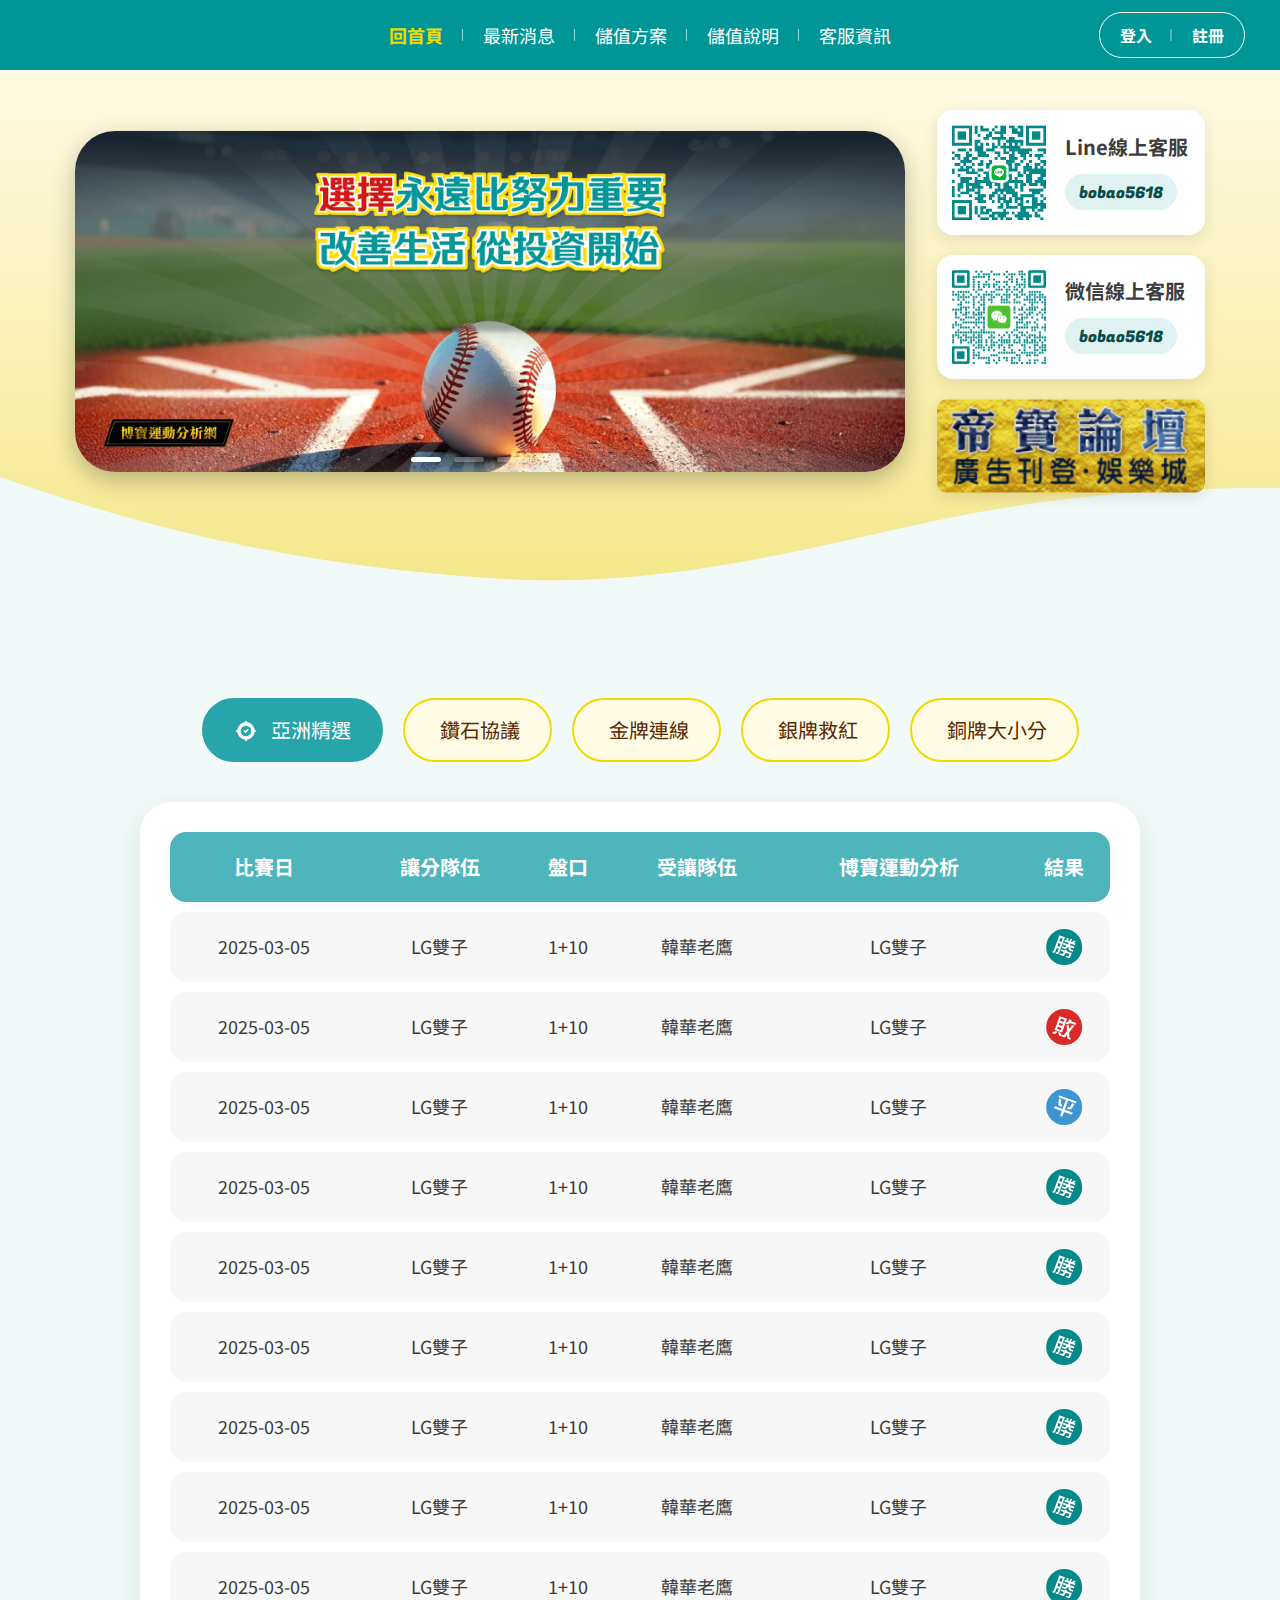
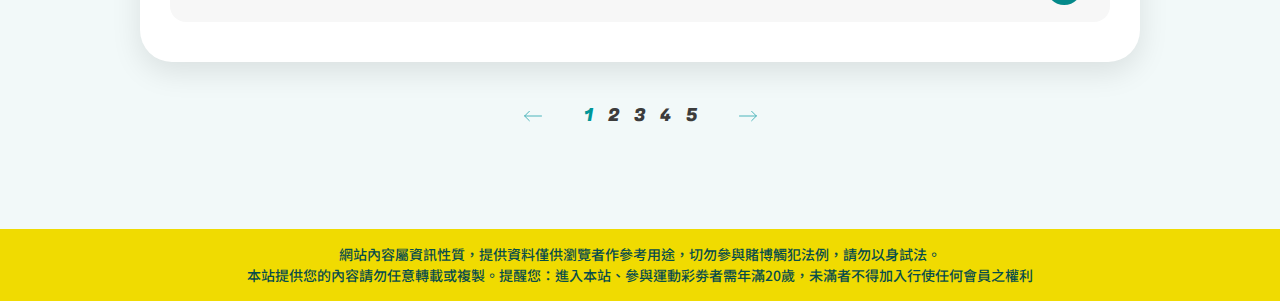
<file: index.html>
<!DOCTYPE html>
<html lang="en">
<head>
    <meta charset="UTF-8">
    <meta name="viewport" content="width=device-width, initial-scale=1.0">
    <title>博寶</title>
    <link rel="preconnect" href="https://fonts.googleapis.com">
    <link rel="preconnect" href="https://fonts.gstatic.com" crossorigin>
    <link href="https://fonts.googleapis.com/css2?family=Fugaz+One&family=Merriweather+Sans:ital,wght@0,300..800;1,300..800&family=Noto+Sans+TC:wght@100..900&display=swap" rel="stylesheet">
    <link rel="stylesheet" href="./public/css/bootstrap/bootstrap.css">
    <link rel="stylesheet" href="./public/css/swiper/swiper-bundle.min.css">
    <link rel="stylesheet" href="./public/css/style.css">
</head>
<body>

    <header class="header">
        <nav class="header_nav">
            <ul>
                <li>
                    <a href="./index.html" class="active">
                        回首頁
                    </a>
                </li>
                <li>
                    <a href="./news.html">
                        最新消息
                    </a>
                </li>
                <li>
                    <a href="./buy.html">
                        儲值方案
                    </a>
                </li>
                <li>
                    <a href="./flow.html">
                        儲值說明
                    </a>
                </li>
                <li>
                    <a href="./contact.html">
                        客服資訊
                    </a>
                </li>
            </ul>
        </nav>
        <nav class="header_member">
            <ul>
                <li><a data-bs-toggle="modal" data-bs-target="#modal-login">登入</a></li>
                <li><a data-bs-toggle="modal" data-bs-target="#modal-signup">註冊</a></li>
            </ul>
        </nav>
        <div class="header_menu d-lg-none">
            <div class="header_menu_bar bar-top"></div>
            <div class="header_menu_bar bar-middle"></div>
            <div class="header_menu_bar bar-bottom"></div>
        </div>
    </header>

    <main>
        <div class="banner">
            <img class="banner_mask" src="./public/img/banner-mask.png" alt="">
            <div class="swiper-container banner_swiper">
                <div class="swiper-wrapper">
                    <div class="swiper-slide">
                        <div class="banner_item">
                            <img class="d-md-block d-none" src="./public/img/banner-1.png" alt="">
                            <img class="d-md-none" src="./public/img/banner-1-m.png" alt="">
                        </div>
                    </div>
                    <div class="swiper-slide">
                        <div class="banner_item">
                            <img class="d-md-block d-none" src="./public/img/banner-2.png" alt="">
                            <img class="d-md-none" src="./public/img/banner-2-m.png" alt="">
                        </div>
                    </div>
                    <div class="swiper-slide">
                        <div class="banner_item">
                            <img class="d-md-block d-none" src="./public/img/banner-3.png" alt="">
                            <img class="d-md-none" src="./public/img/banner-3-m.png" alt="">
                        </div>
                    </div>
                    <div class="swiper-slide">
                        <div class="banner_item">
                            <img class="d-md-block d-none" src="./public/img/banner-4.png" alt="">
                            <img class="d-md-none" src="./public/img/banner-4-m.png" alt="">
                        </div>
                    </div>
                </div>
                <div class="banner_pagination"></div>
            </div>
            <div class="banner_side">
                <div class="banner_contact">
                    <img class="banner_contact_pic" src="./public/img/line.png" alt="">
                    <div class="banner_contact_text">
                        <h3>Line線上客服</h3>
                        <p>bobao5618</p>
                    </div>
                </div>
                <div class="banner_contact">
                    <img class="banner_contact_pic" src="./public/img/wechat.png" alt="">
                    <div class="banner_contact_text">
                        <h3>微信線上客服</h3>
                        <p>bobao5618</p>
                    </div>
                </div>
                <img class="banner_ad" src="./public/img/ad.png" alt="">
            </div>
        </div>

        <div class="mainbar">
            <ul class="nav nav-tabs analyze-tab" id="myTab" role="tablist">
                <li class="nav-item" role="presentation">
                    <button class="nav-link active" id="recent-tab" data-bs-toggle="tab" data-bs-target="#recent-tab-pane" type="button" role="tab" aria-controls="recent-tab-pane" aria-selected="true">
                        <div class="analyze_icon">
                            <svg width="28" height="29" viewBox="0 0 28 29" fill="none" xmlns="http://www.w3.org/2000/svg">
                                <path d="M25.4074 13.4629H24.4607C23.9735 8.4862 20.0029 4.52528 15.037 4.0367V3.09258C15.037 2.51937 14.5727 2.05554 14 2.05554C13.4273 2.05554 12.9629 2.51937 12.9629 3.09258V4.03613C12.962 4.03619 12.961 4.03619 12.96 4.03625C7.99259 4.5237 4.02078 8.48518 3.53334 13.4629H2.59258C2.01988 13.4629 1.55554 13.9268 1.55554 14.5C1.55554 15.0732 2.01988 15.537 2.59258 15.537H3.53334C4.02078 20.5148 7.99259 24.4763 12.96 24.9637C12.961 24.9638 12.962 24.9638 12.9629 24.9638V25.9074C12.9629 26.4806 13.4273 26.9444 14 26.9444C14.5727 26.9444 15.037 26.4806 15.037 25.9074V24.9633C20.0029 24.4747 23.9735 20.5138 24.4607 15.537H25.4074C25.9801 15.537 26.4444 15.0732 26.4444 14.5C26.4444 13.9268 25.9801 13.4629 25.4074 13.4629ZM13.9971 20.8674C10.4919 20.8674 7.62965 18.0156 7.62965 14.5C7.62965 10.9844 10.4919 8.13256 13.9971 8.13256C17.5126 8.13256 20.3645 10.9844 20.3645 14.5C20.3645 18.0156 17.5126 20.8674 13.9971 20.8674Z" fill="white"/>
                                <path d="M15.3348 12.3845L13.3023 14.417L12.6592 13.7741C12.2549 13.3696 11.6015 13.3696 11.1971 13.7741C10.7926 14.1785 10.7926 14.8319 11.1971 15.2363L12.5763 16.6155C12.7734 16.8229 13.043 16.9163 13.3023 16.9163C13.5718 16.9163 13.8415 16.8229 14.0385 16.6155L16.8074 13.8467C17.2119 13.4422 17.2119 12.7889 16.8074 12.3845C16.403 11.98 15.7393 11.98 15.3348 12.3845Z" fill="white"/>
                            </svg>
                        </div>
                        <span>亞洲精選</span>
                    </button>
                </li>
                <li class="nav-item" role="presentation">
                    <button class="nav-link" id="mlb-tab" data-bs-toggle="tab" data-bs-target="#mlb-tab-pane" type="button" role="tab" aria-controls="mlb-tab-pane" aria-selected="true">
                        <div class="analyze_icon">
                            <svg width="24" height="24" viewBox="0 0 24 24" fill="none" xmlns="http://www.w3.org/2000/svg">
                                <path d="M16.7949 12.978L14.117 14.2845C12.6158 15.0126 11.4503 16.2937 10.8662 17.857L9.34806 21.8894C9.29444 22.0333 9.18156 22.1462 9.03766 22.2026C8.76111 22.3042 8.45071 22.166 8.3463 21.8894L6.83098 17.857C6.24403 16.2965 5.08143 15.0239 3.5802 14.2958L0.902276 12.9921C0.795045 12.9385 0.707568 12.851 0.653952 12.7438C0.524141 12.4757 0.637022 12.1569 0.902276 12.0271L3.5802 10.7234C5.08425 9.99531 6.24685 8.71421 6.83098 7.1509L8.34913 3.11851C8.40275 3.00842 8.49303 2.91813 8.60309 2.8645C8.87964 2.72906 9.21261 2.84197 9.35088 3.11851L10.869 7.14246C11.4503 8.70856 12.6158 9.98687 14.117 10.7177L16.7949 12.0186C16.9811 12.1089 17.0968 12.2979 17.0968 12.504C17.094 12.7071 16.9783 12.8905 16.7949 12.978Z" fill="white"/>
                                <path d="M23.2286 5.71803L22.2398 6.20048C21.7094 6.45768 21.2988 6.90819 21.0911 7.45932L20.532 8.94979C20.5001 9.03127 20.4362 9.09517 20.3547 9.12552C20.1981 9.18464 20.024 9.10637 19.9649 8.94979L19.4042 7.45932C19.1981 6.90819 18.7859 6.45768 18.2556 6.20048L17.2667 5.71803C17.206 5.68926 17.1565 5.63975 17.1277 5.57904C17.0542 5.42729 17.1165 5.24675 17.2667 5.17327L18.2556 4.69082C18.7859 4.43364 19.1981 3.98313 19.4042 3.43039L19.9649 1.9415C19.9953 1.87761 20.0464 1.82808 20.1087 1.79614C20.2652 1.71946 20.4537 1.78495 20.532 1.9415L21.0911 3.43039C21.2988 3.98313 21.7094 4.43364 22.2398 4.69082L23.2286 5.17327C23.2893 5.20203 23.3388 5.25154 23.3692 5.31227C23.4427 5.46243 23.3804 5.64455 23.2286 5.71803Z" fill="white"/>
                            </svg>
                        </div>
                        <span>鑽石協議</span>
                    </button>
                </li>
                <li class="nav-item" role="presentation">
                    <button class="nav-link" id="nba-tab" data-bs-toggle="tab" data-bs-target="#nba-tab-pane" type="button" role="tab" aria-controls="nba-tab-pane" aria-selected="true">
                        <div class="analyze_icon">
                            <svg width="24" height="24" viewBox="0 0 24 24" fill="none" xmlns="http://www.w3.org/2000/svg">
                                <path d="M16.5 8.48998L19.5 2.58748C19.5658 2.47347 19.6005 2.34414 19.6005 2.21248C19.6005 2.08083 19.5658 1.9515 19.5 1.83748C19.43 1.73109 19.334 1.64428 19.2212 1.58523C19.1083 1.52618 18.9823 1.49685 18.855 1.49998H14.895C14.7565 1.5004 14.6208 1.53917 14.503 1.61198C14.3852 1.68479 14.2898 1.7888 14.2275 1.91248L12 6.29248L9.74999 1.91248C9.68944 1.79213 9.59759 1.69032 9.48409 1.61773C9.37059 1.54514 9.23964 1.50447 9.10499 1.49998H5.14499C5.01555 1.49923 4.88812 1.53199 4.77509 1.59507C4.66207 1.65816 4.56729 1.74942 4.49999 1.85998C4.43416 1.974 4.39951 2.10333 4.39951 2.23498C4.39951 2.36664 4.43416 2.49597 4.49999 2.60998L7.49999 8.51248C7.56334 8.63477 7.65914 8.73725 7.77688 8.80869C7.89462 8.88013 8.02977 8.91777 8.16749 8.91748H9.86249C9.75373 9.24916 9.69805 9.59593 9.69749 9.94498C9.69007 10.0849 9.69007 10.2251 9.69749 10.365C8.32221 10.9033 7.17812 11.905 6.46284 13.1972C5.74757 14.4893 5.50603 15.9906 5.77994 17.4419C6.05385 18.8931 6.82601 20.2032 7.96305 21.1457C9.10009 22.0882 10.5306 22.604 12.0075 22.604C13.4844 22.604 14.9149 22.0882 16.0519 21.1457C17.189 20.2032 17.9611 18.8931 18.235 17.4419C18.5089 15.9906 18.2674 14.4893 17.5521 13.1972C16.8369 11.905 15.6928 10.9033 14.3175 10.365C14.3377 10.2208 14.3503 10.0755 14.355 9.92998C14.3716 9.58168 14.3362 9.23285 14.25 8.89498H15.8925C16.0199 8.88482 16.1425 8.84228 16.2488 8.7714C16.3552 8.70052 16.4416 8.60365 16.5 8.48998ZM15.81 15.24L13.8975 17.1075L14.3475 19.7475L12 18.4875L9.62999 19.7325L10.08 17.0925L8.16749 15.225L10.815 14.8425L12 12.435L13.185 14.8425L15.81 15.24ZM12.8475 9.93748C12.8475 9.93748 12.8475 9.93748 12.8475 9.98998C12.5671 9.94393 12.284 9.91637 12 9.90748C11.7264 9.90827 11.4532 9.92832 11.1825 9.96748C11.179 9.95269 11.179 9.93728 11.1825 9.92248C11.1726 9.55363 11.2861 9.19204 11.505 8.89498H12.555C12.7712 9.19299 12.882 9.5545 12.87 9.92248L12.8475 9.93748Z" fill="white"/>
                            </svg>
                        </div>
                        <span>金牌連線</span>
                    </button>
                </li>
                <li class="nav-item" role="presentation">
                    <button class="nav-link" id="cpbl-tab" data-bs-toggle="tab" data-bs-target="#cpbl-tab-pane" type="button" role="tab" aria-controls="cpbl-tab-pane" aria-selected="true">
                        <div class="analyze_icon">
                            <svg width="24" height="24" viewBox="0 0 24 24" fill="none" xmlns="http://www.w3.org/2000/svg">
                                <g clip-path="url(#clip0_11_946)">
                                <path d="M20.5657 13.1038C20.3719 12.3785 19.396 11.9765 19.0286 11.3415C18.6559 10.6972 18.7919 9.65263 18.269 9.12978C17.7462 8.60693 16.7016 8.74294 16.0573 8.3702C15.4222 8.00276 15.0204 7.02694 14.295 6.8331C13.581 6.64225 12.7004 7.28462 11.9999 7.28462C11.2996 7.28462 10.4189 6.64225 9.70494 6.8331C8.97958 7.02699 8.57764 8.00281 7.94255 8.37025C7.29831 8.74299 6.25373 8.60698 5.73088 9.12983C5.20803 9.65268 5.34404 10.6973 4.9713 11.3415C4.60386 11.9766 3.62804 12.3785 3.43419 13.1038C3.24682 13.8049 3.88571 14.6388 3.88571 15.3989C3.88571 16.159 3.24682 16.9929 3.43419 17.6939C3.62808 18.4193 4.60391 18.8212 4.97135 19.4563C5.34408 20.1005 5.20807 21.1451 5.73092 21.668C6.25378 22.1908 7.29836 22.0548 7.94259 22.4275C8.57769 22.795 8.97958 23.7708 9.70494 23.9646C10.4189 24.1555 11.2996 23.5131 11.9999 23.5131C12.7003 23.5131 13.581 24.1555 14.2949 23.9646C15.0203 23.7708 15.4222 22.7949 16.0573 22.4275C16.7016 22.0548 17.7462 22.1908 18.269 21.6679C18.7919 21.1451 18.6559 20.1005 19.0286 19.4562C19.396 18.8211 20.3719 18.4193 20.5657 17.6939C20.7531 16.9929 20.1142 16.159 20.1142 15.3988C20.1142 14.6388 20.7531 13.8049 20.5657 13.1038ZM12 21.9716C8.37579 21.9716 5.42727 19.0231 5.42727 15.3988C5.42727 11.7746 8.37579 8.82613 12 8.82613C15.6242 8.82613 18.5727 11.7746 18.5727 15.3988C18.5727 19.0231 15.6242 21.9716 12 21.9716Z" fill="white"/>
                                <path d="M9.34196 5.47476C10.3289 5.21099 11.0706 5.85973 11.9995 5.87861C12.5296 5.86797 13.1507 5.47668 13.6892 5.41299L11.5241 0H5.69891L8.16193 6.15752C8.46994 5.87093 8.85093 5.60599 9.34196 5.47476Z" fill="white"/>
                                <path d="M15.838 6.15752L18.3011 0H13.0383L15.3495 5.77808C15.5314 5.89183 15.6927 6.02226 15.838 6.15752Z" fill="white"/>
                                <path d="M12 10.2322C9.15106 10.2322 6.83328 12.55 6.83328 15.3989C6.83328 18.2478 9.15106 20.5656 12 20.5656C14.8489 20.5656 17.1667 18.2478 17.1667 15.3989C17.1667 12.55 14.8489 10.2322 12 10.2322ZM14.1149 15.3878L12.2296 17.2106H14.1149V18.6166H9.8851V17.5217L12.7088 14.7915V13.6778C12.7088 13.2869 12.3909 12.9689 12 12.9689C11.6091 12.9689 11.2911 13.2869 11.2911 13.6778V15.0896H9.8851V13.6778C9.8851 12.5116 10.8338 11.5629 12 11.5629C13.1661 11.5629 14.1149 12.5116 14.1149 13.6778V15.3878Z" fill="white"/>
                                </g>
                                <defs>
                                <clipPath id="clip0_11_946">
                                <rect width="24" height="24" fill="white"/>
                                </clipPath>
                                </defs>
                            </svg>
                        </div>
                        <span>銀牌救紅</span>
                    </button>
                </li>
                <li class="nav-item" role="presentation">
                    <button class="nav-link" id="npb-tab" data-bs-toggle="tab" data-bs-target="#npb-tab-pane" type="button" role="tab" aria-controls="npb-tab-pane" aria-selected="true">
                        <div class="analyze_icon">
                            <svg width="24" height="24" viewBox="0 0 24 24" fill="none" xmlns="http://www.w3.org/2000/svg">
                                <g clip-path="url(#clip0_11_954)">
                                <path d="M20.5657 13.1038C20.3719 12.3785 19.396 11.9765 19.0286 11.3415C18.6559 10.6972 18.7919 9.65263 18.269 9.12978C17.7462 8.60693 16.7016 8.74294 16.0573 8.3702C15.4222 8.00276 15.0204 7.02694 14.295 6.8331C13.581 6.64225 12.7004 7.28462 11.9999 7.28462C11.2996 7.28462 10.4189 6.64225 9.70494 6.8331C8.97958 7.02699 8.57764 8.00281 7.94255 8.37025C7.29831 8.74299 6.25373 8.60698 5.73088 9.12983C5.20803 9.65268 5.34404 10.6973 4.9713 11.3415C4.60386 11.9766 3.62804 12.3785 3.43419 13.1038C3.24682 13.8049 3.88571 14.6388 3.88571 15.3989C3.88571 16.159 3.24682 16.9929 3.43419 17.6939C3.62808 18.4193 4.60391 18.8212 4.97135 19.4563C5.34408 20.1005 5.20807 21.1451 5.73092 21.668C6.25378 22.1908 7.29836 22.0548 7.94259 22.4275C8.57769 22.795 8.97958 23.7708 9.70494 23.9646C10.4189 24.1555 11.2996 23.5131 11.9999 23.5131C12.7003 23.5131 13.581 24.1555 14.2949 23.9646C15.0203 23.7708 15.4222 22.7949 16.0573 22.4275C16.7016 22.0548 17.7462 22.1908 18.269 21.6679C18.7919 21.1451 18.6559 20.1005 19.0286 19.4562C19.396 18.8211 20.3719 18.4193 20.5657 17.6939C20.7531 16.9929 20.1142 16.159 20.1142 15.3988C20.1142 14.6388 20.7531 13.8049 20.5657 13.1038ZM12 21.9716C8.37579 21.9716 5.42727 19.0231 5.42727 15.3988C5.42727 11.7746 8.37579 8.82613 12 8.82613C15.6242 8.82613 18.5727 11.7746 18.5727 15.3988C18.5727 19.0231 15.6242 21.9716 12 21.9716Z" fill="white"/>
                                <path d="M9.34196 5.47476C10.3289 5.21099 11.0706 5.85973 11.9995 5.87861C12.5296 5.86797 13.1507 5.47668 13.6892 5.41299L11.5241 0H5.69891L8.16193 6.15752C8.46994 5.87093 8.85093 5.60599 9.34196 5.47476Z" fill="white"/>
                                <path d="M15.838 6.15752L18.3011 0H13.0383L15.3495 5.77808C15.5314 5.89183 15.6927 6.02226 15.838 6.15752Z" fill="white"/>
                                <path d="M12 10.2322C9.15109 10.2322 6.83331 12.55 6.83331 15.3989C6.83331 18.2478 9.15109 20.5656 12 20.5656C14.8489 20.5656 17.1667 18.2478 17.1667 15.3989C17.1667 12.55 14.8489 10.2322 12 10.2322ZM14.1705 16.8663C14.1705 18.0631 13.1969 19.0368 12 19.0368C10.8032 19.0368 9.82954 18.0631 9.82954 16.8663H11.2356C11.2356 17.2878 11.5784 17.6307 12 17.6307C12.4215 17.6307 12.7645 17.2878 12.7645 16.8663C12.7645 16.4448 12.4216 16.1019 12 16.1019H11.2694V14.6959H12C12.4215 14.6959 12.7645 14.3529 12.7645 13.9315C12.7645 13.5099 12.4216 13.167 12 13.167C11.5785 13.167 11.2356 13.5099 11.2356 13.9315H9.82954C9.82954 12.7347 10.8032 11.761 12 11.761C13.1969 11.761 14.1705 12.7347 14.1705 13.9315C14.1705 14.4968 13.953 15.0122 13.5976 15.3989C13.953 15.7855 14.1705 16.3009 14.1705 16.8663Z" fill="white"/>
                                </g>
                                <defs>
                                <clipPath id="clip0_11_954">
                                <rect width="24" height="24" fill="white"/>
                                </clipPath>
                                </defs>
                            </svg>
                        </div>
                        <span>銅牌大小分</span>
                    </button>
                </li>
            </ul>
            <div class="analyze mainbar_sec">
                <div class="analyze_inner">
                    <div class="tab-content" id="myTabContent">
                        <div class="tab-pane fade show active" id="recent-tab-pane" role="tabpanel" aria-labelledby="recent-tab" tabindex="0">
                            <div class="analyze_tabContent">
                                <table class="analyze_table">
                                    <tr>
                                        <th><span>比賽日</span></th>
                                        <th><span>讓分<br>隊伍</span></th>
                                        <th><span>盤口</span></th>
                                        <th><span>受讓<br>隊伍</span></th>
                                        <th><span>博寶<br>運動分析</span></th>
                                        <th><span>結果</span></th>
                                    </tr>
                                    <tr>
                                        <td><span>2025-03-05</span></td>
                                        <td><span>LG雙子</span></td>
                                        <td><span>1+10</span></td>
                                        <td><span>韓華老鷹</span></td>
                                        <td><span>LG雙子</span></td>
                                        <td><span><img class="analyze_table_result" src="./public/img/win.svg" alt=""></span></td>
                                    </tr>
                                    <tr>
                                        <td><span>2025-03-05</span></td>
                                        <td><span>LG雙子</span></td>
                                        <td><span>1+10</span></td>
                                        <td><span>韓華老鷹</span></td>
                                        <td><span>LG雙子</span></td>
                                        <td><span><img class="analyze_table_result" src="./public/img/lose.svg" alt=""></span></td>
                                    </tr>
                                    <tr>
                                        <td><span>2025-03-05</span></td>
                                        <td><span>LG雙子</span></td>
                                        <td><span>1+10</span></td>
                                        <td><span>韓華老鷹</span></td>
                                        <td><span>LG雙子</span></td>
                                        <td><span><img class="analyze_table_result" src="./public/img/draw.svg" alt=""></span></td>
                                    </tr>
                                    <tr>
                                        <td><span>2025-03-05</span></td>
                                        <td><span>LG雙子</span></td>
                                        <td><span>1+10</span></td>
                                        <td><span>韓華老鷹</span></td>
                                        <td><span>LG雙子</span></td>
                                        <td><span><img class="analyze_table_result" src="./public/img/win.svg" alt=""></span></td>
                                    </tr>
                                    <tr>
                                        <td><span>2025-03-05</span></td>
                                        <td><span>LG雙子</span></td>
                                        <td><span>1+10</span></td>
                                        <td><span>韓華老鷹</span></td>
                                        <td><span>LG雙子</span></td>
                                        <td><span><img class="analyze_table_result" src="./public/img/win.svg" alt=""></span></td>
                                    </tr>
                                    <tr>
                                        <td><span>2025-03-05</span></td>
                                        <td><span>LG雙子</span></td>
                                        <td><span>1+10</span></td>
                                        <td><span>韓華老鷹</span></td>
                                        <td><span>LG雙子</span></td>
                                        <td><span><img class="analyze_table_result" src="./public/img/win.svg" alt=""></span></td>
                                    </tr>
                                    <tr>
                                        <td><span>2025-03-05</span></td>
                                        <td><span>LG雙子</span></td>
                                        <td><span>1+10</span></td>
                                        <td><span>韓華老鷹</span></td>
                                        <td><span>LG雙子</span></td>
                                        <td><span><img class="analyze_table_result" src="./public/img/win.svg" alt=""></span></td>
                                    </tr>
                                    <tr>
                                        <td><span>2025-03-05</span></td>
                                        <td><span>LG雙子</span></td>
                                        <td><span>1+10</span></td>
                                        <td><span>韓華老鷹</span></td>
                                        <td><span>LG雙子</span></td>
                                        <td><span><img class="analyze_table_result" src="./public/img/win.svg" alt=""></span></td>
                                    </tr>
                                    <tr>
                                        <td><span>2025-03-05</span></td>
                                        <td><span>LG雙子</span></td>
                                        <td><span>1+10</span></td>
                                        <td><span>韓華老鷹</span></td>
                                        <td><span>LG雙子</span></td>
                                        <td><span><img class="analyze_table_result" src="./public/img/win.svg" alt=""></span></td>
                                    </tr>
                                </table>
                            </div>
                        </div>
                        <div class="tab-pane fade" id="mlb-tab-pane" role="tabpanel" aria-labelledby="mlb-tab" tabindex="0">
                            <div class="analyze_tabContent">
                                <table class="analyze_table">
                                    <tr>
                                        <th><span>比賽日</span></th>
                                        <th><span>讓分<br>隊伍</span></th>
                                        <th><span>盤口</span></th>
                                        <th><span>受讓<br>隊伍</span></th>
                                        <th><span>博寶<br>運動分析</span></th>
                                        <th><span>結果</span></th>
                                    </tr>
                                    <tr>
                                        <td><span>2025-03-05</span></td>
                                        <td><span>LG雙子</span></td>
                                        <td><span>1+10</span></td>
                                        <td><span>韓華老鷹</span></td>
                                        <td><span>LG雙子</span></td>
                                        <td><span><img class="analyze_table_result" src="./public/img/win.svg" alt=""></span></td>
                                    </tr>
                                    <tr>
                                        <td><span>2025-03-05</span></td>
                                        <td><span>LG雙子</span></td>
                                        <td><span>1+10</span></td>
                                        <td><span>韓華老鷹</span></td>
                                        <td><span>LG雙子</span></td>
                                        <td><span><img class="analyze_table_result" src="./public/img/lose.svg" alt=""></span></td>
                                    </tr>
                                    <tr>
                                        <td><span>2025-03-05</span></td>
                                        <td><span>LG雙子</span></td>
                                        <td><span>1+10</span></td>
                                        <td><span>韓華老鷹</span></td>
                                        <td><span>LG雙子</span></td>
                                        <td><span><img class="analyze_table_result" src="./public/img/draw.svg" alt=""></span></td>
                                    </tr>
                                    <tr>
                                        <td><span>2025-03-05</span></td>
                                        <td><span>LG雙子</span></td>
                                        <td><span>1+10</span></td>
                                        <td><span>韓華老鷹</span></td>
                                        <td><span>LG雙子</span></td>
                                        <td><span><img class="analyze_table_result" src="./public/img/win.svg" alt=""></span></td>
                                    </tr>
                                    <tr>
                                        <td><span>2025-03-05</span></td>
                                        <td><span>LG雙子</span></td>
                                        <td><span>1+10</span></td>
                                        <td><span>韓華老鷹</span></td>
                                        <td><span>LG雙子</span></td>
                                        <td><span><img class="analyze_table_result" src="./public/img/win.svg" alt=""></span></td>
                                    </tr>
                                    <tr>
                                        <td><span>2025-03-05</span></td>
                                        <td><span>LG雙子</span></td>
                                        <td><span>1+10</span></td>
                                        <td><span>韓華老鷹</span></td>
                                        <td><span>LG雙子</span></td>
                                        <td><span><img class="analyze_table_result" src="./public/img/win.svg" alt=""></span></td>
                                    </tr>
                                    <tr>
                                        <td><span>2025-03-05</span></td>
                                        <td><span>LG雙子</span></td>
                                        <td><span>1+10</span></td>
                                        <td><span>韓華老鷹</span></td>
                                        <td><span>LG雙子</span></td>
                                        <td><span><img class="analyze_table_result" src="./public/img/win.svg" alt=""></span></td>
                                    </tr>
                                    <tr>
                                        <td><span>2025-03-05</span></td>
                                        <td><span>LG雙子</span></td>
                                        <td><span>1+10</span></td>
                                        <td><span>韓華老鷹</span></td>
                                        <td><span>LG雙子</span></td>
                                        <td><span><img class="analyze_table_result" src="./public/img/win.svg" alt=""></span></td>
                                    </tr>
                                    <tr>
                                        <td><span>2025-03-05</span></td>
                                        <td><span>LG雙子</span></td>
                                        <td><span>1+10</span></td>
                                        <td><span>韓華老鷹</span></td>
                                        <td><span>LG雙子</span></td>
                                        <td><span><img class="analyze_table_result" src="./public/img/win.svg" alt=""></span></td>
                                    </tr>
                                </table>
                            </div>
                        </div>
                        <div class="tab-pane fade" id="nba-tab-pane" role="tabpanel" aria-labelledby="nba-tab" tabindex="0">
                            <div class="analyze_tabContent">
                                <table class="analyze_table">
                                    <tr>
                                        <th><span>比賽日</span></th>
                                        <th><span>讓分<br>隊伍</span></th>
                                        <th><span>盤口</span></th>
                                        <th><span>受讓<br>隊伍</span></th>
                                        <th><span>博寶<br>運動分析</span></th>
                                        <th><span>結果</span></th>
                                    </tr>
                                    <tr>
                                        <td><span>2025-03-05</span></td>
                                        <td><span>LG雙子</span></td>
                                        <td><span>1+10</span></td>
                                        <td><span>韓華老鷹</span></td>
                                        <td><span>LG雙子</span></td>
                                        <td><span><img class="analyze_table_result" src="./public/img/win.svg" alt=""></span></td>
                                    </tr>
                                    <tr>
                                        <td><span>2025-03-05</span></td>
                                        <td><span>LG雙子</span></td>
                                        <td><span>1+10</span></td>
                                        <td><span>韓華老鷹</span></td>
                                        <td><span>LG雙子</span></td>
                                        <td><span><img class="analyze_table_result" src="./public/img/lose.svg" alt=""></span></td>
                                    </tr>
                                    <tr>
                                        <td><span>2025-03-05</span></td>
                                        <td><span>LG雙子</span></td>
                                        <td><span>1+10</span></td>
                                        <td><span>韓華老鷹</span></td>
                                        <td><span>LG雙子</span></td>
                                        <td><span><img class="analyze_table_result" src="./public/img/draw.svg" alt=""></span></td>
                                    </tr>
                                    <tr>
                                        <td><span>2025-03-05</span></td>
                                        <td><span>LG雙子</span></td>
                                        <td><span>1+10</span></td>
                                        <td><span>韓華老鷹</span></td>
                                        <td><span>LG雙子</span></td>
                                        <td><span><img class="analyze_table_result" src="./public/img/win.svg" alt=""></span></td>
                                    </tr>
                                    <tr>
                                        <td><span>2025-03-05</span></td>
                                        <td><span>LG雙子</span></td>
                                        <td><span>1+10</span></td>
                                        <td><span>韓華老鷹</span></td>
                                        <td><span>LG雙子</span></td>
                                        <td><span><img class="analyze_table_result" src="./public/img/win.svg" alt=""></span></td>
                                    </tr>
                                    <tr>
                                        <td><span>2025-03-05</span></td>
                                        <td><span>LG雙子</span></td>
                                        <td><span>1+10</span></td>
                                        <td><span>韓華老鷹</span></td>
                                        <td><span>LG雙子</span></td>
                                        <td><span><img class="analyze_table_result" src="./public/img/win.svg" alt=""></span></td>
                                    </tr>
                                    <tr>
                                        <td><span>2025-03-05</span></td>
                                        <td><span>LG雙子</span></td>
                                        <td><span>1+10</span></td>
                                        <td><span>韓華老鷹</span></td>
                                        <td><span>LG雙子</span></td>
                                        <td><span><img class="analyze_table_result" src="./public/img/win.svg" alt=""></span></td>
                                    </tr>
                                    <tr>
                                        <td><span>2025-03-05</span></td>
                                        <td><span>LG雙子</span></td>
                                        <td><span>1+10</span></td>
                                        <td><span>韓華老鷹</span></td>
                                        <td><span>LG雙子</span></td>
                                        <td><span><img class="analyze_table_result" src="./public/img/win.svg" alt=""></span></td>
                                    </tr>
                                    <tr>
                                        <td><span>2025-03-05</span></td>
                                        <td><span>LG雙子</span></td>
                                        <td><span>1+10</span></td>
                                        <td><span>韓華老鷹</span></td>
                                        <td><span>LG雙子</span></td>
                                        <td><span><img class="analyze_table_result" src="./public/img/win.svg" alt=""></span></td>
                                    </tr>
                                </table>
                            </div>
                        </div>
                        <div class="tab-pane fade" id="cpbl-tab-pane" role="tabpanel" aria-labelledby="cpbl-tab" tabindex="0">
                            <div class="analyze_tabContent">
                                <table class="analyze_table">
                                    <tr>
                                        <th><span>比賽日</span></th>
                                        <th><span>讓分<br>隊伍</span></th>
                                        <th><span>盤口</span></th>
                                        <th><span>受讓<br>隊伍</span></th>
                                        <th><span>博寶<br>運動分析</span></th>
                                        <th><span>結果</span></th>
                                    </tr>
                                    <tr>
                                        <td><span>2025-03-05</span></td>
                                        <td><span>LG雙子</span></td>
                                        <td><span>1+10</span></td>
                                        <td><span>韓華老鷹</span></td>
                                        <td><span>LG雙子</span></td>
                                        <td><span><img class="analyze_table_result" src="./public/img/win.svg" alt=""></span></td>
                                    </tr>
                                    <tr>
                                        <td><span>2025-03-05</span></td>
                                        <td><span>LG雙子</span></td>
                                        <td><span>1+10</span></td>
                                        <td><span>韓華老鷹</span></td>
                                        <td><span>LG雙子</span></td>
                                        <td><span><img class="analyze_table_result" src="./public/img/lose.svg" alt=""></span></td>
                                    </tr>
                                    <tr>
                                        <td><span>2025-03-05</span></td>
                                        <td><span>LG雙子</span></td>
                                        <td><span>1+10</span></td>
                                        <td><span>韓華老鷹</span></td>
                                        <td><span>LG雙子</span></td>
                                        <td><span><img class="analyze_table_result" src="./public/img/draw.svg" alt=""></span></td>
                                    </tr>
                                    <tr>
                                        <td><span>2025-03-05</span></td>
                                        <td><span>LG雙子</span></td>
                                        <td><span>1+10</span></td>
                                        <td><span>韓華老鷹</span></td>
                                        <td><span>LG雙子</span></td>
                                        <td><span><img class="analyze_table_result" src="./public/img/win.svg" alt=""></span></td>
                                    </tr>
                                    <tr>
                                        <td><span>2025-03-05</span></td>
                                        <td><span>LG雙子</span></td>
                                        <td><span>1+10</span></td>
                                        <td><span>韓華老鷹</span></td>
                                        <td><span>LG雙子</span></td>
                                        <td><span><img class="analyze_table_result" src="./public/img/win.svg" alt=""></span></td>
                                    </tr>
                                    <tr>
                                        <td><span>2025-03-05</span></td>
                                        <td><span>LG雙子</span></td>
                                        <td><span>1+10</span></td>
                                        <td><span>韓華老鷹</span></td>
                                        <td><span>LG雙子</span></td>
                                        <td><span><img class="analyze_table_result" src="./public/img/win.svg" alt=""></span></td>
                                    </tr>
                                    <tr>
                                        <td><span>2025-03-05</span></td>
                                        <td><span>LG雙子</span></td>
                                        <td><span>1+10</span></td>
                                        <td><span>韓華老鷹</span></td>
                                        <td><span>LG雙子</span></td>
                                        <td><span><img class="analyze_table_result" src="./public/img/win.svg" alt=""></span></td>
                                    </tr>
                                    <tr>
                                        <td><span>2025-03-05</span></td>
                                        <td><span>LG雙子</span></td>
                                        <td><span>1+10</span></td>
                                        <td><span>韓華老鷹</span></td>
                                        <td><span>LG雙子</span></td>
                                        <td><span><img class="analyze_table_result" src="./public/img/win.svg" alt=""></span></td>
                                    </tr>
                                    <tr>
                                        <td><span>2025-03-05</span></td>
                                        <td><span>LG雙子</span></td>
                                        <td><span>1+10</span></td>
                                        <td><span>韓華老鷹</span></td>
                                        <td><span>LG雙子</span></td>
                                        <td><span><img class="analyze_table_result" src="./public/img/win.svg" alt=""></span></td>
                                    </tr>
                                </table>
                            </div>
                        </div>
                        <div class="tab-pane fade" id="npb-tab-pane" role="tabpanel" aria-labelledby="npb-tab" tabindex="0">
                            <div class="analyze_tabContent">
                                <table class="analyze_table">
                                    <tr>
                                        <th><span>比賽日</span></th>
                                        <th><span>讓分<br>隊伍</span></th>
                                        <th><span>盤口</span></th>
                                        <th><span>受讓<br>隊伍</span></th>
                                        <th><span>博寶<br>運動分析</span></th>
                                        <th><span>結果</span></th>
                                    </tr>
                                    <tr>
                                        <td><span>2025-03-05</span></td>
                                        <td><span>LG雙子</span></td>
                                        <td><span>1+10</span></td>
                                        <td><span>韓華老鷹</span></td>
                                        <td><span>LG雙子</span></td>
                                        <td><span><img class="analyze_table_result" src="./public/img/win.svg" alt=""></span></td>
                                    </tr>
                                    <tr>
                                        <td><span>2025-03-05</span></td>
                                        <td><span>LG雙子</span></td>
                                        <td><span>1+10</span></td>
                                        <td><span>韓華老鷹</span></td>
                                        <td><span>LG雙子</span></td>
                                        <td><span><img class="analyze_table_result" src="./public/img/lose.svg" alt=""></span></td>
                                    </tr>
                                    <tr>
                                        <td><span>2025-03-05</span></td>
                                        <td><span>LG雙子</span></td>
                                        <td><span>1+10</span></td>
                                        <td><span>韓華老鷹</span></td>
                                        <td><span>LG雙子</span></td>
                                        <td><span><img class="analyze_table_result" src="./public/img/draw.svg" alt=""></span></td>
                                    </tr>
                                    <tr>
                                        <td><span>2025-03-05</span></td>
                                        <td><span>LG雙子</span></td>
                                        <td><span>1+10</span></td>
                                        <td><span>韓華老鷹</span></td>
                                        <td><span>LG雙子</span></td>
                                        <td><span><img class="analyze_table_result" src="./public/img/win.svg" alt=""></span></td>
                                    </tr>
                                    <tr>
                                        <td><span>2025-03-05</span></td>
                                        <td><span>LG雙子</span></td>
                                        <td><span>1+10</span></td>
                                        <td><span>韓華老鷹</span></td>
                                        <td><span>LG雙子</span></td>
                                        <td><span><img class="analyze_table_result" src="./public/img/win.svg" alt=""></span></td>
                                    </tr>
                                    <tr>
                                        <td><span>2025-03-05</span></td>
                                        <td><span>LG雙子</span></td>
                                        <td><span>1+10</span></td>
                                        <td><span>韓華老鷹</span></td>
                                        <td><span>LG雙子</span></td>
                                        <td><span><img class="analyze_table_result" src="./public/img/win.svg" alt=""></span></td>
                                    </tr>
                                    <tr>
                                        <td><span>2025-03-05</span></td>
                                        <td><span>LG雙子</span></td>
                                        <td><span>1+10</span></td>
                                        <td><span>韓華老鷹</span></td>
                                        <td><span>LG雙子</span></td>
                                        <td><span><img class="analyze_table_result" src="./public/img/win.svg" alt=""></span></td>
                                    </tr>
                                    <tr>
                                        <td><span>2025-03-05</span></td>
                                        <td><span>LG雙子</span></td>
                                        <td><span>1+10</span></td>
                                        <td><span>韓華老鷹</span></td>
                                        <td><span>LG雙子</span></td>
                                        <td><span><img class="analyze_table_result" src="./public/img/win.svg" alt=""></span></td>
                                    </tr>
                                    <tr>
                                        <td><span>2025-03-05</span></td>
                                        <td><span>LG雙子</span></td>
                                        <td><span>1+10</span></td>
                                        <td><span>韓華老鷹</span></td>
                                        <td><span>LG雙子</span></td>
                                        <td><span><img class="analyze_table_result" src="./public/img/win.svg" alt=""></span></td>
                                    </tr>
                                </table>
                            </div>
                        </div>
                    </div>
                </div>
            </div>
            <ul class="pagination">
                <li class="pagination_arrow-prev">
                    <a href="" class="pagination_arrow">
                        <svg width="18" height="12" viewBox="0 0 18 12" fill="none" xmlns="http://www.w3.org/2000/svg">
                            <path d="M17.5 6.00012H0.5" stroke="#4DB5BB" stroke-linecap="round" stroke-linejoin="round"/>
                            <path d="M5.35711 10.7223L0.634888 6.00005L5.35711 1.27783" stroke="#4DB5BB" stroke-linecap="round" stroke-linejoin="round"/>
                        </svg>
                    </a>
                </li>
                <li><a href="" class="active"><span>1</span></a></li>
                <li><a href=""><span>2</span></a></li>
                <li><a href=""><span>3</span></a></li>
                <li><a href=""><span>4</span></a></li>
                <li><a href=""><span>5</span></a></li>
                <li class="pagination_arrow-next">
                    <a href="" class="pagination_arrow">
                        <svg width="18" height="12" viewBox="0 0 18 12" fill="none" xmlns="http://www.w3.org/2000/svg">
                            <path d="M0.5 6.00012H17.5" stroke="#4DB5BB" stroke-linecap="round" stroke-linejoin="round"/>
                            <path d="M12.6429 10.7223L17.3651 6.00005L12.6429 1.27783" stroke="#4DB5BB" stroke-linecap="round" stroke-linejoin="round"/>
                        </svg>
                    </a>
                </li>
            </ul>
        </div>
    </main>

    <footer class="footer">
        <p>
            網站內容屬資訊性質，提供資料僅供瀏覽者作參考用途，切勿參與賭博觸犯法例，請勿以身試法。<br>
            本站提供您的內容請勿任意轉載或複製。提醒您：進入本站、參與運動彩劵者需年滿20歲，未滿者不得加入行使任何會員之權利
        </p>
    </footer>

    <div class="modal fade modal-member" id="modal-login" tabindex="-1" aria-labelledby="modal-loginLabel" aria-hidden="true">
        <div class="modal-dialog">
            <div class="modal-content">
                <div class="modal-body">
                    <img class="modal-member_x" data-bs-dismiss="modal" src="./public/img/x.svg" alt="">
                    <h2 class="modal-member_title">會員登入</h2>
                    <div>
                        <div class="modal-member_input">
                            <label for="">帳號</label>
                            <input type="text" placeholder="請輸入">
                        </div>
                        <div class="modal-member_input">
                            <label for="">密碼</label>
                            <input type="password" placeholder="請輸入">
                        </div>
                    </div>
                    <button class="btn-common">登入</button>
                </div>
            </div>
        </div>
    </div>

    <div class="modal fade modal-member" id="modal-signup" tabindex="-1" aria-labelledby="modal-signupLabel" aria-hidden="true">
        <div class="modal-dialog">
            <div class="modal-content">
                <div class="modal-body">
                    <img class="modal-member_x" data-bs-dismiss="modal" src="./public/img/x.svg" alt="">
                    <h2 class="modal-member_title">會員註冊</h2>
                    <div>
                        <p class="modal-member_intro">請先閱讀本站相關規定與條約同意後方可完成註冊會員</p>
                        <div class="modal-member_input lg">
                            <label for="">帳號</label>
                            <input type="text" placeholder="請輸入">
                        </div>
                        <div class="modal-member_input lg">
                            <label for="">密碼</label>
                            <input type="password" placeholder="請輸入">
                        </div>
                        <div class="modal-member_input lg">
                            <label for="">確認密碼</label>
                            <input type="password" placeholder="請輸入">
                        </div>
                        <div class="modal-member_input lg">
                            <label for="">暱稱</label>
                            <input type="text" placeholder="請輸入">
                        </div>
                        <div class="modal-member_input lg">
                            <label for="">電子信箱</label>
                            <input type="email" placeholder="請輸入">
                        </div>
                        <div class="modal-member_input lg">
                            <label for="">Line</label>
                            <input type="text" placeholder="請輸入">
                        </div>
                        <div class="modal-member_input lg">
                            <label for="">聯絡手機</label>
                            <input type="text" placeholder="請輸入">
                        </div>
                    </div>
                    <div class="d-flex align-items-center justify-content-between">
                        <div class="d-flex align-items-center gap-2 modal-member_checkbox">
                            <input type="checkbox">
                            <label for="">已閱讀 <a href="./term.html" target="_blank">相關條款</a> 同意註冊</label>
                        </div>
                        <button class="btn-common m-0">註冊</button>
                    </div>
                </div>
            </div>
        </div>
    </div>
    

    <script src="./public/js/jquery/jquery.min.js"></script>
    <script src="./public/js/bootstrap/bootstrap.bundle.min.js"></script>
    <script src="./public/js/swiper/swiper-bundle.min.js"></script>
    <script src="./public/js/common.js"></script>

    <script>
        var swiperBanner = new Swiper(".banner_swiper", {
            slidesPerView: 1,
            loop: true,
            pagination: {
                el: ".banner_pagination",
                clickable: true,
            },
            autoplay: {
                delay: 5000,
                disableOnInteraction: false,
            },
            speed: 1000,
            effect: "flip",
        })
    </script>
</body>
</html>
</file>
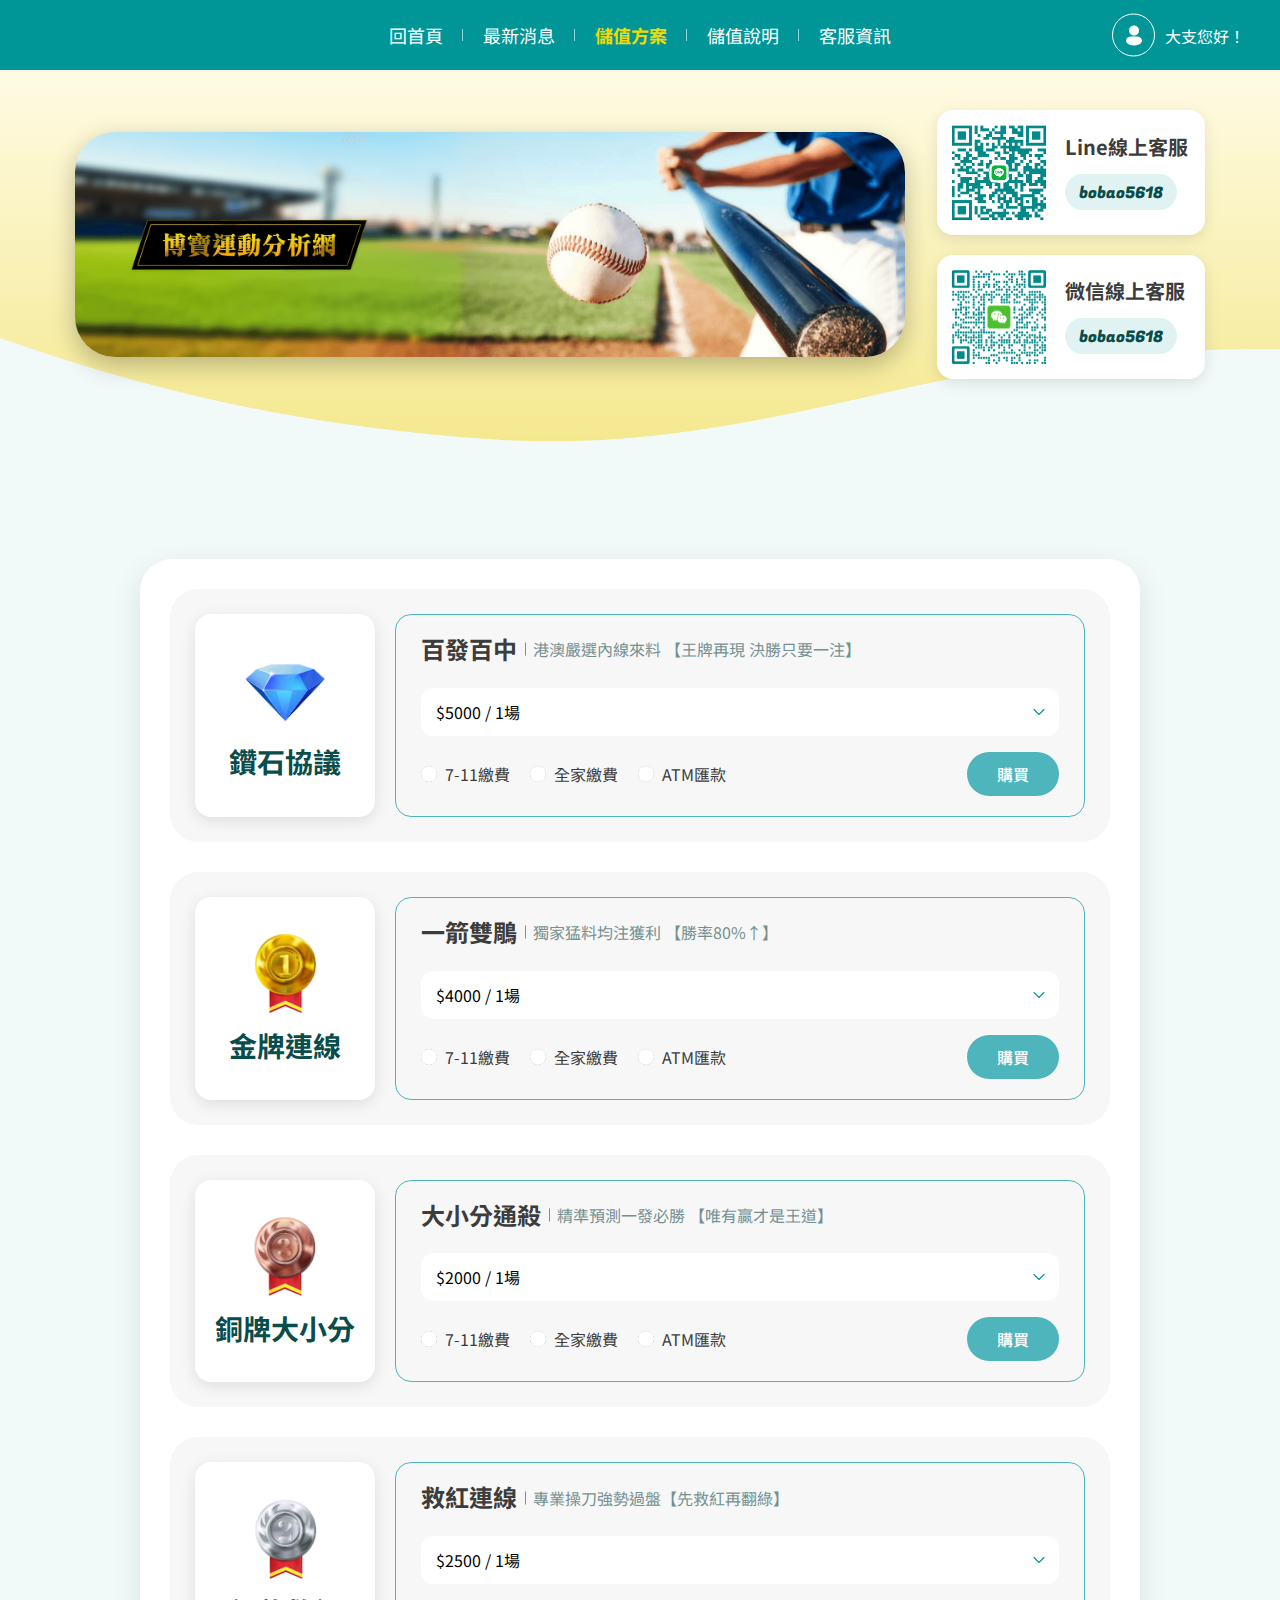
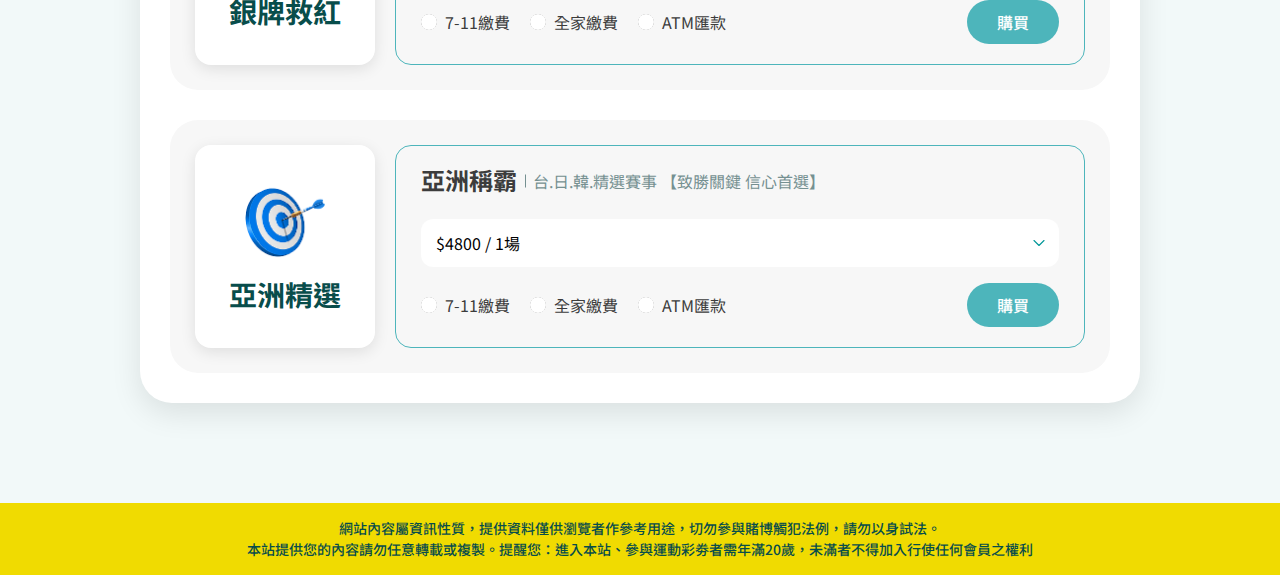
<file: buy-login.html>
<!DOCTYPE html>
<html lang="en">
<head>
    <meta charset="UTF-8">
    <meta name="viewport" content="width=device-width, initial-scale=1.0">
    <title>博寶</title>
    <link rel="preconnect" href="https://fonts.googleapis.com">
    <link rel="preconnect" href="https://fonts.gstatic.com" crossorigin>
    <link href="https://fonts.googleapis.com/css2?family=Fugaz+One&family=Merriweather+Sans:ital,wght@0,300..800;1,300..800&family=Noto+Sans+TC:wght@100..900&display=swap" rel="stylesheet">
    <link rel="stylesheet" href="./public/css/bootstrap/bootstrap.css">
    <link rel="stylesheet" href="./public/css/swiper/swiper-bundle.min.css">
    <link rel="stylesheet" href="./public/css/style.css">
</head>
<body>

    <header class="header">
        <nav class="header_nav">
            <ul>
                <li>
                    <a href="./index.html">
                        回首頁
                    </a>
                </li>
                <li>
                    <a href="./news.html">
                        最新消息
                    </a>
                </li>
                <li>
                    <a href="./buy.html" class="active">
                        儲值方案
                    </a>
                </li>
                <li>
                    <a href="./flow.html">
                        儲值說明
                    </a>
                </li>
                <li>
                    <a href="./contact.html">
                        客服資訊
                    </a>
                </li>
            </ul>
        </nav>
        <nav class="header_member login">
            <button>
                <svg width="24" height="24" viewBox="0 0 24 24" fill="none" xmlns="http://www.w3.org/2000/svg">
                    <path fill-rule="evenodd" clip-rule="evenodd" d="M12 2C9.23857 2 7 4.23858 7 7C7 9.76142 9.23857 12 12 12C14.7614 12 17 9.76142 17 7C17 4.23858 14.7614 2 12 2Z" fill="white"/>
                    <path fill-rule="evenodd" clip-rule="evenodd" d="M8.99992 13C7.33717 13 5.73815 13.7585 4.80107 14.9004C4.32547 15.48 3.99113 16.1971 3.96202 16.9919C3.93229 17.8036 4.22528 18.5958 4.8295 19.2871C6.30206 20.9716 8.65319 22 11.9999 22C15.3466 22 17.6978 20.9716 19.1703 19.2871C19.7746 18.5958 20.0675 17.8036 20.0378 16.9919C20.0087 16.1971 19.6744 15.48 19.1988 14.9004C18.2617 13.7585 16.6627 13 14.9999 13H8.99992Z" fill="white"/>
                </svg>
                <ul>
                    <li><a href="./record.html">點數/訂單查詢</a></li>
                    <li><a href="">登出</a></li>
                </ul>
            </button>
            <p class="header_member_name">大支您好！</p>
        </nav>
        <div class="header_menu d-lg-none">
            <div class="header_menu_bar bar-top"></div>
            <div class="header_menu_bar bar-middle"></div>
            <div class="header_menu_bar bar-bottom"></div>
        </div>
    </header>

    <main>
        <div class="banner banner-inner">
            <img class="banner_mask" src="./public/img/banner-mask.png" alt="">
            <div class="banner-inner_main">
                <img class="d-sm-block d-none" src="./public/img/banner-inner.png" alt="">
                <img class="d-sm-none" src="./public/img/banner-inner-m.png" alt="">
            </div>
            <div class="banner_side">
                <div class="banner_contact">
                    <img class="banner_contact_pic" src="./public/img/line.png" alt="">
                    <div class="banner_contact_text">
                        <h3>Line線上客服</h3>
                        <p>bobao5618</p>
                    </div>
                </div>
                <div class="banner_contact">
                    <img class="banner_contact_pic" src="./public/img/wechat.png" alt="">
                    <div class="banner_contact_text">
                        <h3>微信線上客服</h3>
                        <p>bobao5618</p>
                    </div>
                </div>
            </div>
        </div>

        <div class="mainbar">
            <div class="mainbar_sec">
                <div class="buy">
                    <div class="buy_item">
                        <div class="buy_pic">
                            <img src="./public/img/diamond-color.png" alt="">
                            <h3>鑽石協議</h3>
                        </div>
                        <div class="buy_text">
                            <div class="buy_title">
                                <h2>百發百中</h2>
                                <p>
                                    港澳嚴選內線來料 【王牌再現 決勝只要一注】
                                </p>
                            </div>
                            <select name="" id="">
                                <option value="">$5000 / 1場</option>
                                <option value="">$12800 / 3場</option>
                                <option value="">$26800 / 7場</option>
                            </select>
                            <div class="d-flex align-items-sm-center align-items-end justify-content-between">
                                <div class="d-sm-flex align-items-center buy_pay">
                                    <div class="d-flex align-items-center buy_pay_item">
                                        <input type="radio" id="daimond-711" name="daimond-pay">
                                        <label for="daimond-711">7-11繳費</label>
                                    </div>
                                    <div class="d-flex align-items-center buy_pay_item">
                                        <input type="radio" id="daimond-family" name="daimond-pay">
                                        <label for="daimond-family">全家繳費</label>
                                    </div>
                                    <div class="d-flex align-items-center buy_pay_item">
                                        <input type="radio" id="daimond-atm" name="daimond-pay">
                                        <label for="daimond-atm">ATM匯款</label>
                                    </div>
                                </div>
                                <button class="btn-common ms-auto">購買</button>
                            </div>
                        </div>
                    </div>
                    <div class="buy_item">
                        <div class="buy_pic">
                            <img src="./public/img/gold-color.png" alt="">
                            <h3>金牌連線</h3>
                        </div>
                        <div class="buy_text">
                            <div class="buy_title">
                                <h2>一箭雙鵰</h2>
                                <p>
                                    獨家猛料均注獲利 【勝率80%↑】
                                </p>
                            </div>
                            <select name="" id="">
                                <option value="">$4000 / 1場</option>
                                <option value="">$10000 / 3場</option>
                                <option value="">$19800 / 7場</option>
                            </select>
                            <div class="d-flex align-items-sm-center align-items-end justify-content-between">
                                <div class="d-sm-flex align-items-center buy_pay">
                                    <div class="d-flex align-items-center buy_pay_item">
                                        <input type="radio" id="gold-711" name="gold-pay">
                                        <label for="gold-711">7-11繳費</label>
                                    </div>
                                    <div class="d-flex align-items-center buy_pay_item">
                                        <input type="radio" id="gold-family" name="gold-pay">
                                        <label for="gold-family">全家繳費</label>
                                    </div>
                                    <div class="d-flex align-items-center buy_pay_item">
                                        <input type="radio" id="gold-atm" name="gold-pay">
                                        <label for="gold-atm">ATM匯款</label>
                                    </div>
                                </div>
                                <button class="btn-common ms-auto">購買</button>
                            </div>
                        </div>
                    </div>
                    <div class="buy_item">
                        <div class="buy_pic">
                            <img src="./public/img/bronze-color.png" alt="">
                            <h3>銅牌大小分</h3>
                        </div>
                        <div class="buy_text">
                            <div class="buy_title">
                                <h2>大小分通殺</h2>
                                <p>
                                    精準預測一發必勝 【唯有贏才是王道】
                                </p>
                            </div>
                            <select name="" id="">
                                <option value="">$2000 / 1場</option>
                                <option value="">$5000 / 3場</option>
                                <option value="">$9800 / 7場</option>
                            </select>
                            <div class="d-flex align-items-sm-center align-items-end justify-content-between">
                                <div class="d-sm-flex align-items-center buy_pay">
                                    <div class="d-flex align-items-center buy_pay_item">
                                        <input type="radio" id="bronze-711" name="bronze-pay">
                                        <label for="bronze-711">7-11繳費</label>
                                    </div>
                                    <div class="d-flex align-items-center buy_pay_item">
                                        <input type="radio" id="bronze-family" name="bronze-pay">
                                        <label for="bronze-family">全家繳費</label>
                                    </div>
                                    <div class="d-flex align-items-center buy_pay_item">
                                        <input type="radio" id="bronze-atm" name="bronze-pay">
                                        <label for="bronze-atm">ATM匯款</label>
                                    </div>
                                </div>
                                <button class="btn-common ms-auto">購買</button>
                            </div>
                        </div>
                    </div>
                    <div class="buy_item">
                        <div class="buy_pic">
                            <img src="./public/img/silver-color.png" alt="">
                            <h3>銀牌救紅</h3>
                        </div>
                        <div class="buy_text">
                            <div class="buy_title">
                                <h2>救紅連線</h2>
                                <p>
                                    專業操刀強勢過盤【先救紅再翻綠】
                                </p>
                            </div>
                            <select name="" id="">
                                <option value="">$2500 / 1場</option>
                                <option value="">$6600 / 3場</option>
                                <option value="">$14000 / 7場</option>
                            </select>
                            <div class="d-flex align-items-sm-center align-items-end justify-content-between">
                                <div class="d-sm-flex align-items-center buy_pay">
                                    <div class="d-flex align-items-center buy_pay_item">
                                        <input type="radio" id="silver-711" name="silver-pay">
                                        <label for="silver-711">7-11繳費</label>
                                    </div>
                                    <div class="d-flex align-items-center buy_pay_item">
                                        <input type="radio" id="silver-family" name="silver-pay">
                                        <label for="silver-family">全家繳費</label>
                                    </div>
                                    <div class="d-flex align-items-center buy_pay_item">
                                        <input type="radio" id="silver-atm" name="silver-pay">
                                        <label for="silver-atm">ATM匯款</label>
                                    </div>
                                </div>
                                <button class="btn-common ms-auto">購買</button>
                            </div>
                        </div>
                    </div>
                    <div class="buy_item">
                        <div class="buy_pic">
                            <img src="./public/img/select-color.png" alt="">
                            <h3>亞洲精選</h3>
                        </div>
                        <div class="buy_text">
                            <div class="buy_title">
                                <h2>亞洲稱霸</h2>
                                <p>
                                    台.日.韓.精選賽事 【致勝關鍵 信心首選】
                                </p>
                            </div>
                            <select name="" id="">
                                <option value="">$4800 / 1場</option>
                                <option value="">$10800 / 3場</option>
                                <option value="">$15800 / 7場</option>
                            </select>
                            <div class="d-flex align-items-sm-center align-items-end justify-content-between">
                                <div class="d-sm-flex align-items-center buy_pay">
                                    <div class="d-flex align-items-center buy_pay_item">
                                        <input type="radio" id="select-711" name="select-pay">
                                        <label for="select-711">7-11繳費</label>
                                    </div>
                                    <div class="d-flex align-items-center buy_pay_item">
                                        <input type="radio" id="select-family" name="select-pay">
                                        <label for="select-family">全家繳費</label>
                                    </div>
                                    <div class="d-flex align-items-center buy_pay_item">
                                        <input type="radio" id="select-atm" name="select-pay">
                                        <label for="select-atm">ATM匯款</label>
                                    </div>
                                </div>
                                <button class="btn-common ms-auto">購買</button>
                            </div>
                        </div>
                    </div>
                </div>
            </div>
        </div>

        
    </main>

    <footer class="footer">
        <p>
            網站內容屬資訊性質，提供資料僅供瀏覽者作參考用途，切勿參與賭博觸犯法例，請勿以身試法。<br>
            本站提供您的內容請勿任意轉載或複製。提醒您：進入本站、參與運動彩劵者需年滿20歲，未滿者不得加入行使任何會員之權利
        </p>
    </footer>

    <div class="modal fade modal-member" id="modal-login" tabindex="-1" aria-labelledby="modal-loginLabel" aria-hidden="true">
        <div class="modal-dialog">
            <div class="modal-content">
                <div class="modal-body">
                    <img class="modal-member_x" data-bs-dismiss="modal" src="./public/img/x.svg" alt="">
                    <h2 class="modal-member_title">會員登入</h2>
                    <div>
                        <div class="modal-member_input">
                            <label for="">帳號</label>
                            <input type="text" placeholder="請輸入">
                        </div>
                        <div class="modal-member_input">
                            <label for="">密碼</label>
                            <input type="password" placeholder="請輸入">
                        </div>
                    </div>
                    <button class="btn-common">登入</button>
                </div>
            </div>
        </div>
    </div>

    <div class="modal fade modal-member" id="modal-signup" tabindex="-1" aria-labelledby="modal-signupLabel" aria-hidden="true">
        <div class="modal-dialog">
            <div class="modal-content">
                <div class="modal-body">
                    <img class="modal-member_x" data-bs-dismiss="modal" src="./public/img/x.svg" alt="">
                    <h2 class="modal-member_title">會員註冊</h2>
                    <div>
                        <p class="modal-member_intro">請先閱讀本站相關規定與條約同意後方可完成註冊會員</p>
                        <div class="modal-member_input lg">
                            <label for="">帳號</label>
                            <input type="text" placeholder="請輸入">
                        </div>
                        <div class="modal-member_input lg">
                            <label for="">密碼</label>
                            <input type="password" placeholder="請輸入">
                        </div>
                        <div class="modal-member_input lg">
                            <label for="">確認密碼</label>
                            <input type="password" placeholder="請輸入">
                        </div>
                        <div class="modal-member_input lg">
                            <label for="">暱稱</label>
                            <input type="text" placeholder="請輸入">
                        </div>
                        <div class="modal-member_input lg">
                            <label for="">電子信箱</label>
                            <input type="email" placeholder="請輸入">
                        </div>
                        <div class="modal-member_input lg">
                            <label for="">Line</label>
                            <input type="text" placeholder="請輸入">
                        </div>
                        <div class="modal-member_input lg">
                            <label for="">聯絡手機</label>
                            <input type="text" placeholder="請輸入">
                        </div>
                    </div>
                    <div class="d-flex align-items-sm-center align-items-end justify-content-between">
                        <div class="d-flex align-items-center gap-2 modal-member_checkbox">
                            <input type="checkbox">
                            <label for="">已閱讀 <a href="./term.html" target="_blank">相關條款</a> 同意註冊</label>
                        </div>
                        <button class="btn-common m-0">註冊</button>
                    </div>
                </div>
            </div>
        </div>
    </div>
    

    <script src="./public/js/jquery/jquery.min.js"></script>
    <script src="./public/js/bootstrap/bootstrap.bundle.min.js"></script>
    <script src="./public/js/swiper/swiper-bundle.min.js"></script>
    <script src="./public/js/common.js"></script>

</body>
</html>
</file>
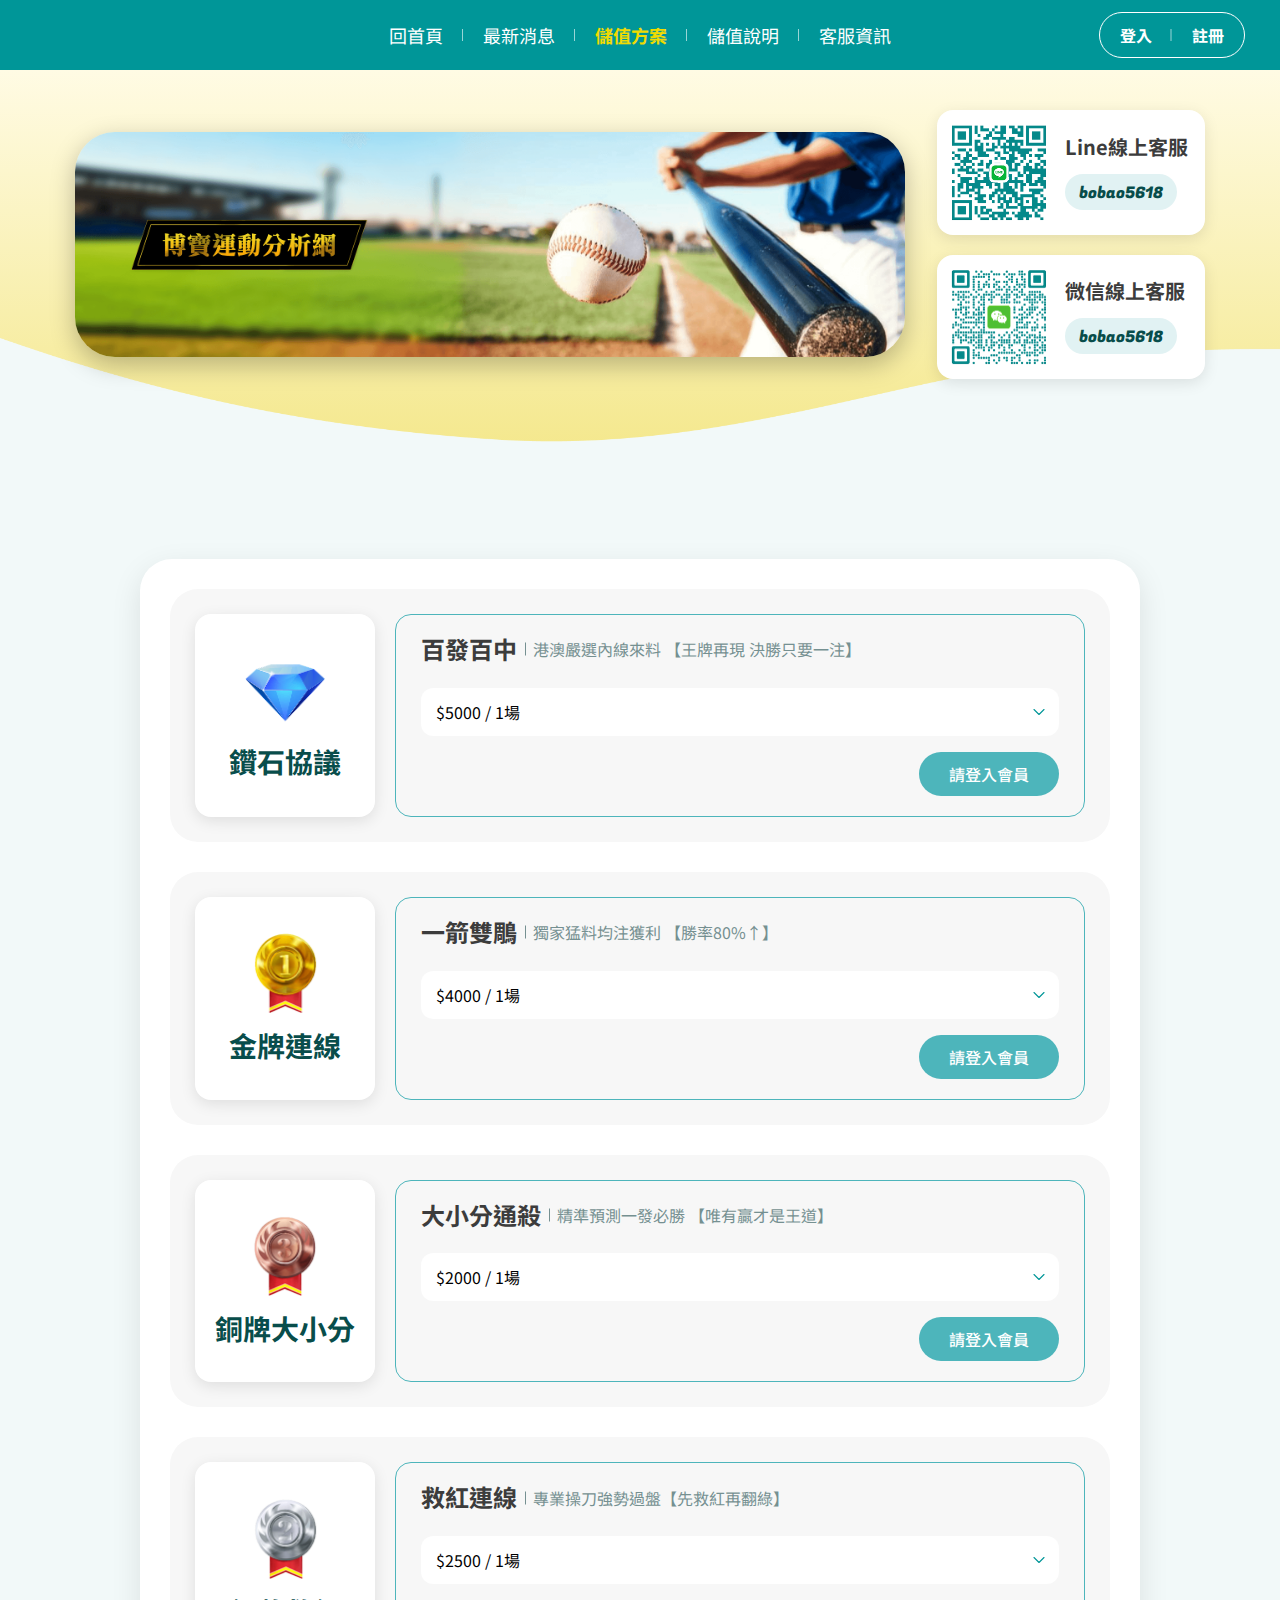
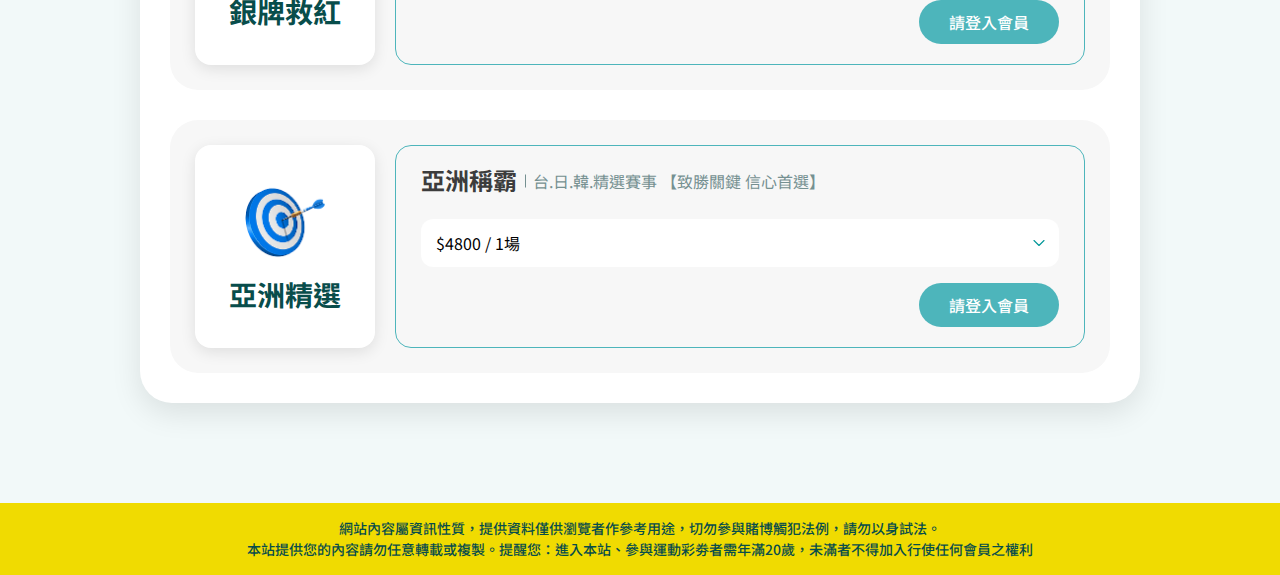
<file: buy.html>
<!DOCTYPE html>
<html lang="en">
<head>
    <meta charset="UTF-8">
    <meta name="viewport" content="width=device-width, initial-scale=1.0">
    <title>博寶</title>
    <link rel="preconnect" href="https://fonts.googleapis.com">
    <link rel="preconnect" href="https://fonts.gstatic.com" crossorigin>
    <link href="https://fonts.googleapis.com/css2?family=Fugaz+One&family=Merriweather+Sans:ital,wght@0,300..800;1,300..800&family=Noto+Sans+TC:wght@100..900&display=swap" rel="stylesheet">
    <link rel="stylesheet" href="./public/css/bootstrap/bootstrap.css">
    <link rel="stylesheet" href="./public/css/swiper/swiper-bundle.min.css">
    <link rel="stylesheet" href="./public/css/style.css">
</head>
<body>

    <header class="header">
        <nav class="header_nav">
            <ul>
                <li>
                    <a href="./index.html">
                        回首頁
                    </a>
                </li>
                <li>
                    <a href="./news.html">
                        最新消息
                    </a>
                </li>
                <li>
                    <a href="./buy.html" class="active">
                        儲值方案
                    </a>
                </li>
                <li>
                    <a href="./flow.html">
                        儲值說明
                    </a>
                </li>
                <li>
                    <a href="./contact.html">
                        客服資訊
                    </a>
                </li>
            </ul>
        </nav>
        <nav class="header_member">
            <ul>
                <li><a data-bs-toggle="modal" data-bs-target="#modal-login">登入</a></li>
                <li><a data-bs-toggle="modal" data-bs-target="#modal-signup">註冊</a></li>
            </ul>
        </nav>
        <div class="header_menu d-lg-none">
            <div class="header_menu_bar bar-top"></div>
            <div class="header_menu_bar bar-middle"></div>
            <div class="header_menu_bar bar-bottom"></div>
        </div>
    </header>

    <main>
        <div class="banner banner-inner">
            <img class="banner_mask" src="./public/img/banner-mask.png" alt="">
            <div class="banner-inner_main">
                <img class="d-sm-block d-none" src="./public/img/banner-inner.png" alt="">
                <img class="d-sm-none" src="./public/img/banner-inner-m.png" alt="">
            </div>
            <div class="banner_side">
                <div class="banner_contact">
                    <img class="banner_contact_pic" src="./public/img/line.png" alt="">
                    <div class="banner_contact_text">
                        <h3>Line線上客服</h3>
                        <p>bobao5618</p>
                    </div>
                </div>
                <div class="banner_contact">
                    <img class="banner_contact_pic" src="./public/img/wechat.png" alt="">
                    <div class="banner_contact_text">
                        <h3>微信線上客服</h3>
                        <p>bobao5618</p>
                    </div>
                </div>
            </div>
        </div>

        <div class="mainbar">
            <div class="mainbar_sec">
                <div class="buy">
                    <div class="buy_item">
                        <div class="buy_pic">
                            <img src="./public/img/diamond-color.png" alt="">
                            <h3>鑽石協議</h3>
                        </div>
                        <div class="buy_text">
                            <div class="buy_title">
                                <h2>百發百中</h2>
                                <p>
                                    港澳嚴選內線來料 【王牌再現 決勝只要一注】
                                </p>
                            </div>
                            <select name="" id="">
                                <option value="">$5000 / 1場</option>
                                <option value="">$12800 / 3場</option>
                                <option value="">$26800 / 7場</option>
                            </select>
                            <button class="btn-common ms-auto" data-bs-toggle="modal" data-bs-target="#modal-login">請登入會員</button>
                        </div>
                    </div>
                    <div class="buy_item">
                        <div class="buy_pic">
                            <img src="./public/img/gold-color.png" alt="">
                            <h3>金牌連線</h3>
                        </div>
                        <div class="buy_text">
                            <div class="buy_title">
                                <h2>一箭雙鵰</h2>
                                <p>
                                    獨家猛料均注獲利 【勝率80%↑】
                                </p>
                            </div>
                            <select name="" id="">
                                <option value="">$4000 / 1場</option>
                                <option value="">$10000 / 3場</option>
                                <option value="">$19800 / 7場</option>
                            </select>
                            <button class="btn-common ms-auto" data-bs-toggle="modal" data-bs-target="#modal-login">請登入會員</button>
                        </div>
                    </div>
                    <div class="buy_item">
                        <div class="buy_pic">
                            <img src="./public/img/bronze-color.png" alt="">
                            <h3>銅牌大小分</h3>
                        </div>
                        <div class="buy_text">
                            <div class="buy_title">
                                <h2>大小分通殺</h2>
                                <p>
                                    精準預測一發必勝 【唯有贏才是王道】
                                </p>
                            </div>
                            <select name="" id="">
                                <option value="">$2000 / 1場</option>
                                <option value="">$5000 / 3場</option>
                                <option value="">$9800 / 7場</option>
                            </select>
                            <button class="btn-common ms-auto" data-bs-toggle="modal" data-bs-target="#modal-login">請登入會員</button>
                        </div>
                    </div>
                    <div class="buy_item">
                        <div class="buy_pic">
                            <img src="./public/img/silver-color.png" alt="">
                            <h3>銀牌救紅</h3>
                        </div>
                        <div class="buy_text">
                            <div class="buy_title">
                                <h2>救紅連線</h2>
                                <p>
                                    專業操刀強勢過盤【先救紅再翻綠】
                                </p>
                            </div>
                            <select name="" id="">
                                <option value="">$2500 / 1場</option>
                                <option value="">$6600 / 3場</option>
                                <option value="">$14000 / 7場</option>
                            </select>
                            <button class="btn-common ms-auto" data-bs-toggle="modal" data-bs-target="#modal-login">請登入會員</button>
                        </div>
                    </div>
                    <div class="buy_item">
                        <div class="buy_pic">
                            <img src="./public/img/select-color.png" alt="">
                            <h3>亞洲精選</h3>
                        </div>
                        <div class="buy_text">
                            <div class="buy_title">
                                <h2>亞洲稱霸</h2>
                                <p>
                                    台.日.韓.精選賽事 【致勝關鍵 信心首選】
                                </p>
                            </div>
                            <select name="" id="">
                                <option value="">$4800 / 1場</option>
                                <option value="">$10800 / 3場</option>
                                <option value="">$15800 / 7場</option>
                            </select>
                            <button class="btn-common ms-auto" data-bs-toggle="modal" data-bs-target="#modal-login">請登入會員</button>
                        </div>
                    </div>
                </div>
            </div>
        </div>

        
    </main>

    <footer class="footer">
        <p>
            網站內容屬資訊性質，提供資料僅供瀏覽者作參考用途，切勿參與賭博觸犯法例，請勿以身試法。<br>
            本站提供您的內容請勿任意轉載或複製。提醒您：進入本站、參與運動彩劵者需年滿20歲，未滿者不得加入行使任何會員之權利
        </p>
    </footer>

    <div class="modal fade modal-member" id="modal-login" tabindex="-1" aria-labelledby="modal-loginLabel" aria-hidden="true">
        <div class="modal-dialog">
            <div class="modal-content">
                <div class="modal-body">
                    <img class="modal-member_x" data-bs-dismiss="modal" src="./public/img/x.svg" alt="">
                    <h2 class="modal-member_title">會員登入</h2>
                    <div>
                        <div class="modal-member_input">
                            <label for="">帳號</label>
                            <input type="text" placeholder="請輸入">
                        </div>
                        <div class="modal-member_input">
                            <label for="">密碼</label>
                            <input type="password" placeholder="請輸入">
                        </div>
                    </div>
                    <button class="btn-common">登入</button>
                </div>
            </div>
        </div>
    </div>

    <div class="modal fade modal-member" id="modal-signup" tabindex="-1" aria-labelledby="modal-signupLabel" aria-hidden="true">
        <div class="modal-dialog">
            <div class="modal-content">
                <div class="modal-body">
                    <img class="modal-member_x" data-bs-dismiss="modal" src="./public/img/x.svg" alt="">
                    <h2 class="modal-member_title">會員註冊</h2>
                    <div>
                        <p class="modal-member_intro">請先閱讀本站相關規定與條約同意後方可完成註冊會員</p>
                        <div class="modal-member_input lg">
                            <label for="">帳號</label>
                            <input type="text" placeholder="請輸入">
                        </div>
                        <div class="modal-member_input lg">
                            <label for="">密碼</label>
                            <input type="password" placeholder="請輸入">
                        </div>
                        <div class="modal-member_input lg">
                            <label for="">確認密碼</label>
                            <input type="password" placeholder="請輸入">
                        </div>
                        <div class="modal-member_input lg">
                            <label for="">暱稱</label>
                            <input type="text" placeholder="請輸入">
                        </div>
                        <div class="modal-member_input lg">
                            <label for="">電子信箱</label>
                            <input type="email" placeholder="請輸入">
                        </div>
                        <div class="modal-member_input lg">
                            <label for="">Line</label>
                            <input type="text" placeholder="請輸入">
                        </div>
                        <div class="modal-member_input lg">
                            <label for="">聯絡手機</label>
                            <input type="text" placeholder="請輸入">
                        </div>
                    </div>
                    <div class="d-flex align-items-center justify-content-between">
                        <div class="d-flex align-items-center gap-2 modal-member_checkbox">
                            <input type="checkbox">
                            <label for="">已閱讀 <a href="./term.html" target="_blank">相關條款</a> 同意註冊</label>
                        </div>
                        <button class="btn-common m-0">註冊</button>
                    </div>
                </div>
            </div>
        </div>
    </div>
    

    <script src="./public/js/jquery/jquery.min.js"></script>
    <script src="./public/js/bootstrap/bootstrap.bundle.min.js"></script>
    <script src="./public/js/swiper/swiper-bundle.min.js"></script>
    <script src="./public/js/common.js"></script>

</body>
</html>
</file>
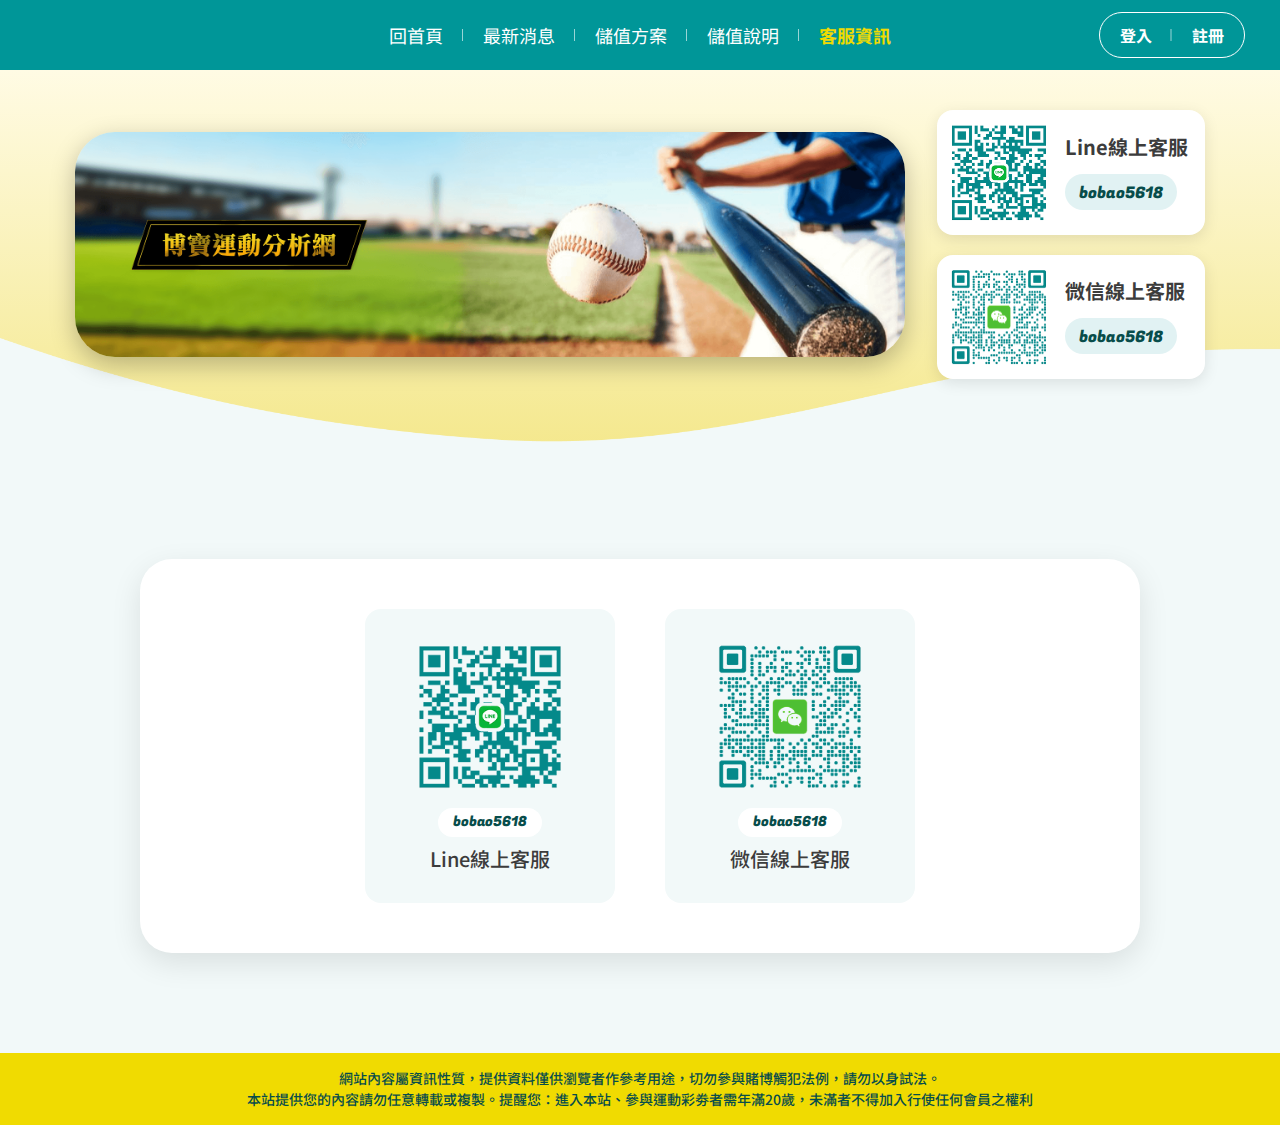
<file: contact.html>
<!DOCTYPE html>
<html lang="en">
<head>
    <meta charset="UTF-8">
    <meta name="viewport" content="width=device-width, initial-scale=1.0">
    <title>博寶</title>
    <link rel="preconnect" href="https://fonts.googleapis.com">
    <link rel="preconnect" href="https://fonts.gstatic.com" crossorigin>
    <link href="https://fonts.googleapis.com/css2?family=Fugaz+One&family=Merriweather+Sans:ital,wght@0,300..800;1,300..800&family=Noto+Sans+TC:wght@100..900&display=swap" rel="stylesheet">
    <link rel="stylesheet" href="./public/css/bootstrap/bootstrap.css">
    <link rel="stylesheet" href="./public/css/swiper/swiper-bundle.min.css">
    <link rel="stylesheet" href="./public/css/style.css">
</head>
<body>

    <header class="header">
        <nav class="header_nav">
            <ul>
                <li>
                    <a href="./index.html">
                        回首頁
                    </a>
                </li>
                <li>
                    <a href="./news.html">
                        最新消息
                    </a>
                </li>
                <li>
                    <a href="./buy.html">
                        儲值方案
                    </a>
                </li>
                <li>
                    <a href="./flow.html">
                        儲值說明
                    </a>
                </li>
                <li>
                    <a href="./contact.html" class="active">
                        客服資訊
                    </a>
                </li>
            </ul>
        </nav>
        <nav class="header_member">
            <ul>
                <li><a data-bs-toggle="modal" data-bs-target="#modal-login">登入</a></li>
                <li><a data-bs-toggle="modal" data-bs-target="#modal-signup">註冊</a></li>
            </ul>
        </nav>
        <div class="header_menu d-lg-none">
            <div class="header_menu_bar bar-top"></div>
            <div class="header_menu_bar bar-middle"></div>
            <div class="header_menu_bar bar-bottom"></div>
        </div>
    </header>

    <main>
        <div class="banner banner-inner">
            <img class="banner_mask" src="./public/img/banner-mask.png" alt="">
            <div class="banner-inner_main">
                <img class="d-sm-block d-none" src="./public/img/banner-inner.png" alt="">
                <img class="d-sm-none" src="./public/img/banner-inner-m.png" alt="">
            </div>
            <div class="banner_side">
                <div class="banner_contact">
                    <img class="banner_contact_pic" src="./public/img/line.png" alt="">
                    <div class="banner_contact_text">
                        <h3>Line線上客服</h3>
                        <p>bobao5618</p>
                    </div>
                </div>
                <div class="banner_contact">
                    <img class="banner_contact_pic" src="./public/img/wechat.png" alt="">
                    <div class="banner_contact_text">
                        <h3>微信線上客服</h3>
                        <p>bobao5618</p>
                    </div>
                </div>
            </div>
        </div>

        <div class="mainbar">
            <div class="mainbar_sec contact">
                <div class="contact_qrcode">
                    <div class="contact_qrcode_item">
                        <img src="./public/img/line.png" alt="">
                        <h3>bobao5618</h3>
                        <h2>Line線上客服</h2>
                    </div>
                    <div class="contact_qrcode_item">
                        <img src="./public/img/wechat.png" alt="">
                        <h3>bobao5618</h3>
                        <h2>微信線上客服</h2>
                    </div>
                </div>
            </div>
        </div>

        
    </main>

    <footer class="footer">
        <p>
            網站內容屬資訊性質，提供資料僅供瀏覽者作參考用途，切勿參與賭博觸犯法例，請勿以身試法。<br>
            本站提供您的內容請勿任意轉載或複製。提醒您：進入本站、參與運動彩劵者需年滿20歲，未滿者不得加入行使任何會員之權利
        </p>
    </footer>

    <div class="modal fade modal-member" id="modal-login" tabindex="-1" aria-labelledby="modal-loginLabel" aria-hidden="true">
        <div class="modal-dialog">
            <div class="modal-content">
                <div class="modal-body">
                    <img class="modal-member_x" data-bs-dismiss="modal" src="./public/img/x.svg" alt="">
                    <h2 class="modal-member_title">會員登入</h2>
                    <div>
                        <div class="modal-member_input">
                            <label for="">帳號</label>
                            <input type="text" placeholder="請輸入">
                        </div>
                        <div class="modal-member_input">
                            <label for="">密碼</label>
                            <input type="password" placeholder="請輸入">
                        </div>
                    </div>
                    <button class="btn-common">登入</button>
                </div>
            </div>
        </div>
    </div>

    <div class="modal fade modal-member" id="modal-signup" tabindex="-1" aria-labelledby="modal-signupLabel" aria-hidden="true">
        <div class="modal-dialog">
            <div class="modal-content">
                <div class="modal-body">
                    <img class="modal-member_x" data-bs-dismiss="modal" src="./public/img/x.svg" alt="">
                    <h2 class="modal-member_title">會員註冊</h2>
                    <div>
                        <p class="modal-member_intro">請先閱讀本站相關規定與條約同意後方可完成註冊會員</p>
                        <div class="modal-member_input lg">
                            <label for="">帳號</label>
                            <input type="text" placeholder="請輸入">
                        </div>
                        <div class="modal-member_input lg">
                            <label for="">密碼</label>
                            <input type="password" placeholder="請輸入">
                        </div>
                        <div class="modal-member_input lg">
                            <label for="">確認密碼</label>
                            <input type="password" placeholder="請輸入">
                        </div>
                        <div class="modal-member_input lg">
                            <label for="">暱稱</label>
                            <input type="text" placeholder="請輸入">
                        </div>
                        <div class="modal-member_input lg">
                            <label for="">電子信箱</label>
                            <input type="email" placeholder="請輸入">
                        </div>
                        <div class="modal-member_input lg">
                            <label for="">Line</label>
                            <input type="text" placeholder="請輸入">
                        </div>
                        <div class="modal-member_input lg">
                            <label for="">聯絡手機</label>
                            <input type="text" placeholder="請輸入">
                        </div>
                    </div>
                    <div class="d-flex align-items-center justify-content-between">
                        <div class="d-flex align-items-center gap-2 modal-member_checkbox">
                            <input type="checkbox">
                            <label for="">已閱讀 <a href="./term.html" target="_blank">相關條款</a> 同意註冊</label>
                        </div>
                        <button class="btn-common m-0">註冊</button>
                    </div>
                </div>
            </div>
        </div>
    </div>
    

    <script src="./public/js/jquery/jquery.min.js"></script>
    <script src="./public/js/bootstrap/bootstrap.bundle.min.js"></script>
    <script src="./public/js/swiper/swiper-bundle.min.js"></script>
    <script src="./public/js/common.js"></script>

</body>
</html>
</file>
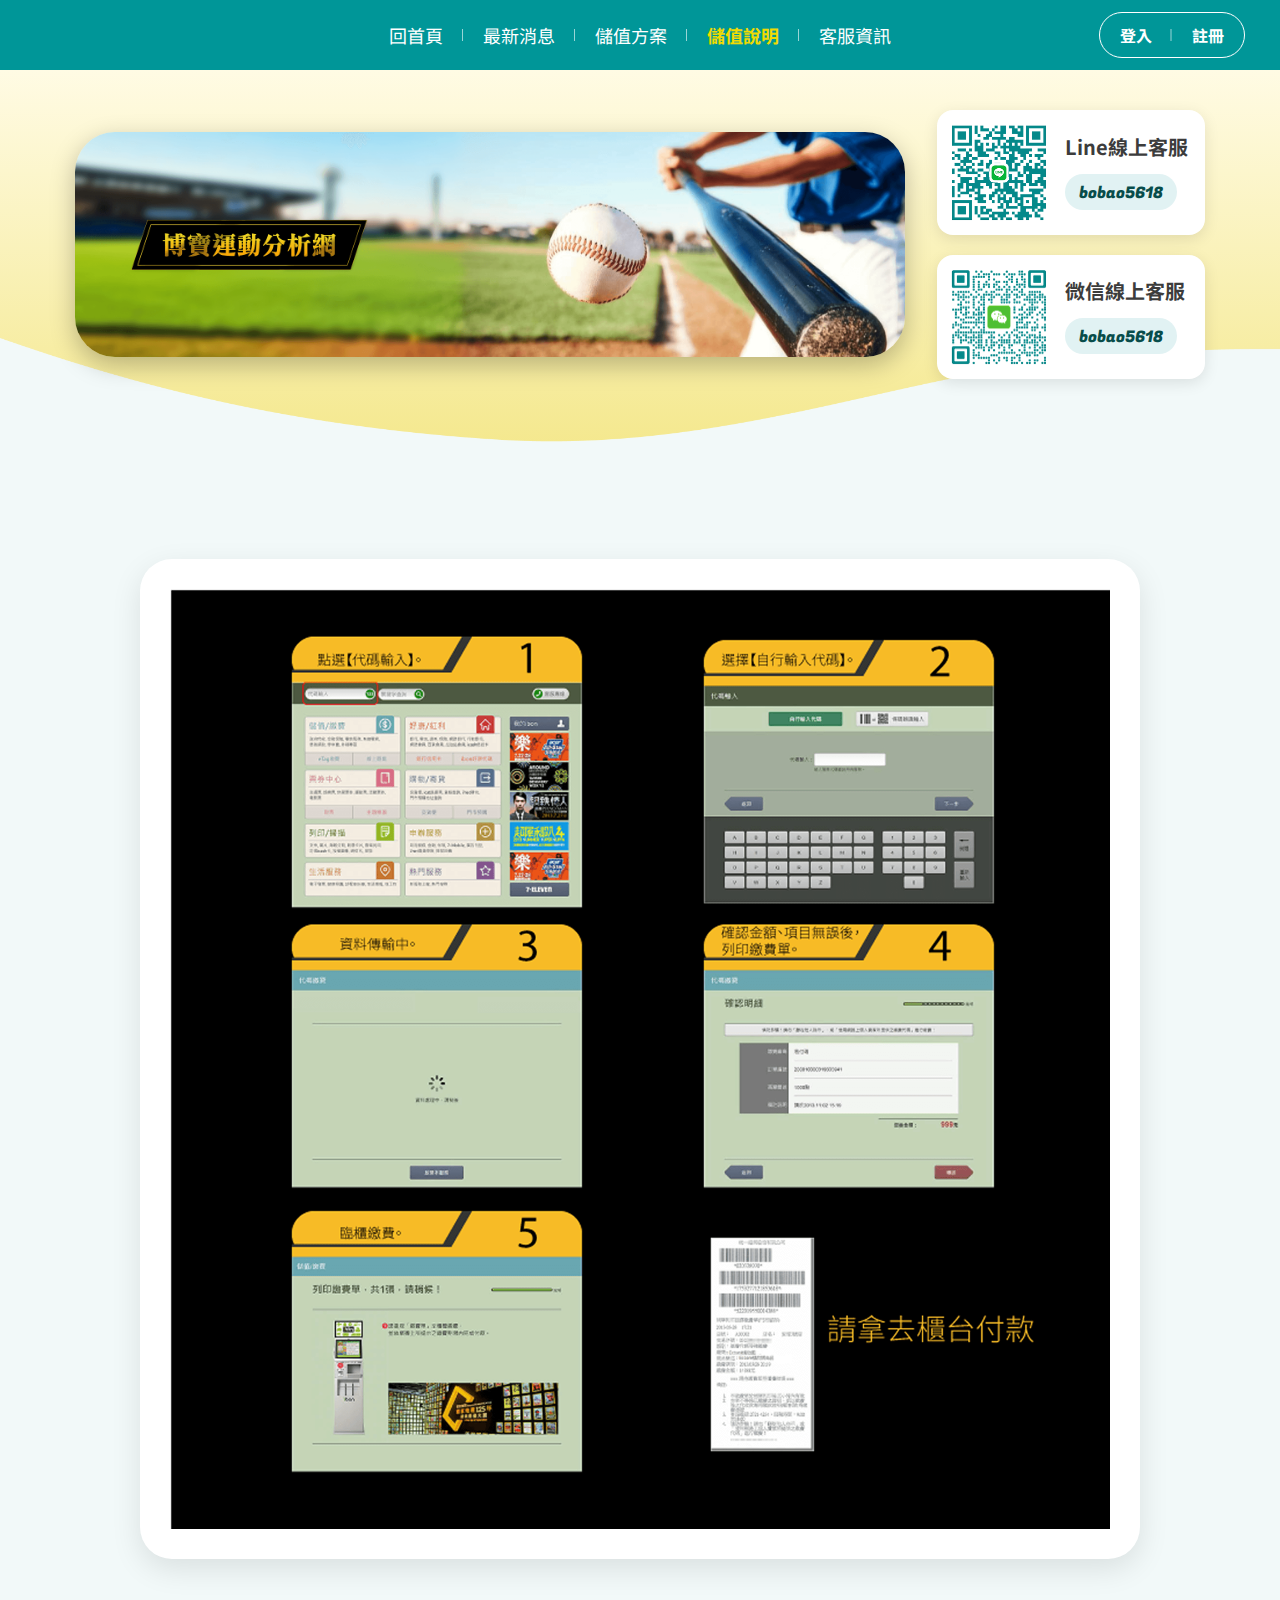
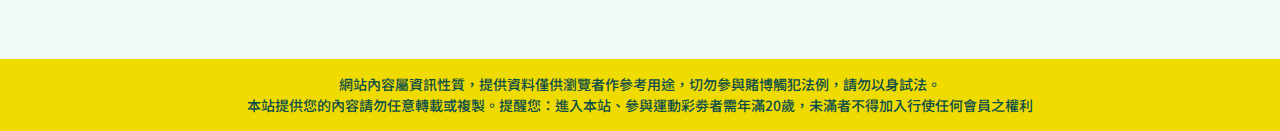
<file: flow.html>
<!DOCTYPE html>
<html lang="en">
<head>
    <meta charset="UTF-8">
    <meta name="viewport" content="width=device-width, initial-scale=1.0">
    <title>博寶</title>
    <link rel="preconnect" href="https://fonts.googleapis.com">
    <link rel="preconnect" href="https://fonts.gstatic.com" crossorigin>
    <link href="https://fonts.googleapis.com/css2?family=Fugaz+One&family=Merriweather+Sans:ital,wght@0,300..800;1,300..800&family=Noto+Sans+TC:wght@100..900&display=swap" rel="stylesheet">
    <link rel="stylesheet" href="./public/css/bootstrap/bootstrap.css">
    <link rel="stylesheet" href="./public/css/swiper/swiper-bundle.min.css">
    <link rel="stylesheet" href="./public/css/style.css">
</head>
<body>

    <header class="header">
        <nav class="header_nav">
            <ul>
                <li>
                    <a href="./index.html">
                        回首頁
                    </a>
                </li>
                <li>
                    <a href="./news.html">
                        最新消息
                    </a>
                </li>
                <li>
                    <a href="./buy.html">
                        儲值方案
                    </a>
                </li>
                <li>
                    <a href="./flow.html" class="active">
                        儲值說明
                    </a>
                </li>
                <li>
                    <a href="./contact.html">
                        客服資訊
                    </a>
                </li>
            </ul>
        </nav>
        <nav class="header_member">
            <ul>
                <li><a data-bs-toggle="modal" data-bs-target="#modal-login">登入</a></li>
                <li><a data-bs-toggle="modal" data-bs-target="#modal-signup">註冊</a></li>
            </ul>
        </nav>
        <div class="header_menu d-lg-none">
            <div class="header_menu_bar bar-top"></div>
            <div class="header_menu_bar bar-middle"></div>
            <div class="header_menu_bar bar-bottom"></div>
        </div>
    </header>

    <main>
        <div class="banner banner-inner">
            <img class="banner_mask" src="./public/img/banner-mask.png" alt="">
            <div class="banner-inner_main">
                <img class="d-sm-block d-none" src="./public/img/banner-inner.png" alt="">
                <img class="d-sm-none" src="./public/img/banner-inner-m.png" alt="">
            </div>
            <div class="banner_side">
                <div class="banner_contact">
                    <img class="banner_contact_pic" src="./public/img/line.png" alt="">
                    <div class="banner_contact_text">
                        <h3>Line線上客服</h3>
                        <p>bobao5618</p>
                    </div>
                </div>
                <div class="banner_contact">
                    <img class="banner_contact_pic" src="./public/img/wechat.png" alt="">
                    <div class="banner_contact_text">
                        <h3>微信線上客服</h3>
                        <p>bobao5618</p>
                    </div>
                </div>
            </div>
        </div>

        <div class="mainbar">
            <div class="mainbar_sec">
                <img class="w-100" src="./public/img/flow.png" alt="">
            </div>
        </div>

    </main>

    <footer class="footer">
        <p>
            網站內容屬資訊性質，提供資料僅供瀏覽者作參考用途，切勿參與賭博觸犯法例，請勿以身試法。<br>
            本站提供您的內容請勿任意轉載或複製。提醒您：進入本站、參與運動彩劵者需年滿20歲，未滿者不得加入行使任何會員之權利
        </p>
    </footer>

    <div class="modal fade modal-member" id="modal-login" tabindex="-1" aria-labelledby="modal-loginLabel" aria-hidden="true">
        <div class="modal-dialog">
            <div class="modal-content">
                <div class="modal-body">
                    <img class="modal-member_x" data-bs-dismiss="modal" src="./public/img/x.svg" alt="">
                    <h2 class="modal-member_title">會員登入</h2>
                    <div>
                        <div class="modal-member_input">
                            <label for="">帳號</label>
                            <input type="text" placeholder="請輸入">
                        </div>
                        <div class="modal-member_input">
                            <label for="">密碼</label>
                            <input type="password" placeholder="請輸入">
                        </div>
                    </div>
                    <button class="btn-common">登入</button>
                </div>
            </div>
        </div>
    </div>

    <div class="modal fade modal-member" id="modal-signup" tabindex="-1" aria-labelledby="modal-signupLabel" aria-hidden="true">
        <div class="modal-dialog">
            <div class="modal-content">
                <div class="modal-body">
                    <img class="modal-member_x" data-bs-dismiss="modal" src="./public/img/x.svg" alt="">
                    <h2 class="modal-member_title">會員註冊</h2>
                    <div>
                        <p class="modal-member_intro">請先閱讀本站相關規定與條約同意後方可完成註冊會員</p>
                        <div class="modal-member_input lg">
                            <label for="">帳號</label>
                            <input type="text" placeholder="請輸入">
                        </div>
                        <div class="modal-member_input lg">
                            <label for="">密碼</label>
                            <input type="password" placeholder="請輸入">
                        </div>
                        <div class="modal-member_input lg">
                            <label for="">確認密碼</label>
                            <input type="password" placeholder="請輸入">
                        </div>
                        <div class="modal-member_input lg">
                            <label for="">暱稱</label>
                            <input type="text" placeholder="請輸入">
                        </div>
                        <div class="modal-member_input lg">
                            <label for="">電子信箱</label>
                            <input type="email" placeholder="請輸入">
                        </div>
                        <div class="modal-member_input lg">
                            <label for="">Line</label>
                            <input type="text" placeholder="請輸入">
                        </div>
                        <div class="modal-member_input lg">
                            <label for="">聯絡手機</label>
                            <input type="text" placeholder="請輸入">
                        </div>
                    </div>
                    <div class="d-flex align-items-center justify-content-between">
                        <div class="d-flex align-items-center gap-2 modal-member_checkbox">
                            <input type="checkbox">
                            <label for="">已閱讀 <a href="./term.html" target="_blank">相關條款</a> 同意註冊</label>
                        </div>
                        <button class="btn-common m-0">註冊</button>
                    </div>
                </div>
            </div>
        </div>
    </div>
    

    <script src="./public/js/jquery/jquery.min.js"></script>
    <script src="./public/js/bootstrap/bootstrap.bundle.min.js"></script>
    <script src="./public/js/swiper/swiper-bundle.min.js"></script>
    <script src="./public/js/common.js"></script>

</body>
</html>
</file>
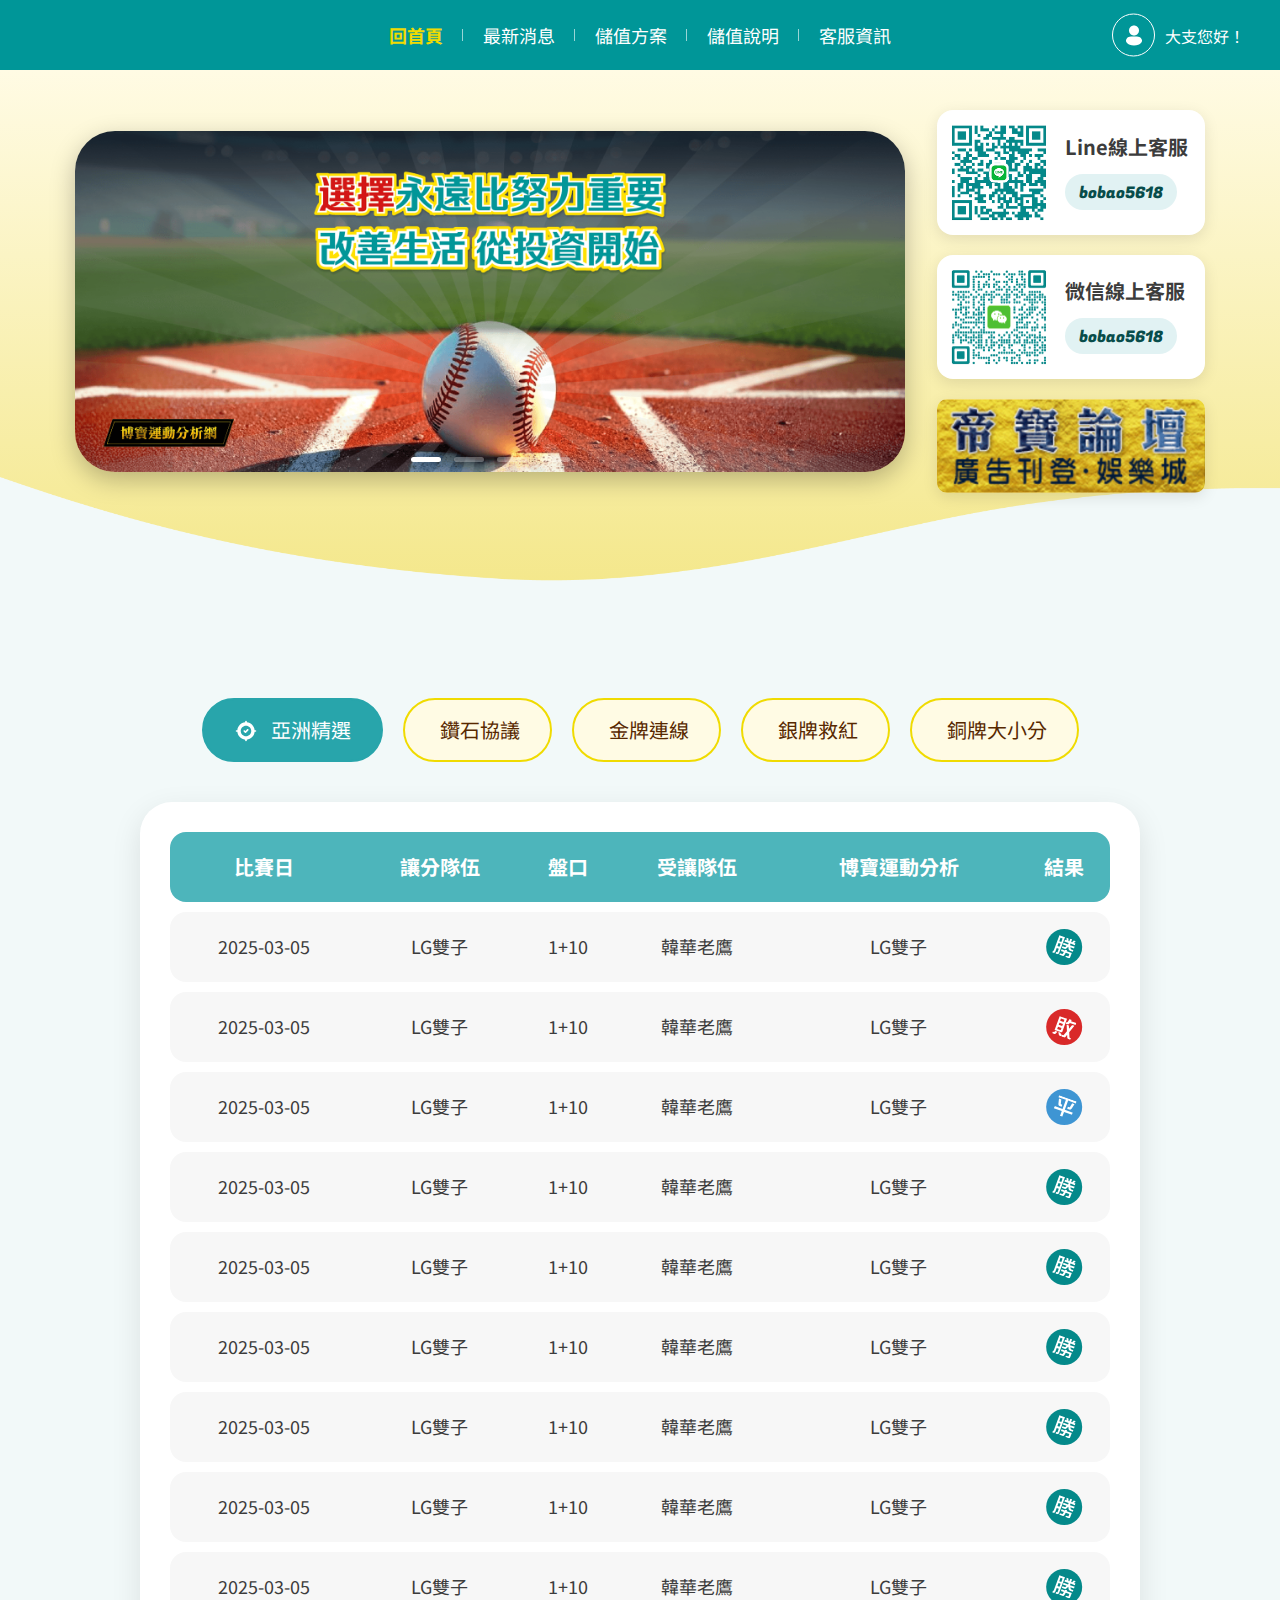
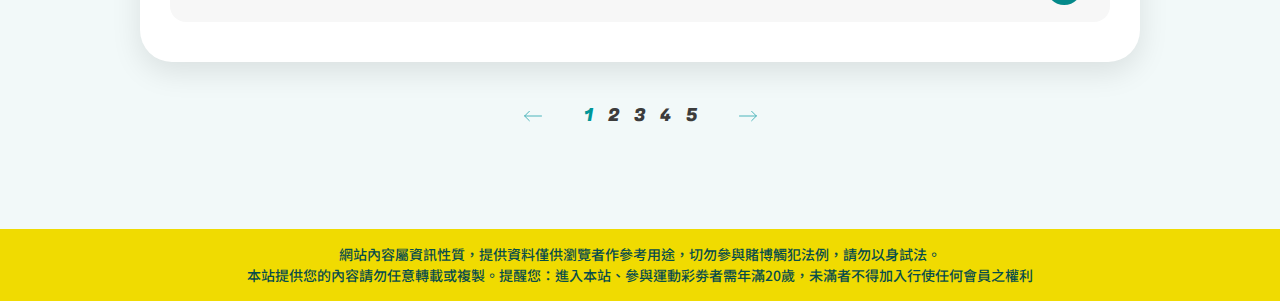
<file: index-login.html>
<!DOCTYPE html>
<html lang="en">
<head>
    <meta charset="UTF-8">
    <meta name="viewport" content="width=device-width, initial-scale=1.0">
    <title>博寶</title>
    <link rel="preconnect" href="https://fonts.googleapis.com">
    <link rel="preconnect" href="https://fonts.gstatic.com" crossorigin>
    <link href="https://fonts.googleapis.com/css2?family=Fugaz+One&family=Merriweather+Sans:ital,wght@0,300..800;1,300..800&family=Noto+Sans+TC:wght@100..900&display=swap" rel="stylesheet">
    <link rel="stylesheet" href="./public/css/bootstrap/bootstrap.css">
    <link rel="stylesheet" href="./public/css/swiper/swiper-bundle.min.css">
    <link rel="stylesheet" href="./public/css/style.css">
</head>
<body>

    <header class="header">
        <nav class="header_nav">
            <ul>
                <li>
                    <a href="./index.html" class="active">
                        回首頁
                    </a>
                </li>
                <li>
                    <a href="./news.html">
                        最新消息
                    </a>
                </li>
                <li>
                    <a href="./buy-login.html">
                        儲值方案
                    </a>
                </li>
                <li>
                    <a href="./flow.html">
                        儲值說明
                    </a>
                </li>
                <li>
                    <a href="./contact.html">
                        客服資訊
                    </a>
                </li>
            </ul>
        </nav>
        <nav class="header_member login">
            <button>
                <svg width="24" height="24" viewBox="0 0 24 24" fill="none" xmlns="http://www.w3.org/2000/svg">
                    <path fill-rule="evenodd" clip-rule="evenodd" d="M12 2C9.23857 2 7 4.23858 7 7C7 9.76142 9.23857 12 12 12C14.7614 12 17 9.76142 17 7C17 4.23858 14.7614 2 12 2Z" fill="white"/>
                    <path fill-rule="evenodd" clip-rule="evenodd" d="M8.99992 13C7.33717 13 5.73815 13.7585 4.80107 14.9004C4.32547 15.48 3.99113 16.1971 3.96202 16.9919C3.93229 17.8036 4.22528 18.5958 4.8295 19.2871C6.30206 20.9716 8.65319 22 11.9999 22C15.3466 22 17.6978 20.9716 19.1703 19.2871C19.7746 18.5958 20.0675 17.8036 20.0378 16.9919C20.0087 16.1971 19.6744 15.48 19.1988 14.9004C18.2617 13.7585 16.6627 13 14.9999 13H8.99992Z" fill="white"/>
                </svg>
                <ul>
                    <li><a href="./record.html">點數/訂單查詢</a></li>
                    <li><a href="">登出</a></li>
                </ul>
            </button>
            <p class="header_member_name">大支您好！</p>
        </nav>
        <div class="header_menu d-lg-none">
            <div class="header_menu_bar bar-top"></div>
            <div class="header_menu_bar bar-middle"></div>
            <div class="header_menu_bar bar-bottom"></div>
        </div>
    </header>

    <main>
        <div class="banner">
            <img class="banner_mask" src="./public/img/banner-mask.png" alt="">
            <div class="swiper-container banner_swiper">
                <div class="swiper-wrapper">
                    <div class="swiper-slide">
                        <div class="banner_item">
                            <img class="d-md-block d-none" src="./public/img/banner-1.png" alt="">
                            <img class="d-md-none" src="./public/img/banner-1-m.png" alt="">
                        </div>
                    </div>
                    <div class="swiper-slide">
                        <div class="banner_item">
                            <img class="d-md-block d-none" src="./public/img/banner-2.png" alt="">
                            <img class="d-md-none" src="./public/img/banner-2-m.png" alt="">
                        </div>
                    </div>
                    <div class="swiper-slide">
                        <div class="banner_item">
                            <img class="d-md-block d-none" src="./public/img/banner-3.png" alt="">
                            <img class="d-md-none" src="./public/img/banner-3-m.png" alt="">
                        </div>
                    </div>
                    <div class="swiper-slide">
                        <div class="banner_item">
                            <img class="d-md-block d-none" src="./public/img/banner-4.png" alt="">
                            <img class="d-md-none" src="./public/img/banner-4-m.png" alt="">
                        </div>
                    </div>
                </div>
                <div class="banner_pagination"></div>
            </div>
            <div class="banner_side">
                <div class="banner_contact">
                    <img class="banner_contact_pic" src="./public/img/line.png" alt="">
                    <div class="banner_contact_text">
                        <h3>Line線上客服</h3>
                        <p>bobao5618</p>
                    </div>
                </div>
                <div class="banner_contact">
                    <img class="banner_contact_pic" src="./public/img/wechat.png" alt="">
                    <div class="banner_contact_text">
                        <h3>微信線上客服</h3>
                        <p>bobao5618</p>
                    </div>
                </div>
                <img class="banner_ad" src="./public/img/ad.png" alt="">
            </div>
        </div>

        <div class="mainbar">
            <ul class="nav nav-tabs analyze-tab" id="myTab" role="tablist">
                <li class="nav-item" role="presentation">
                    <button class="nav-link active" id="recent-tab" data-bs-toggle="tab" data-bs-target="#recent-tab-pane" type="button" role="tab" aria-controls="recent-tab-pane" aria-selected="true">
                        <div class="analyze_icon">
                            <svg width="28" height="29" viewBox="0 0 28 29" fill="none" xmlns="http://www.w3.org/2000/svg">
                                <path d="M25.4074 13.4629H24.4607C23.9735 8.4862 20.0029 4.52528 15.037 4.0367V3.09258C15.037 2.51937 14.5727 2.05554 14 2.05554C13.4273 2.05554 12.9629 2.51937 12.9629 3.09258V4.03613C12.962 4.03619 12.961 4.03619 12.96 4.03625C7.99259 4.5237 4.02078 8.48518 3.53334 13.4629H2.59258C2.01988 13.4629 1.55554 13.9268 1.55554 14.5C1.55554 15.0732 2.01988 15.537 2.59258 15.537H3.53334C4.02078 20.5148 7.99259 24.4763 12.96 24.9637C12.961 24.9638 12.962 24.9638 12.9629 24.9638V25.9074C12.9629 26.4806 13.4273 26.9444 14 26.9444C14.5727 26.9444 15.037 26.4806 15.037 25.9074V24.9633C20.0029 24.4747 23.9735 20.5138 24.4607 15.537H25.4074C25.9801 15.537 26.4444 15.0732 26.4444 14.5C26.4444 13.9268 25.9801 13.4629 25.4074 13.4629ZM13.9971 20.8674C10.4919 20.8674 7.62965 18.0156 7.62965 14.5C7.62965 10.9844 10.4919 8.13256 13.9971 8.13256C17.5126 8.13256 20.3645 10.9844 20.3645 14.5C20.3645 18.0156 17.5126 20.8674 13.9971 20.8674Z" fill="white"/>
                                <path d="M15.3348 12.3845L13.3023 14.417L12.6592 13.7741C12.2549 13.3696 11.6015 13.3696 11.1971 13.7741C10.7926 14.1785 10.7926 14.8319 11.1971 15.2363L12.5763 16.6155C12.7734 16.8229 13.043 16.9163 13.3023 16.9163C13.5718 16.9163 13.8415 16.8229 14.0385 16.6155L16.8074 13.8467C17.2119 13.4422 17.2119 12.7889 16.8074 12.3845C16.403 11.98 15.7393 11.98 15.3348 12.3845Z" fill="white"/>
                            </svg>
                        </div>
                        <span>亞洲精選</span>
                    </button>
                </li>
                <li class="nav-item" role="presentation">
                    <button class="nav-link" id="mlb-tab" data-bs-toggle="tab" data-bs-target="#mlb-tab-pane" type="button" role="tab" aria-controls="mlb-tab-pane" aria-selected="true">
                        <div class="analyze_icon">
                            <svg width="24" height="24" viewBox="0 0 24 24" fill="none" xmlns="http://www.w3.org/2000/svg">
                                <path d="M16.7949 12.978L14.117 14.2845C12.6158 15.0126 11.4503 16.2937 10.8662 17.857L9.34806 21.8894C9.29444 22.0333 9.18156 22.1462 9.03766 22.2026C8.76111 22.3042 8.45071 22.166 8.3463 21.8894L6.83098 17.857C6.24403 16.2965 5.08143 15.0239 3.5802 14.2958L0.902276 12.9921C0.795045 12.9385 0.707568 12.851 0.653952 12.7438C0.524141 12.4757 0.637022 12.1569 0.902276 12.0271L3.5802 10.7234C5.08425 9.99531 6.24685 8.71421 6.83098 7.1509L8.34913 3.11851C8.40275 3.00842 8.49303 2.91813 8.60309 2.8645C8.87964 2.72906 9.21261 2.84197 9.35088 3.11851L10.869 7.14246C11.4503 8.70856 12.6158 9.98687 14.117 10.7177L16.7949 12.0186C16.9811 12.1089 17.0968 12.2979 17.0968 12.504C17.094 12.7071 16.9783 12.8905 16.7949 12.978Z" fill="white"/>
                                <path d="M23.2286 5.71803L22.2398 6.20048C21.7094 6.45768 21.2988 6.90819 21.0911 7.45932L20.532 8.94979C20.5001 9.03127 20.4362 9.09517 20.3547 9.12552C20.1981 9.18464 20.024 9.10637 19.9649 8.94979L19.4042 7.45932C19.1981 6.90819 18.7859 6.45768 18.2556 6.20048L17.2667 5.71803C17.206 5.68926 17.1565 5.63975 17.1277 5.57904C17.0542 5.42729 17.1165 5.24675 17.2667 5.17327L18.2556 4.69082C18.7859 4.43364 19.1981 3.98313 19.4042 3.43039L19.9649 1.9415C19.9953 1.87761 20.0464 1.82808 20.1087 1.79614C20.2652 1.71946 20.4537 1.78495 20.532 1.9415L21.0911 3.43039C21.2988 3.98313 21.7094 4.43364 22.2398 4.69082L23.2286 5.17327C23.2893 5.20203 23.3388 5.25154 23.3692 5.31227C23.4427 5.46243 23.3804 5.64455 23.2286 5.71803Z" fill="white"/>
                            </svg>
                        </div>
                        <span>鑽石協議</span>
                    </button>
                </li>
                <li class="nav-item" role="presentation">
                    <button class="nav-link" id="nba-tab" data-bs-toggle="tab" data-bs-target="#nba-tab-pane" type="button" role="tab" aria-controls="nba-tab-pane" aria-selected="true">
                        <div class="analyze_icon">
                            <svg width="24" height="24" viewBox="0 0 24 24" fill="none" xmlns="http://www.w3.org/2000/svg">
                                <path d="M16.5 8.48998L19.5 2.58748C19.5658 2.47347 19.6005 2.34414 19.6005 2.21248C19.6005 2.08083 19.5658 1.9515 19.5 1.83748C19.43 1.73109 19.334 1.64428 19.2212 1.58523C19.1083 1.52618 18.9823 1.49685 18.855 1.49998H14.895C14.7565 1.5004 14.6208 1.53917 14.503 1.61198C14.3852 1.68479 14.2898 1.7888 14.2275 1.91248L12 6.29248L9.74999 1.91248C9.68944 1.79213 9.59759 1.69032 9.48409 1.61773C9.37059 1.54514 9.23964 1.50447 9.10499 1.49998H5.14499C5.01555 1.49923 4.88812 1.53199 4.77509 1.59507C4.66207 1.65816 4.56729 1.74942 4.49999 1.85998C4.43416 1.974 4.39951 2.10333 4.39951 2.23498C4.39951 2.36664 4.43416 2.49597 4.49999 2.60998L7.49999 8.51248C7.56334 8.63477 7.65914 8.73725 7.77688 8.80869C7.89462 8.88013 8.02977 8.91777 8.16749 8.91748H9.86249C9.75373 9.24916 9.69805 9.59593 9.69749 9.94498C9.69007 10.0849 9.69007 10.2251 9.69749 10.365C8.32221 10.9033 7.17812 11.905 6.46284 13.1972C5.74757 14.4893 5.50603 15.9906 5.77994 17.4419C6.05385 18.8931 6.82601 20.2032 7.96305 21.1457C9.10009 22.0882 10.5306 22.604 12.0075 22.604C13.4844 22.604 14.9149 22.0882 16.0519 21.1457C17.189 20.2032 17.9611 18.8931 18.235 17.4419C18.5089 15.9906 18.2674 14.4893 17.5521 13.1972C16.8369 11.905 15.6928 10.9033 14.3175 10.365C14.3377 10.2208 14.3503 10.0755 14.355 9.92998C14.3716 9.58168 14.3362 9.23285 14.25 8.89498H15.8925C16.0199 8.88482 16.1425 8.84228 16.2488 8.7714C16.3552 8.70052 16.4416 8.60365 16.5 8.48998ZM15.81 15.24L13.8975 17.1075L14.3475 19.7475L12 18.4875L9.62999 19.7325L10.08 17.0925L8.16749 15.225L10.815 14.8425L12 12.435L13.185 14.8425L15.81 15.24ZM12.8475 9.93748C12.8475 9.93748 12.8475 9.93748 12.8475 9.98998C12.5671 9.94393 12.284 9.91637 12 9.90748C11.7264 9.90827 11.4532 9.92832 11.1825 9.96748C11.179 9.95269 11.179 9.93728 11.1825 9.92248C11.1726 9.55363 11.2861 9.19204 11.505 8.89498H12.555C12.7712 9.19299 12.882 9.5545 12.87 9.92248L12.8475 9.93748Z" fill="white"/>
                            </svg>
                        </div>
                        <span>金牌連線</span>
                    </button>
                </li>
                <li class="nav-item" role="presentation">
                    <button class="nav-link" id="cpbl-tab" data-bs-toggle="tab" data-bs-target="#cpbl-tab-pane" type="button" role="tab" aria-controls="cpbl-tab-pane" aria-selected="true">
                        <div class="analyze_icon">
                            <svg width="24" height="24" viewBox="0 0 24 24" fill="none" xmlns="http://www.w3.org/2000/svg">
                                <g clip-path="url(#clip0_11_946)">
                                <path d="M20.5657 13.1038C20.3719 12.3785 19.396 11.9765 19.0286 11.3415C18.6559 10.6972 18.7919 9.65263 18.269 9.12978C17.7462 8.60693 16.7016 8.74294 16.0573 8.3702C15.4222 8.00276 15.0204 7.02694 14.295 6.8331C13.581 6.64225 12.7004 7.28462 11.9999 7.28462C11.2996 7.28462 10.4189 6.64225 9.70494 6.8331C8.97958 7.02699 8.57764 8.00281 7.94255 8.37025C7.29831 8.74299 6.25373 8.60698 5.73088 9.12983C5.20803 9.65268 5.34404 10.6973 4.9713 11.3415C4.60386 11.9766 3.62804 12.3785 3.43419 13.1038C3.24682 13.8049 3.88571 14.6388 3.88571 15.3989C3.88571 16.159 3.24682 16.9929 3.43419 17.6939C3.62808 18.4193 4.60391 18.8212 4.97135 19.4563C5.34408 20.1005 5.20807 21.1451 5.73092 21.668C6.25378 22.1908 7.29836 22.0548 7.94259 22.4275C8.57769 22.795 8.97958 23.7708 9.70494 23.9646C10.4189 24.1555 11.2996 23.5131 11.9999 23.5131C12.7003 23.5131 13.581 24.1555 14.2949 23.9646C15.0203 23.7708 15.4222 22.7949 16.0573 22.4275C16.7016 22.0548 17.7462 22.1908 18.269 21.6679C18.7919 21.1451 18.6559 20.1005 19.0286 19.4562C19.396 18.8211 20.3719 18.4193 20.5657 17.6939C20.7531 16.9929 20.1142 16.159 20.1142 15.3988C20.1142 14.6388 20.7531 13.8049 20.5657 13.1038ZM12 21.9716C8.37579 21.9716 5.42727 19.0231 5.42727 15.3988C5.42727 11.7746 8.37579 8.82613 12 8.82613C15.6242 8.82613 18.5727 11.7746 18.5727 15.3988C18.5727 19.0231 15.6242 21.9716 12 21.9716Z" fill="white"/>
                                <path d="M9.34196 5.47476C10.3289 5.21099 11.0706 5.85973 11.9995 5.87861C12.5296 5.86797 13.1507 5.47668 13.6892 5.41299L11.5241 0H5.69891L8.16193 6.15752C8.46994 5.87093 8.85093 5.60599 9.34196 5.47476Z" fill="white"/>
                                <path d="M15.838 6.15752L18.3011 0H13.0383L15.3495 5.77808C15.5314 5.89183 15.6927 6.02226 15.838 6.15752Z" fill="white"/>
                                <path d="M12 10.2322C9.15106 10.2322 6.83328 12.55 6.83328 15.3989C6.83328 18.2478 9.15106 20.5656 12 20.5656C14.8489 20.5656 17.1667 18.2478 17.1667 15.3989C17.1667 12.55 14.8489 10.2322 12 10.2322ZM14.1149 15.3878L12.2296 17.2106H14.1149V18.6166H9.8851V17.5217L12.7088 14.7915V13.6778C12.7088 13.2869 12.3909 12.9689 12 12.9689C11.6091 12.9689 11.2911 13.2869 11.2911 13.6778V15.0896H9.8851V13.6778C9.8851 12.5116 10.8338 11.5629 12 11.5629C13.1661 11.5629 14.1149 12.5116 14.1149 13.6778V15.3878Z" fill="white"/>
                                </g>
                                <defs>
                                <clipPath id="clip0_11_946">
                                <rect width="24" height="24" fill="white"/>
                                </clipPath>
                                </defs>
                            </svg>
                        </div>
                        <span>銀牌救紅</span>
                    </button>
                </li>
                <li class="nav-item" role="presentation">
                    <button class="nav-link" id="npb-tab" data-bs-toggle="tab" data-bs-target="#npb-tab-pane" type="button" role="tab" aria-controls="npb-tab-pane" aria-selected="true">
                        <div class="analyze_icon">
                            <svg width="24" height="24" viewBox="0 0 24 24" fill="none" xmlns="http://www.w3.org/2000/svg">
                                <g clip-path="url(#clip0_11_954)">
                                <path d="M20.5657 13.1038C20.3719 12.3785 19.396 11.9765 19.0286 11.3415C18.6559 10.6972 18.7919 9.65263 18.269 9.12978C17.7462 8.60693 16.7016 8.74294 16.0573 8.3702C15.4222 8.00276 15.0204 7.02694 14.295 6.8331C13.581 6.64225 12.7004 7.28462 11.9999 7.28462C11.2996 7.28462 10.4189 6.64225 9.70494 6.8331C8.97958 7.02699 8.57764 8.00281 7.94255 8.37025C7.29831 8.74299 6.25373 8.60698 5.73088 9.12983C5.20803 9.65268 5.34404 10.6973 4.9713 11.3415C4.60386 11.9766 3.62804 12.3785 3.43419 13.1038C3.24682 13.8049 3.88571 14.6388 3.88571 15.3989C3.88571 16.159 3.24682 16.9929 3.43419 17.6939C3.62808 18.4193 4.60391 18.8212 4.97135 19.4563C5.34408 20.1005 5.20807 21.1451 5.73092 21.668C6.25378 22.1908 7.29836 22.0548 7.94259 22.4275C8.57769 22.795 8.97958 23.7708 9.70494 23.9646C10.4189 24.1555 11.2996 23.5131 11.9999 23.5131C12.7003 23.5131 13.581 24.1555 14.2949 23.9646C15.0203 23.7708 15.4222 22.7949 16.0573 22.4275C16.7016 22.0548 17.7462 22.1908 18.269 21.6679C18.7919 21.1451 18.6559 20.1005 19.0286 19.4562C19.396 18.8211 20.3719 18.4193 20.5657 17.6939C20.7531 16.9929 20.1142 16.159 20.1142 15.3988C20.1142 14.6388 20.7531 13.8049 20.5657 13.1038ZM12 21.9716C8.37579 21.9716 5.42727 19.0231 5.42727 15.3988C5.42727 11.7746 8.37579 8.82613 12 8.82613C15.6242 8.82613 18.5727 11.7746 18.5727 15.3988C18.5727 19.0231 15.6242 21.9716 12 21.9716Z" fill="white"/>
                                <path d="M9.34196 5.47476C10.3289 5.21099 11.0706 5.85973 11.9995 5.87861C12.5296 5.86797 13.1507 5.47668 13.6892 5.41299L11.5241 0H5.69891L8.16193 6.15752C8.46994 5.87093 8.85093 5.60599 9.34196 5.47476Z" fill="white"/>
                                <path d="M15.838 6.15752L18.3011 0H13.0383L15.3495 5.77808C15.5314 5.89183 15.6927 6.02226 15.838 6.15752Z" fill="white"/>
                                <path d="M12 10.2322C9.15109 10.2322 6.83331 12.55 6.83331 15.3989C6.83331 18.2478 9.15109 20.5656 12 20.5656C14.8489 20.5656 17.1667 18.2478 17.1667 15.3989C17.1667 12.55 14.8489 10.2322 12 10.2322ZM14.1705 16.8663C14.1705 18.0631 13.1969 19.0368 12 19.0368C10.8032 19.0368 9.82954 18.0631 9.82954 16.8663H11.2356C11.2356 17.2878 11.5784 17.6307 12 17.6307C12.4215 17.6307 12.7645 17.2878 12.7645 16.8663C12.7645 16.4448 12.4216 16.1019 12 16.1019H11.2694V14.6959H12C12.4215 14.6959 12.7645 14.3529 12.7645 13.9315C12.7645 13.5099 12.4216 13.167 12 13.167C11.5785 13.167 11.2356 13.5099 11.2356 13.9315H9.82954C9.82954 12.7347 10.8032 11.761 12 11.761C13.1969 11.761 14.1705 12.7347 14.1705 13.9315C14.1705 14.4968 13.953 15.0122 13.5976 15.3989C13.953 15.7855 14.1705 16.3009 14.1705 16.8663Z" fill="white"/>
                                </g>
                                <defs>
                                <clipPath id="clip0_11_954">
                                <rect width="24" height="24" fill="white"/>
                                </clipPath>
                                </defs>
                            </svg>
                        </div>
                        <span>銅牌大小分</span>
                    </button>
                </li>
            </ul>
            <div class="analyze mainbar_sec">
                <div class="analyze_inner">
                    <div class="tab-content" id="myTabContent">
                        <div class="tab-pane fade show active" id="recent-tab-pane" role="tabpanel" aria-labelledby="recent-tab" tabindex="0">
                            <div class="analyze_tabContent">
                                <table class="analyze_table">
                                    <tr>
                                        <th><span>比賽日</span></th>
                                        <th><span>讓分<br>隊伍</span></th>
                                        <th><span>盤口</span></th>
                                        <th><span>受讓<br>隊伍</span></th>
                                        <th><span>博寶<br>運動分析</span></th>
                                        <th><span>結果</span></th>
                                    </tr>
                                    <tr>
                                        <td><span>2025-03-05</span></td>
                                        <td><span>LG雙子</span></td>
                                        <td><span>1+10</span></td>
                                        <td><span>韓華老鷹</span></td>
                                        <td><span>LG雙子</span></td>
                                        <td><span><img class="analyze_table_result" src="./public/img/win.svg" alt=""></span></td>
                                    </tr>
                                    <tr>
                                        <td><span>2025-03-05</span></td>
                                        <td><span>LG雙子</span></td>
                                        <td><span>1+10</span></td>
                                        <td><span>韓華老鷹</span></td>
                                        <td><span>LG雙子</span></td>
                                        <td><span><img class="analyze_table_result" src="./public/img/lose.svg" alt=""></span></td>
                                    </tr>
                                    <tr>
                                        <td><span>2025-03-05</span></td>
                                        <td><span>LG雙子</span></td>
                                        <td><span>1+10</span></td>
                                        <td><span>韓華老鷹</span></td>
                                        <td><span>LG雙子</span></td>
                                        <td><span><img class="analyze_table_result" src="./public/img/draw.svg" alt=""></span></td>
                                    </tr>
                                    <tr>
                                        <td><span>2025-03-05</span></td>
                                        <td><span>LG雙子</span></td>
                                        <td><span>1+10</span></td>
                                        <td><span>韓華老鷹</span></td>
                                        <td><span>LG雙子</span></td>
                                        <td><span><img class="analyze_table_result" src="./public/img/win.svg" alt=""></span></td>
                                    </tr>
                                    <tr>
                                        <td><span>2025-03-05</span></td>
                                        <td><span>LG雙子</span></td>
                                        <td><span>1+10</span></td>
                                        <td><span>韓華老鷹</span></td>
                                        <td><span>LG雙子</span></td>
                                        <td><span><img class="analyze_table_result" src="./public/img/win.svg" alt=""></span></td>
                                    </tr>
                                    <tr>
                                        <td><span>2025-03-05</span></td>
                                        <td><span>LG雙子</span></td>
                                        <td><span>1+10</span></td>
                                        <td><span>韓華老鷹</span></td>
                                        <td><span>LG雙子</span></td>
                                        <td><span><img class="analyze_table_result" src="./public/img/win.svg" alt=""></span></td>
                                    </tr>
                                    <tr>
                                        <td><span>2025-03-05</span></td>
                                        <td><span>LG雙子</span></td>
                                        <td><span>1+10</span></td>
                                        <td><span>韓華老鷹</span></td>
                                        <td><span>LG雙子</span></td>
                                        <td><span><img class="analyze_table_result" src="./public/img/win.svg" alt=""></span></td>
                                    </tr>
                                    <tr>
                                        <td><span>2025-03-05</span></td>
                                        <td><span>LG雙子</span></td>
                                        <td><span>1+10</span></td>
                                        <td><span>韓華老鷹</span></td>
                                        <td><span>LG雙子</span></td>
                                        <td><span><img class="analyze_table_result" src="./public/img/win.svg" alt=""></span></td>
                                    </tr>
                                    <tr>
                                        <td><span>2025-03-05</span></td>
                                        <td><span>LG雙子</span></td>
                                        <td><span>1+10</span></td>
                                        <td><span>韓華老鷹</span></td>
                                        <td><span>LG雙子</span></td>
                                        <td><span><img class="analyze_table_result" src="./public/img/win.svg" alt=""></span></td>
                                    </tr>
                                </table>
                            </div>
                        </div>
                        <div class="tab-pane fade" id="mlb-tab-pane" role="tabpanel" aria-labelledby="mlb-tab" tabindex="0">
                            <div class="analyze_tabContent">
                                <table class="analyze_table">
                                    <tr>
                                        <th><span>比賽日</span></th>
                                        <th><span>讓分<br>隊伍</span></th>
                                        <th><span>盤口</span></th>
                                        <th><span>受讓<br>隊伍</span></th>
                                        <th><span>博寶<br>運動分析</span></th>
                                        <th><span>結果</span></th>
                                    </tr>
                                    <tr>
                                        <td><span>2025-03-05</span></td>
                                        <td><span>LG雙子</span></td>
                                        <td><span>1+10</span></td>
                                        <td><span>韓華老鷹</span></td>
                                        <td><span>LG雙子</span></td>
                                        <td><span><img class="analyze_table_result" src="./public/img/win.svg" alt=""></span></td>
                                    </tr>
                                    <tr>
                                        <td><span>2025-03-05</span></td>
                                        <td><span>LG雙子</span></td>
                                        <td><span>1+10</span></td>
                                        <td><span>韓華老鷹</span></td>
                                        <td><span>LG雙子</span></td>
                                        <td><span><img class="analyze_table_result" src="./public/img/lose.svg" alt=""></span></td>
                                    </tr>
                                    <tr>
                                        <td><span>2025-03-05</span></td>
                                        <td><span>LG雙子</span></td>
                                        <td><span>1+10</span></td>
                                        <td><span>韓華老鷹</span></td>
                                        <td><span>LG雙子</span></td>
                                        <td><span><img class="analyze_table_result" src="./public/img/draw.svg" alt=""></span></td>
                                    </tr>
                                    <tr>
                                        <td><span>2025-03-05</span></td>
                                        <td><span>LG雙子</span></td>
                                        <td><span>1+10</span></td>
                                        <td><span>韓華老鷹</span></td>
                                        <td><span>LG雙子</span></td>
                                        <td><span><img class="analyze_table_result" src="./public/img/win.svg" alt=""></span></td>
                                    </tr>
                                    <tr>
                                        <td><span>2025-03-05</span></td>
                                        <td><span>LG雙子</span></td>
                                        <td><span>1+10</span></td>
                                        <td><span>韓華老鷹</span></td>
                                        <td><span>LG雙子</span></td>
                                        <td><span><img class="analyze_table_result" src="./public/img/win.svg" alt=""></span></td>
                                    </tr>
                                    <tr>
                                        <td><span>2025-03-05</span></td>
                                        <td><span>LG雙子</span></td>
                                        <td><span>1+10</span></td>
                                        <td><span>韓華老鷹</span></td>
                                        <td><span>LG雙子</span></td>
                                        <td><span><img class="analyze_table_result" src="./public/img/win.svg" alt=""></span></td>
                                    </tr>
                                    <tr>
                                        <td><span>2025-03-05</span></td>
                                        <td><span>LG雙子</span></td>
                                        <td><span>1+10</span></td>
                                        <td><span>韓華老鷹</span></td>
                                        <td><span>LG雙子</span></td>
                                        <td><span><img class="analyze_table_result" src="./public/img/win.svg" alt=""></span></td>
                                    </tr>
                                    <tr>
                                        <td><span>2025-03-05</span></td>
                                        <td><span>LG雙子</span></td>
                                        <td><span>1+10</span></td>
                                        <td><span>韓華老鷹</span></td>
                                        <td><span>LG雙子</span></td>
                                        <td><span><img class="analyze_table_result" src="./public/img/win.svg" alt=""></span></td>
                                    </tr>
                                    <tr>
                                        <td><span>2025-03-05</span></td>
                                        <td><span>LG雙子</span></td>
                                        <td><span>1+10</span></td>
                                        <td><span>韓華老鷹</span></td>
                                        <td><span>LG雙子</span></td>
                                        <td><span><img class="analyze_table_result" src="./public/img/win.svg" alt=""></span></td>
                                    </tr>
                                </table>
                            </div>
                        </div>
                        <div class="tab-pane fade" id="nba-tab-pane" role="tabpanel" aria-labelledby="nba-tab" tabindex="0">
                            <div class="analyze_tabContent">
                                <table class="analyze_table">
                                    <tr>
                                        <th><span>比賽日</span></th>
                                        <th><span>讓分<br>隊伍</span></th>
                                        <th><span>盤口</span></th>
                                        <th><span>受讓<br>隊伍</span></th>
                                        <th><span>博寶<br>運動分析</span></th>
                                        <th><span>結果</span></th>
                                    </tr>
                                    <tr>
                                        <td><span>2025-03-05</span></td>
                                        <td><span>LG雙子</span></td>
                                        <td><span>1+10</span></td>
                                        <td><span>韓華老鷹</span></td>
                                        <td><span>LG雙子</span></td>
                                        <td><span><img class="analyze_table_result" src="./public/img/win.svg" alt=""></span></td>
                                    </tr>
                                    <tr>
                                        <td><span>2025-03-05</span></td>
                                        <td><span>LG雙子</span></td>
                                        <td><span>1+10</span></td>
                                        <td><span>韓華老鷹</span></td>
                                        <td><span>LG雙子</span></td>
                                        <td><span><img class="analyze_table_result" src="./public/img/lose.svg" alt=""></span></td>
                                    </tr>
                                    <tr>
                                        <td><span>2025-03-05</span></td>
                                        <td><span>LG雙子</span></td>
                                        <td><span>1+10</span></td>
                                        <td><span>韓華老鷹</span></td>
                                        <td><span>LG雙子</span></td>
                                        <td><span><img class="analyze_table_result" src="./public/img/draw.svg" alt=""></span></td>
                                    </tr>
                                    <tr>
                                        <td><span>2025-03-05</span></td>
                                        <td><span>LG雙子</span></td>
                                        <td><span>1+10</span></td>
                                        <td><span>韓華老鷹</span></td>
                                        <td><span>LG雙子</span></td>
                                        <td><span><img class="analyze_table_result" src="./public/img/win.svg" alt=""></span></td>
                                    </tr>
                                    <tr>
                                        <td><span>2025-03-05</span></td>
                                        <td><span>LG雙子</span></td>
                                        <td><span>1+10</span></td>
                                        <td><span>韓華老鷹</span></td>
                                        <td><span>LG雙子</span></td>
                                        <td><span><img class="analyze_table_result" src="./public/img/win.svg" alt=""></span></td>
                                    </tr>
                                    <tr>
                                        <td><span>2025-03-05</span></td>
                                        <td><span>LG雙子</span></td>
                                        <td><span>1+10</span></td>
                                        <td><span>韓華老鷹</span></td>
                                        <td><span>LG雙子</span></td>
                                        <td><span><img class="analyze_table_result" src="./public/img/win.svg" alt=""></span></td>
                                    </tr>
                                    <tr>
                                        <td><span>2025-03-05</span></td>
                                        <td><span>LG雙子</span></td>
                                        <td><span>1+10</span></td>
                                        <td><span>韓華老鷹</span></td>
                                        <td><span>LG雙子</span></td>
                                        <td><span><img class="analyze_table_result" src="./public/img/win.svg" alt=""></span></td>
                                    </tr>
                                    <tr>
                                        <td><span>2025-03-05</span></td>
                                        <td><span>LG雙子</span></td>
                                        <td><span>1+10</span></td>
                                        <td><span>韓華老鷹</span></td>
                                        <td><span>LG雙子</span></td>
                                        <td><span><img class="analyze_table_result" src="./public/img/win.svg" alt=""></span></td>
                                    </tr>
                                    <tr>
                                        <td><span>2025-03-05</span></td>
                                        <td><span>LG雙子</span></td>
                                        <td><span>1+10</span></td>
                                        <td><span>韓華老鷹</span></td>
                                        <td><span>LG雙子</span></td>
                                        <td><span><img class="analyze_table_result" src="./public/img/win.svg" alt=""></span></td>
                                    </tr>
                                </table>
                            </div>
                        </div>
                        <div class="tab-pane fade" id="cpbl-tab-pane" role="tabpanel" aria-labelledby="cpbl-tab" tabindex="0">
                            <div class="analyze_tabContent">
                                <table class="analyze_table">
                                    <tr>
                                        <th><span>比賽日</span></th>
                                        <th><span>讓分<br>隊伍</span></th>
                                        <th><span>盤口</span></th>
                                        <th><span>受讓<br>隊伍</span></th>
                                        <th><span>博寶<br>運動分析</span></th>
                                        <th><span>結果</span></th>
                                    </tr>
                                    <tr>
                                        <td><span>2025-03-05</span></td>
                                        <td><span>LG雙子</span></td>
                                        <td><span>1+10</span></td>
                                        <td><span>韓華老鷹</span></td>
                                        <td><span>LG雙子</span></td>
                                        <td><span><img class="analyze_table_result" src="./public/img/win.svg" alt=""></span></td>
                                    </tr>
                                    <tr>
                                        <td><span>2025-03-05</span></td>
                                        <td><span>LG雙子</span></td>
                                        <td><span>1+10</span></td>
                                        <td><span>韓華老鷹</span></td>
                                        <td><span>LG雙子</span></td>
                                        <td><span><img class="analyze_table_result" src="./public/img/lose.svg" alt=""></span></td>
                                    </tr>
                                    <tr>
                                        <td><span>2025-03-05</span></td>
                                        <td><span>LG雙子</span></td>
                                        <td><span>1+10</span></td>
                                        <td><span>韓華老鷹</span></td>
                                        <td><span>LG雙子</span></td>
                                        <td><span><img class="analyze_table_result" src="./public/img/draw.svg" alt=""></span></td>
                                    </tr>
                                    <tr>
                                        <td><span>2025-03-05</span></td>
                                        <td><span>LG雙子</span></td>
                                        <td><span>1+10</span></td>
                                        <td><span>韓華老鷹</span></td>
                                        <td><span>LG雙子</span></td>
                                        <td><span><img class="analyze_table_result" src="./public/img/win.svg" alt=""></span></td>
                                    </tr>
                                    <tr>
                                        <td><span>2025-03-05</span></td>
                                        <td><span>LG雙子</span></td>
                                        <td><span>1+10</span></td>
                                        <td><span>韓華老鷹</span></td>
                                        <td><span>LG雙子</span></td>
                                        <td><span><img class="analyze_table_result" src="./public/img/win.svg" alt=""></span></td>
                                    </tr>
                                    <tr>
                                        <td><span>2025-03-05</span></td>
                                        <td><span>LG雙子</span></td>
                                        <td><span>1+10</span></td>
                                        <td><span>韓華老鷹</span></td>
                                        <td><span>LG雙子</span></td>
                                        <td><span><img class="analyze_table_result" src="./public/img/win.svg" alt=""></span></td>
                                    </tr>
                                    <tr>
                                        <td><span>2025-03-05</span></td>
                                        <td><span>LG雙子</span></td>
                                        <td><span>1+10</span></td>
                                        <td><span>韓華老鷹</span></td>
                                        <td><span>LG雙子</span></td>
                                        <td><span><img class="analyze_table_result" src="./public/img/win.svg" alt=""></span></td>
                                    </tr>
                                    <tr>
                                        <td><span>2025-03-05</span></td>
                                        <td><span>LG雙子</span></td>
                                        <td><span>1+10</span></td>
                                        <td><span>韓華老鷹</span></td>
                                        <td><span>LG雙子</span></td>
                                        <td><span><img class="analyze_table_result" src="./public/img/win.svg" alt=""></span></td>
                                    </tr>
                                    <tr>
                                        <td><span>2025-03-05</span></td>
                                        <td><span>LG雙子</span></td>
                                        <td><span>1+10</span></td>
                                        <td><span>韓華老鷹</span></td>
                                        <td><span>LG雙子</span></td>
                                        <td><span><img class="analyze_table_result" src="./public/img/win.svg" alt=""></span></td>
                                    </tr>
                                </table>
                            </div>
                        </div>
                        <div class="tab-pane fade" id="npb-tab-pane" role="tabpanel" aria-labelledby="npb-tab" tabindex="0">
                            <div class="analyze_tabContent">
                                <table class="analyze_table">
                                    <tr>
                                        <th><span>比賽日</span></th>
                                        <th><span>讓分<br>隊伍</span></th>
                                        <th><span>盤口</span></th>
                                        <th><span>受讓<br>隊伍</span></th>
                                        <th><span>博寶<br>運動分析</span></th>
                                        <th><span>結果</span></th>
                                    </tr>
                                    <tr>
                                        <td><span>2025-03-05</span></td>
                                        <td><span>LG雙子</span></td>
                                        <td><span>1+10</span></td>
                                        <td><span>韓華老鷹</span></td>
                                        <td><span>LG雙子</span></td>
                                        <td><span><img class="analyze_table_result" src="./public/img/win.svg" alt=""></span></td>
                                    </tr>
                                    <tr>
                                        <td><span>2025-03-05</span></td>
                                        <td><span>LG雙子</span></td>
                                        <td><span>1+10</span></td>
                                        <td><span>韓華老鷹</span></td>
                                        <td><span>LG雙子</span></td>
                                        <td><span><img class="analyze_table_result" src="./public/img/lose.svg" alt=""></span></td>
                                    </tr>
                                    <tr>
                                        <td><span>2025-03-05</span></td>
                                        <td><span>LG雙子</span></td>
                                        <td><span>1+10</span></td>
                                        <td><span>韓華老鷹</span></td>
                                        <td><span>LG雙子</span></td>
                                        <td><span><img class="analyze_table_result" src="./public/img/draw.svg" alt=""></span></td>
                                    </tr>
                                    <tr>
                                        <td><span>2025-03-05</span></td>
                                        <td><span>LG雙子</span></td>
                                        <td><span>1+10</span></td>
                                        <td><span>韓華老鷹</span></td>
                                        <td><span>LG雙子</span></td>
                                        <td><span><img class="analyze_table_result" src="./public/img/win.svg" alt=""></span></td>
                                    </tr>
                                    <tr>
                                        <td><span>2025-03-05</span></td>
                                        <td><span>LG雙子</span></td>
                                        <td><span>1+10</span></td>
                                        <td><span>韓華老鷹</span></td>
                                        <td><span>LG雙子</span></td>
                                        <td><span><img class="analyze_table_result" src="./public/img/win.svg" alt=""></span></td>
                                    </tr>
                                    <tr>
                                        <td><span>2025-03-05</span></td>
                                        <td><span>LG雙子</span></td>
                                        <td><span>1+10</span></td>
                                        <td><span>韓華老鷹</span></td>
                                        <td><span>LG雙子</span></td>
                                        <td><span><img class="analyze_table_result" src="./public/img/win.svg" alt=""></span></td>
                                    </tr>
                                    <tr>
                                        <td><span>2025-03-05</span></td>
                                        <td><span>LG雙子</span></td>
                                        <td><span>1+10</span></td>
                                        <td><span>韓華老鷹</span></td>
                                        <td><span>LG雙子</span></td>
                                        <td><span><img class="analyze_table_result" src="./public/img/win.svg" alt=""></span></td>
                                    </tr>
                                    <tr>
                                        <td><span>2025-03-05</span></td>
                                        <td><span>LG雙子</span></td>
                                        <td><span>1+10</span></td>
                                        <td><span>韓華老鷹</span></td>
                                        <td><span>LG雙子</span></td>
                                        <td><span><img class="analyze_table_result" src="./public/img/win.svg" alt=""></span></td>
                                    </tr>
                                    <tr>
                                        <td><span>2025-03-05</span></td>
                                        <td><span>LG雙子</span></td>
                                        <td><span>1+10</span></td>
                                        <td><span>韓華老鷹</span></td>
                                        <td><span>LG雙子</span></td>
                                        <td><span><img class="analyze_table_result" src="./public/img/win.svg" alt=""></span></td>
                                    </tr>
                                </table>
                            </div>
                        </div>
                    </div>
                </div>
            </div>
            <ul class="pagination">
                <li class="pagination_arrow-prev">
                    <a href="" class="pagination_arrow">
                        <svg width="18" height="12" viewBox="0 0 18 12" fill="none" xmlns="http://www.w3.org/2000/svg">
                            <path d="M17.5 6.00012H0.5" stroke="#4DB5BB" stroke-linecap="round" stroke-linejoin="round"/>
                            <path d="M5.35711 10.7223L0.634888 6.00005L5.35711 1.27783" stroke="#4DB5BB" stroke-linecap="round" stroke-linejoin="round"/>
                        </svg>
                    </a>
                </li>
                <li><a href="" class="active"><span>1</span></a></li>
                <li><a href=""><span>2</span></a></li>
                <li><a href=""><span>3</span></a></li>
                <li><a href=""><span>4</span></a></li>
                <li><a href=""><span>5</span></a></li>
                <li class="pagination_arrow-next">
                    <a href="" class="pagination_arrow">
                        <svg width="18" height="12" viewBox="0 0 18 12" fill="none" xmlns="http://www.w3.org/2000/svg">
                            <path d="M0.5 6.00012H17.5" stroke="#4DB5BB" stroke-linecap="round" stroke-linejoin="round"/>
                            <path d="M12.6429 10.7223L17.3651 6.00005L12.6429 1.27783" stroke="#4DB5BB" stroke-linecap="round" stroke-linejoin="round"/>
                        </svg>
                    </a>
                </li>
            </ul>
        </div>
    </main>

    <footer class="footer">
        <p>
            網站內容屬資訊性質，提供資料僅供瀏覽者作參考用途，切勿參與賭博觸犯法例，請勿以身試法。<br>
            本站提供您的內容請勿任意轉載或複製。提醒您：進入本站、參與運動彩劵者需年滿20歲，未滿者不得加入行使任何會員之權利
        </p>
    </footer>

    <div class="modal fade modal-member" id="modal-login" tabindex="-1" aria-labelledby="modal-loginLabel" aria-hidden="true">
        <div class="modal-dialog">
            <div class="modal-content">
                <div class="modal-body">
                    <img class="modal-member_x" data-bs-dismiss="modal" src="./public/img/x.svg" alt="">
                    <h2 class="modal-member_title">會員登入</h2>
                    <div>
                        <div class="modal-member_input">
                            <label for="">帳號</label>
                            <input type="text" placeholder="請輸入">
                        </div>
                        <div class="modal-member_input">
                            <label for="">密碼</label>
                            <input type="password" placeholder="請輸入">
                        </div>
                    </div>
                    <button class="btn-common">登入</button>
                </div>
            </div>
        </div>
    </div>

    <div class="modal fade modal-member" id="modal-signup" tabindex="-1" aria-labelledby="modal-signupLabel" aria-hidden="true">
        <div class="modal-dialog">
            <div class="modal-content">
                <div class="modal-body">
                    <img class="modal-member_x" data-bs-dismiss="modal" src="./public/img/x.svg" alt="">
                    <h2 class="modal-member_title">會員註冊</h2>
                    <div>
                        <p class="modal-member_intro">請先閱讀本站相關規定與條約同意後方可完成註冊會員</p>
                        <div class="modal-member_input lg">
                            <label for="">帳號</label>
                            <input type="text" placeholder="請輸入">
                        </div>
                        <div class="modal-member_input lg">
                            <label for="">密碼</label>
                            <input type="password" placeholder="請輸入">
                        </div>
                        <div class="modal-member_input lg">
                            <label for="">確認密碼</label>
                            <input type="password" placeholder="請輸入">
                        </div>
                        <div class="modal-member_input lg">
                            <label for="">暱稱</label>
                            <input type="text" placeholder="請輸入">
                        </div>
                        <div class="modal-member_input lg">
                            <label for="">電子信箱</label>
                            <input type="email" placeholder="請輸入">
                        </div>
                        <div class="modal-member_input lg">
                            <label for="">Line</label>
                            <input type="text" placeholder="請輸入">
                        </div>
                        <div class="modal-member_input lg">
                            <label for="">聯絡手機</label>
                            <input type="text" placeholder="請輸入">
                        </div>
                    </div>
                    <div class="d-flex align-items-center justify-content-between">
                        <div class="d-flex align-items-center gap-2 modal-member_checkbox">
                            <input type="checkbox">
                            <label for="">已閱讀 <a href="./term.html" target="_blank">相關條款</a> 同意註冊</label>
                        </div>
                        <button class="btn-common m-0">註冊</button>
                    </div>
                </div>
            </div>
        </div>
    </div>
    

    <script src="./public/js/jquery/jquery.min.js"></script>
    <script src="./public/js/bootstrap/bootstrap.bundle.min.js"></script>
    <script src="./public/js/swiper/swiper-bundle.min.js"></script>
    <script src="./public/js/common.js"></script>

    <script>
        var swiperBanner = new Swiper(".banner_swiper", {
            slidesPerView: 1,
            loop: true,
            pagination: {
                el: ".banner_pagination",
                clickable: true,
            },
            autoplay: {
                delay: 5000,
                disableOnInteraction: false,
            },
            speed: 1000,
            effect: "flip",
        })
    </script>
</body>
</html>
</file>
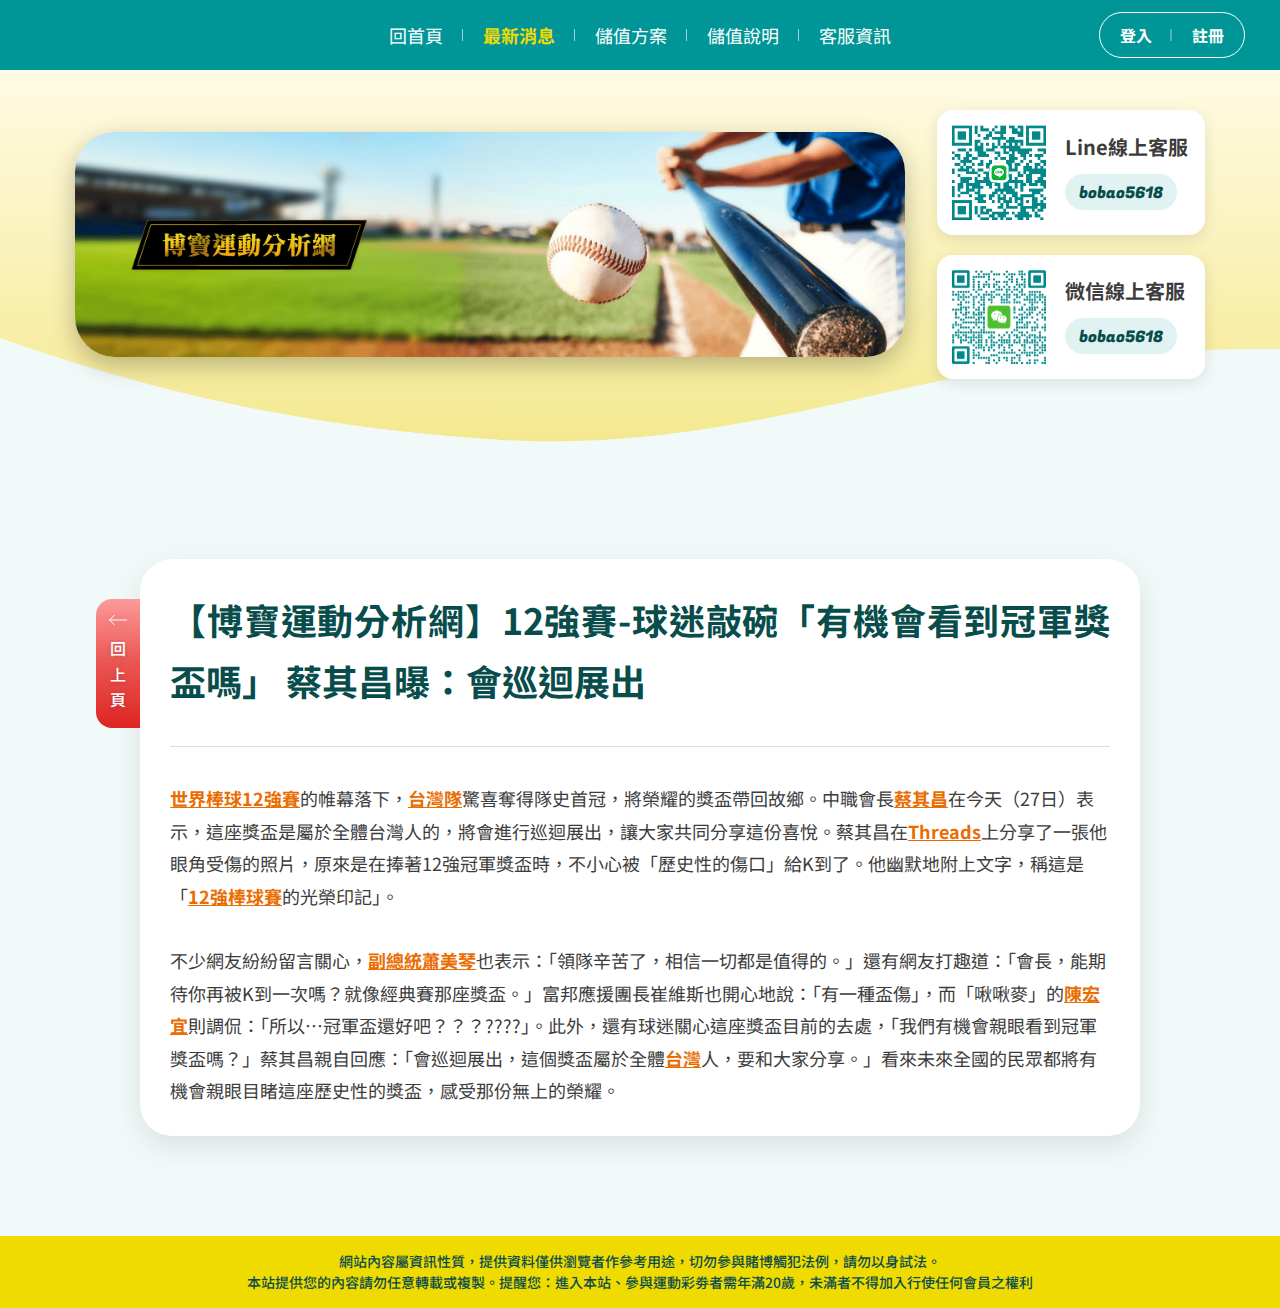
<file: news-detail.html>
<!DOCTYPE html>
<html lang="en">
<head>
    <meta charset="UTF-8">
    <meta name="viewport" content="width=device-width, initial-scale=1.0">
    <title>博寶</title>
    <link rel="preconnect" href="https://fonts.googleapis.com">
    <link rel="preconnect" href="https://fonts.gstatic.com" crossorigin>
    <link href="https://fonts.googleapis.com/css2?family=Fugaz+One&family=Merriweather+Sans:ital,wght@0,300..800;1,300..800&family=Noto+Sans+TC:wght@100..900&display=swap" rel="stylesheet">
    <link rel="stylesheet" href="./public/css/bootstrap/bootstrap.css">
    <link rel="stylesheet" href="./public/css/swiper/swiper-bundle.min.css">
    <link rel="stylesheet" href="./public/css/style.css">
</head>
<body>

    <header class="header">
        <nav class="header_nav">
            <ul>
                <li>
                    <a href="./index.html">
                        回首頁
                    </a>
                </li>
                <li>
                    <a href="./news.html" class="active">
                        最新消息
                    </a>
                </li>
                <li>
                    <a href="./buy.html">
                        儲值方案
                    </a>
                </li>
                <li>
                    <a href="./flow.html">
                        儲值說明
                    </a>
                </li>
                <li>
                    <a href="./contact.html">
                        客服資訊
                    </a>
                </li>
            </ul>
        </nav>
        <nav class="header_member">
            <ul>
                <li><a data-bs-toggle="modal" data-bs-target="#modal-login">登入</a></li>
                <li><a data-bs-toggle="modal" data-bs-target="#modal-signup">註冊</a></li>
            </ul>
        </nav>
        <div class="header_menu d-lg-none">
            <div class="header_menu_bar bar-top"></div>
            <div class="header_menu_bar bar-middle"></div>
            <div class="header_menu_bar bar-bottom"></div>
        </div>
    </header>

    <main>
        <div class="banner banner-inner">
            <img class="banner_mask" src="./public/img/banner-mask.png" alt="">
            <div class="banner-inner_main">
                <img class="d-sm-block d-none" src="./public/img/banner-inner.png" alt="">
                <img class="d-sm-none" src="./public/img/banner-inner-m.png" alt="">
            </div>
            <div class="banner_side">
                <div class="banner_contact">
                    <img class="banner_contact_pic" src="./public/img/line.png" alt="">
                    <div class="banner_contact_text">
                        <h3>Line線上客服</h3>
                        <p>bobao5618</p>
                    </div>
                </div>
                <div class="banner_contact">
                    <img class="banner_contact_pic" src="./public/img/wechat.png" alt="">
                    <div class="banner_contact_text">
                        <h3>微信線上客服</h3>
                        <p>bobao5618</p>
                    </div>
                </div>
            </div>
        </div>

        <div class="mainbar">
            <div class="mainbar_sec detail">
                <button class="btn-back">
                    <svg width="18" height="12" viewBox="0 0 18 12" fill="none" xmlns="http://www.w3.org/2000/svg">
                        <path d="M17.5 6.00012H0.5" stroke="#4DB5BB" stroke-linecap="round" stroke-linejoin="round"/>
                        <path d="M5.35711 10.7223L0.634888 6.00005L5.35711 1.27783" stroke="#4DB5BB" stroke-linecap="round" stroke-linejoin="round"/>
                    </svg>
                    <p>回<br>上<br>頁</p>
                </button>
                <h1>【博寶運動分析網】12強賽-球迷敲碗「有機會看到冠軍獎盃嗎」 蔡其昌曝：會巡迴展出</h1>
                <div class="detail_content">
                    <p>
                        <a href="">世界棒球12強賽</a>的帷幕落下，<a href="">台灣隊</a>驚喜奪得隊史首冠，將榮耀的獎盃帶回故鄉。中職會長<a href="">蔡其昌</a>在今天（27日）表示，這座獎盃是屬於全體台灣人的，將會進行巡迴展出，讓大家共同分享這份喜悅。蔡其昌在<a href="">Threads</a>上分享了一張他眼角受傷的照片，原來是在捧著12強冠軍獎盃時，不小心被「歷史性的傷口」給K到了。他幽默地附上文字，稱這是「<a href="">12強棒球賽</a>的光榮印記」。<br>
                        <br>
                        不少網友紛紛留言關心，<a href="">副總統蕭美琴</a>也表示：「領隊辛苦了，相信一切都是值得的。」還有網友打趣道：「會長，能期待你再被K到一次嗎？就像經典賽那座獎盃。」富邦應援團長崔維斯也開心地說：「有一種盃傷」，而「啾啾麥」的<a href="">陳宏宜</a>則調侃：「所以…冠軍盃還好吧？？？????」。此外，還有球迷關心這座獎盃目前的去處，「我們有機會親眼看到冠軍獎盃嗎？」蔡其昌親自回應：「會巡迴展出，這個獎盃屬於全體<a href="">台灣</a>人，要和大家分享。」看來未來全國的民眾都將有機會親眼目睹這座歷史性的獎盃，感受那份無上的榮耀。
                    </p>
                </div>
            </div>
        </div>

        
    </main>

    <footer class="footer">
        <p>
            網站內容屬資訊性質，提供資料僅供瀏覽者作參考用途，切勿參與賭博觸犯法例，請勿以身試法。<br>
            本站提供您的內容請勿任意轉載或複製。提醒您：進入本站、參與運動彩劵者需年滿20歲，未滿者不得加入行使任何會員之權利
        </p>
    </footer>

    <div class="modal fade modal-member" id="modal-login" tabindex="-1" aria-labelledby="modal-loginLabel" aria-hidden="true">
        <div class="modal-dialog">
            <div class="modal-content">
                <div class="modal-body">
                    <img class="modal-member_x" data-bs-dismiss="modal" src="./public/img/x.svg" alt="">
                    <h2 class="modal-member_title">會員登入</h2>
                    <div>
                        <div class="modal-member_input">
                            <label for="">帳號</label>
                            <input type="text" placeholder="請輸入">
                        </div>
                        <div class="modal-member_input">
                            <label for="">密碼</label>
                            <input type="password" placeholder="請輸入">
                        </div>
                    </div>
                    <button class="btn-common">登入</button>
                </div>
            </div>
        </div>
    </div>

    <div class="modal fade modal-member" id="modal-signup" tabindex="-1" aria-labelledby="modal-signupLabel" aria-hidden="true">
        <div class="modal-dialog">
            <div class="modal-content">
                <div class="modal-body">
                    <img class="modal-member_x" data-bs-dismiss="modal" src="./public/img/x.svg" alt="">
                    <h2 class="modal-member_title">會員註冊</h2>
                    <div>
                        <p class="modal-member_intro">請先閱讀本站相關規定與條約同意後方可完成註冊會員</p>
                        <div class="modal-member_input lg">
                            <label for="">帳號</label>
                            <input type="text" placeholder="請輸入">
                        </div>
                        <div class="modal-member_input lg">
                            <label for="">密碼</label>
                            <input type="password" placeholder="請輸入">
                        </div>
                        <div class="modal-member_input lg">
                            <label for="">確認密碼</label>
                            <input type="password" placeholder="請輸入">
                        </div>
                        <div class="modal-member_input lg">
                            <label for="">暱稱</label>
                            <input type="text" placeholder="請輸入">
                        </div>
                        <div class="modal-member_input lg">
                            <label for="">電子信箱</label>
                            <input type="email" placeholder="請輸入">
                        </div>
                        <div class="modal-member_input lg">
                            <label for="">Line</label>
                            <input type="text" placeholder="請輸入">
                        </div>
                        <div class="modal-member_input lg">
                            <label for="">聯絡手機</label>
                            <input type="text" placeholder="請輸入">
                        </div>
                    </div>
                    <div class="d-flex align-items-center justify-content-between">
                        <div class="d-flex align-items-center gap-2 modal-member_checkbox">
                            <input type="checkbox">
                            <label for="">已閱讀 <a href="./term.html" target="_blank">相關條款</a> 同意註冊</label>
                        </div>
                        <button class="btn-common m-0">註冊</button>
                    </div>
                </div>
            </div>
        </div>
    </div>
    

    <script src="./public/js/jquery/jquery.min.js"></script>
    <script src="./public/js/bootstrap/bootstrap.bundle.min.js"></script>
    <script src="./public/js/swiper/swiper-bundle.min.js"></script>
    <script src="./public/js/common.js"></script>

</body>
</html>
</file>
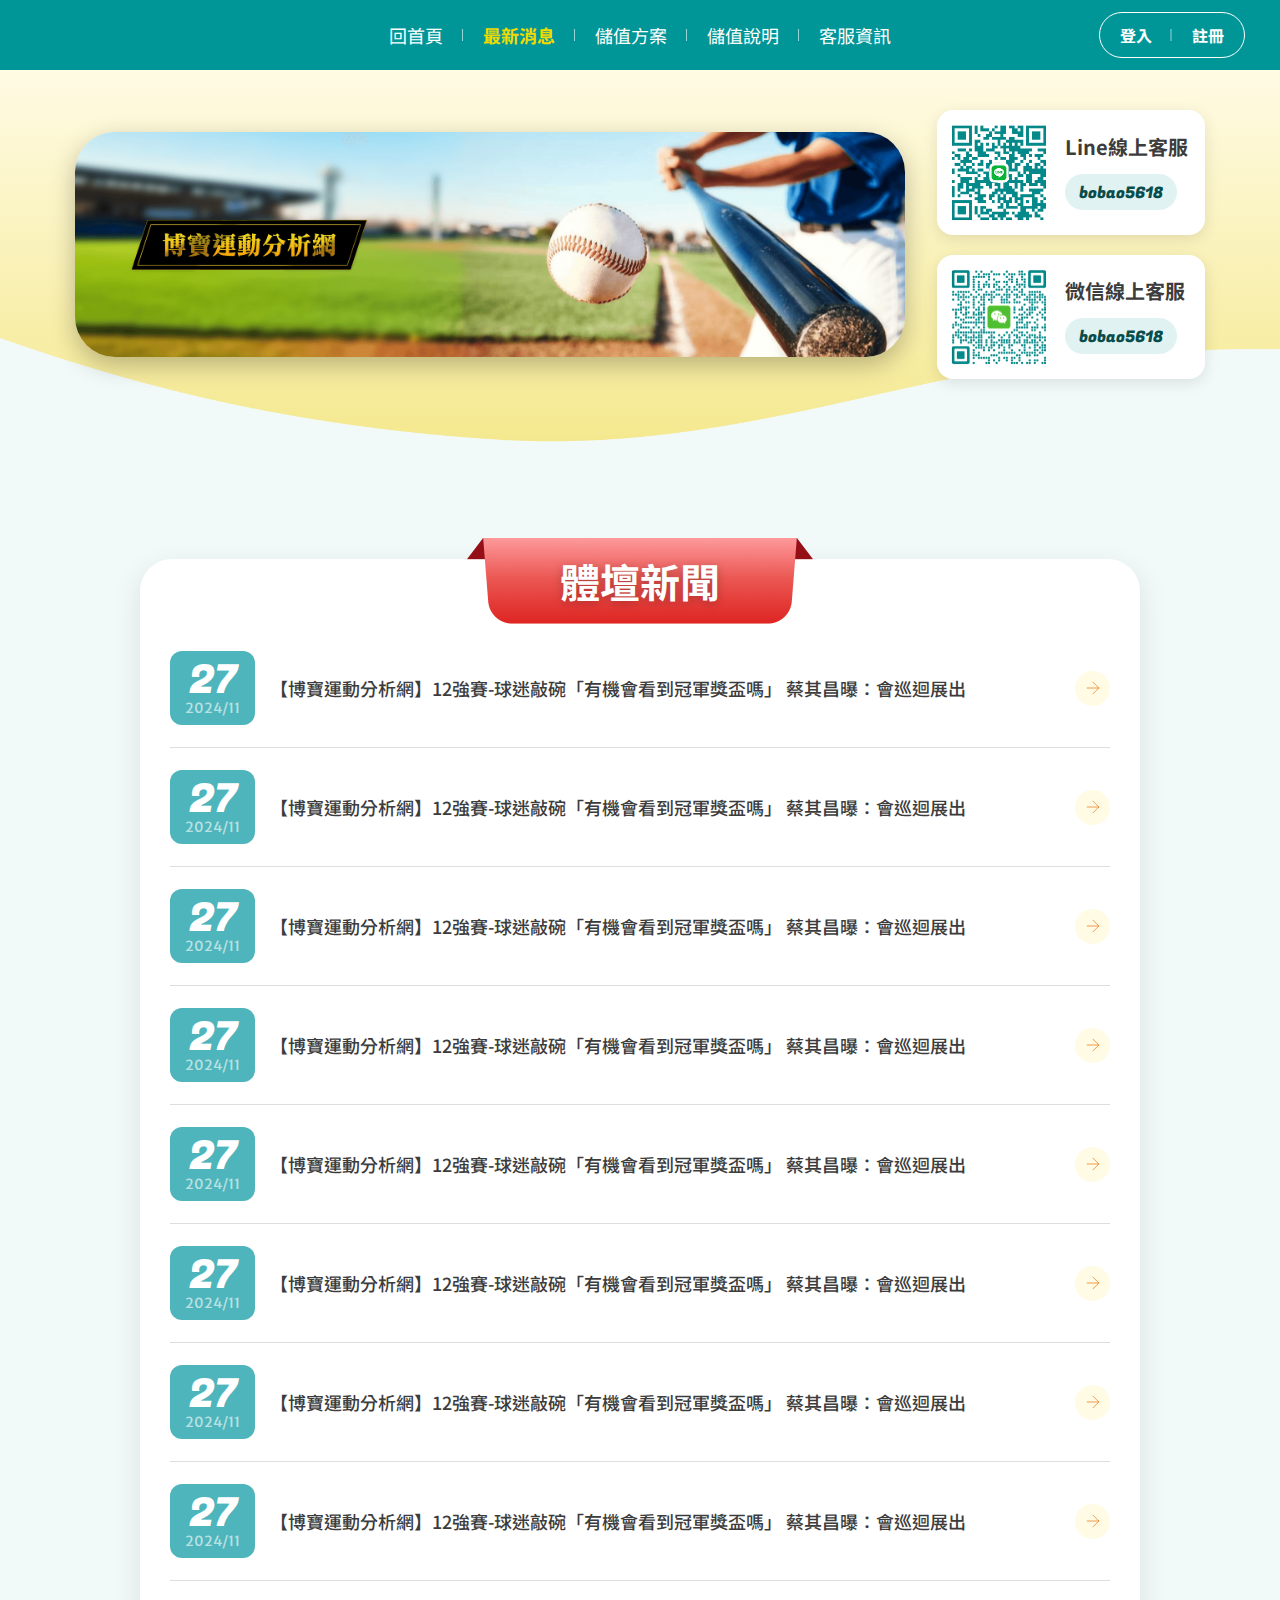
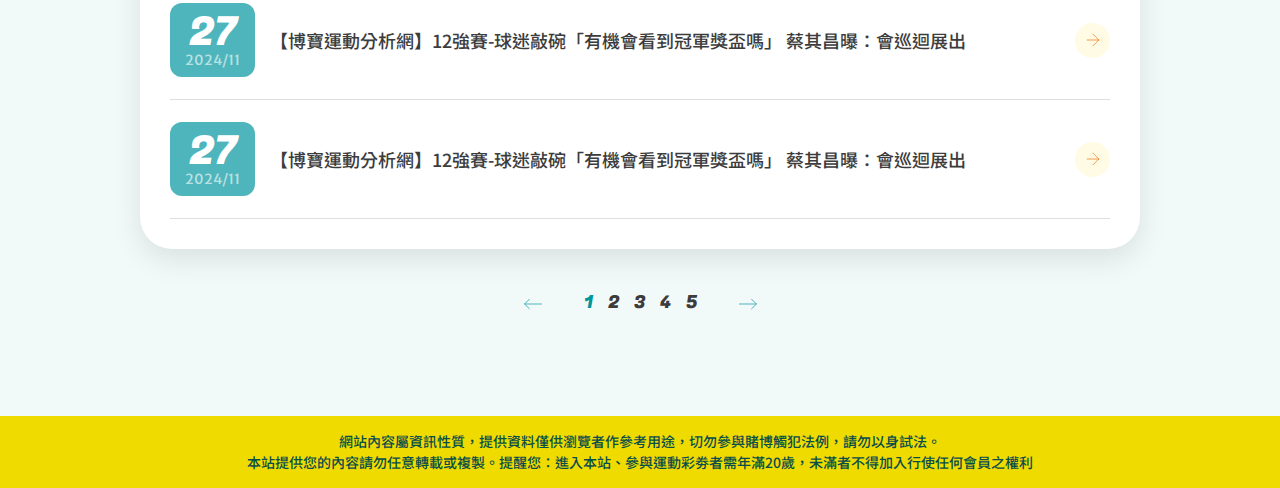
<file: news.html>
<!DOCTYPE html>
<html lang="en">
<head>
    <meta charset="UTF-8">
    <meta name="viewport" content="width=device-width, initial-scale=1.0">
    <title>博寶</title>
    <link rel="preconnect" href="https://fonts.googleapis.com">
    <link rel="preconnect" href="https://fonts.gstatic.com" crossorigin>
    <link href="https://fonts.googleapis.com/css2?family=Fugaz+One&family=Merriweather+Sans:ital,wght@0,300..800;1,300..800&family=Noto+Sans+TC:wght@100..900&display=swap" rel="stylesheet">
    <link rel="stylesheet" href="./public/css/bootstrap/bootstrap.css">
    <link rel="stylesheet" href="./public/css/swiper/swiper-bundle.min.css">
    <link rel="stylesheet" href="./public/css/style.css">
</head>
<body>

    <header class="header">
        <nav class="header_nav">
            <ul>
                <li>
                    <a href="./index.html">
                        回首頁
                    </a>
                </li>
                <li>
                    <a href="./news.html" class="active">
                        最新消息
                    </a>
                </li>
                <li>
                    <a href="./buy.html">
                        儲值方案
                    </a>
                </li>
                <li>
                    <a href="./flow.html">
                        儲值說明
                    </a>
                </li>
                <li>
                    <a href="./contact.html">
                        客服資訊
                    </a>
                </li>
            </ul>
        </nav>
        <nav class="header_member">
            <ul>
                <li><a data-bs-toggle="modal" data-bs-target="#modal-login">登入</a></li>
                <li><a data-bs-toggle="modal" data-bs-target="#modal-signup">註冊</a></li>
            </ul>
        </nav>
        <div class="header_menu d-lg-none">
            <div class="header_menu_bar bar-top"></div>
            <div class="header_menu_bar bar-middle"></div>
            <div class="header_menu_bar bar-bottom"></div>
        </div>
    </header>

    <main>
        <div class="banner banner-inner">
            <img class="banner_mask" src="./public/img/banner-mask.png" alt="">
            <div class="banner-inner_main">
                <img class="d-sm-block d-none" src="./public/img/banner-inner.png" alt="">
                <img class="d-sm-none" src="./public/img/banner-inner-m.png" alt="">
            </div>
            <div class="banner_side">
                <div class="banner_contact">
                    <img class="banner_contact_pic" src="./public/img/line.png" alt="">
                    <div class="banner_contact_text">
                        <h3>Line線上客服</h3>
                        <p>bobao5618</p>
                    </div>
                </div>
                <div class="banner_contact">
                    <img class="banner_contact_pic" src="./public/img/wechat.png" alt="">
                    <div class="banner_contact_text">
                        <h3>微信線上客服</h3>
                        <p>bobao5618</p>
                    </div>
                </div>
            </div>
        </div>

        <div class="mainbar">
            <div class="mainbar_sec news">
                <div class="news_title">
                    <h2>體壇新聞</h2>
                </div>
                <div class="news_content">
                    <a href="./news-detail.html" class="news_item">
                        <div class="news_text">
                            <div class="news_date">
                                <p class="day">27</p>
                                <p class="month">2024/11</p>
                            </div>
                            <h3>【博寶運動分析網】12強賽-球迷敲碗「有機會看到冠軍獎盃嗎」 蔡其昌曝：會巡迴展出</h3>
                        </div>
                        <div class="news_arrow">
                            <svg width="24" height="24" viewBox="0 0 24 24" fill="none" xmlns="http://www.w3.org/2000/svg">
                                <path d="M5 12.0001H19" stroke="white" stroke-opacity="0.8" stroke-linecap="round" stroke-linejoin="round"/>
                                <path d="M12 5.00006L19 12.0001L12 19.0001" stroke="white" stroke-opacity="0.8" stroke-linecap="round" stroke-linejoin="round"/>
                            </svg>
                        </div>
                    </a>
                    <a href="./news-detail.html" class="news_item">
                        <div class="news_text">
                            <div class="news_date">
                                <p class="day">27</p>
                                <p class="month">2024/11</p>
                            </div>
                            <h3>【博寶運動分析網】12強賽-球迷敲碗「有機會看到冠軍獎盃嗎」 蔡其昌曝：會巡迴展出</h3>
                        </div>
                        <div class="news_arrow">
                            <svg width="24" height="24" viewBox="0 0 24 24" fill="none" xmlns="http://www.w3.org/2000/svg">
                                <path d="M5 12.0001H19" stroke="white" stroke-opacity="0.8" stroke-linecap="round" stroke-linejoin="round"/>
                                <path d="M12 5.00006L19 12.0001L12 19.0001" stroke="white" stroke-opacity="0.8" stroke-linecap="round" stroke-linejoin="round"/>
                            </svg>
                        </div>
                    </a>
                    <a href="./news-detail.html" class="news_item">
                        <div class="news_text">
                            <div class="news_date">
                                <p class="day">27</p>
                                <p class="month">2024/11</p>
                            </div>
                            <h3>【博寶運動分析網】12強賽-球迷敲碗「有機會看到冠軍獎盃嗎」 蔡其昌曝：會巡迴展出</h3>
                        </div>
                        <div class="news_arrow">
                            <svg width="24" height="24" viewBox="0 0 24 24" fill="none" xmlns="http://www.w3.org/2000/svg">
                                <path d="M5 12.0001H19" stroke="white" stroke-opacity="0.8" stroke-linecap="round" stroke-linejoin="round"/>
                                <path d="M12 5.00006L19 12.0001L12 19.0001" stroke="white" stroke-opacity="0.8" stroke-linecap="round" stroke-linejoin="round"/>
                            </svg>
                        </div>
                    </a>
                    <a href="./news-detail.html" class="news_item">
                        <div class="news_text">
                            <div class="news_date">
                                <p class="day">27</p>
                                <p class="month">2024/11</p>
                            </div>
                            <h3>【博寶運動分析網】12強賽-球迷敲碗「有機會看到冠軍獎盃嗎」 蔡其昌曝：會巡迴展出</h3>
                        </div>
                        <div class="news_arrow">
                            <svg width="24" height="24" viewBox="0 0 24 24" fill="none" xmlns="http://www.w3.org/2000/svg">
                                <path d="M5 12.0001H19" stroke="white" stroke-opacity="0.8" stroke-linecap="round" stroke-linejoin="round"/>
                                <path d="M12 5.00006L19 12.0001L12 19.0001" stroke="white" stroke-opacity="0.8" stroke-linecap="round" stroke-linejoin="round"/>
                            </svg>
                        </div>
                    </a>
                    <a href="./news-detail.html" class="news_item">
                        <div class="news_text">
                            <div class="news_date">
                                <p class="day">27</p>
                                <p class="month">2024/11</p>
                            </div>
                            <h3>【博寶運動分析網】12強賽-球迷敲碗「有機會看到冠軍獎盃嗎」 蔡其昌曝：會巡迴展出</h3>
                        </div>
                        <div class="news_arrow">
                            <svg width="24" height="24" viewBox="0 0 24 24" fill="none" xmlns="http://www.w3.org/2000/svg">
                                <path d="M5 12.0001H19" stroke="white" stroke-opacity="0.8" stroke-linecap="round" stroke-linejoin="round"/>
                                <path d="M12 5.00006L19 12.0001L12 19.0001" stroke="white" stroke-opacity="0.8" stroke-linecap="round" stroke-linejoin="round"/>
                            </svg>
                        </div>
                    </a>
                    <a href="./news-detail.html" class="news_item">
                        <div class="news_text">
                            <div class="news_date">
                                <p class="day">27</p>
                                <p class="month">2024/11</p>
                            </div>
                            <h3>【博寶運動分析網】12強賽-球迷敲碗「有機會看到冠軍獎盃嗎」 蔡其昌曝：會巡迴展出</h3>
                        </div>
                        <div class="news_arrow">
                            <svg width="24" height="24" viewBox="0 0 24 24" fill="none" xmlns="http://www.w3.org/2000/svg">
                                <path d="M5 12.0001H19" stroke="white" stroke-opacity="0.8" stroke-linecap="round" stroke-linejoin="round"/>
                                <path d="M12 5.00006L19 12.0001L12 19.0001" stroke="white" stroke-opacity="0.8" stroke-linecap="round" stroke-linejoin="round"/>
                            </svg>
                        </div>
                    </a>
                    <a href="./news-detail.html" class="news_item">
                        <div class="news_text">
                            <div class="news_date">
                                <p class="day">27</p>
                                <p class="month">2024/11</p>
                            </div>
                            <h3>【博寶運動分析網】12強賽-球迷敲碗「有機會看到冠軍獎盃嗎」 蔡其昌曝：會巡迴展出</h3>
                        </div>
                        <div class="news_arrow">
                            <svg width="24" height="24" viewBox="0 0 24 24" fill="none" xmlns="http://www.w3.org/2000/svg">
                                <path d="M5 12.0001H19" stroke="white" stroke-opacity="0.8" stroke-linecap="round" stroke-linejoin="round"/>
                                <path d="M12 5.00006L19 12.0001L12 19.0001" stroke="white" stroke-opacity="0.8" stroke-linecap="round" stroke-linejoin="round"/>
                            </svg>
                        </div>
                    </a>
                    <a href="./news-detail.html" class="news_item">
                        <div class="news_text">
                            <div class="news_date">
                                <p class="day">27</p>
                                <p class="month">2024/11</p>
                            </div>
                            <h3>【博寶運動分析網】12強賽-球迷敲碗「有機會看到冠軍獎盃嗎」 蔡其昌曝：會巡迴展出</h3>
                        </div>
                        <div class="news_arrow">
                            <svg width="24" height="24" viewBox="0 0 24 24" fill="none" xmlns="http://www.w3.org/2000/svg">
                                <path d="M5 12.0001H19" stroke="white" stroke-opacity="0.8" stroke-linecap="round" stroke-linejoin="round"/>
                                <path d="M12 5.00006L19 12.0001L12 19.0001" stroke="white" stroke-opacity="0.8" stroke-linecap="round" stroke-linejoin="round"/>
                            </svg>
                        </div>
                    </a>
                    <a href="./news-detail.html" class="news_item">
                        <div class="news_text">
                            <div class="news_date">
                                <p class="day">27</p>
                                <p class="month">2024/11</p>
                            </div>
                            <h3>【博寶運動分析網】12強賽-球迷敲碗「有機會看到冠軍獎盃嗎」 蔡其昌曝：會巡迴展出</h3>
                        </div>
                        <div class="news_arrow">
                            <svg width="24" height="24" viewBox="0 0 24 24" fill="none" xmlns="http://www.w3.org/2000/svg">
                                <path d="M5 12.0001H19" stroke="white" stroke-opacity="0.8" stroke-linecap="round" stroke-linejoin="round"/>
                                <path d="M12 5.00006L19 12.0001L12 19.0001" stroke="white" stroke-opacity="0.8" stroke-linecap="round" stroke-linejoin="round"/>
                            </svg>
                        </div>
                    </a>
                    <a href="./news-detail.html" class="news_item">
                        <div class="news_text">
                            <div class="news_date">
                                <p class="day">27</p>
                                <p class="month">2024/11</p>
                            </div>
                            <h3>【博寶運動分析網】12強賽-球迷敲碗「有機會看到冠軍獎盃嗎」 蔡其昌曝：會巡迴展出</h3>
                        </div>
                        <div class="news_arrow">
                            <svg width="24" height="24" viewBox="0 0 24 24" fill="none" xmlns="http://www.w3.org/2000/svg">
                                <path d="M5 12.0001H19" stroke="white" stroke-opacity="0.8" stroke-linecap="round" stroke-linejoin="round"/>
                                <path d="M12 5.00006L19 12.0001L12 19.0001" stroke="white" stroke-opacity="0.8" stroke-linecap="round" stroke-linejoin="round"/>
                            </svg>
                        </div>
                    </a>
                </div>
            </div>
            <ul class="pagination">
                <li class="pagination_arrow-prev">
                    <a href="" class="pagination_arrow">
                        <svg width="18" height="12" viewBox="0 0 18 12" fill="none" xmlns="http://www.w3.org/2000/svg">
                            <path d="M17.5 6.00012H0.5" stroke="#4DB5BB" stroke-linecap="round" stroke-linejoin="round"/>
                            <path d="M5.35711 10.7223L0.634888 6.00005L5.35711 1.27783" stroke="#4DB5BB" stroke-linecap="round" stroke-linejoin="round"/>
                        </svg>
                    </a>
                </li>
                <li><a href="" class="active"><span>1</span></a></li>
                <li><a href=""><span>2</span></a></li>
                <li><a href=""><span>3</span></a></li>
                <li><a href=""><span>4</span></a></li>
                <li><a href=""><span>5</span></a></li>
                <li class="pagination_arrow-next">
                    <a href="" class="pagination_arrow">
                        <svg width="18" height="12" viewBox="0 0 18 12" fill="none" xmlns="http://www.w3.org/2000/svg">
                            <path d="M0.5 6.00012H17.5" stroke="#4DB5BB" stroke-linecap="round" stroke-linejoin="round"/>
                            <path d="M12.6429 10.7223L17.3651 6.00005L12.6429 1.27783" stroke="#4DB5BB" stroke-linecap="round" stroke-linejoin="round"/>
                        </svg>
                    </a>
                </li>
            </ul>
        </div>

    </main>

    <footer class="footer">
        <p>
            網站內容屬資訊性質，提供資料僅供瀏覽者作參考用途，切勿參與賭博觸犯法例，請勿以身試法。<br>
            本站提供您的內容請勿任意轉載或複製。提醒您：進入本站、參與運動彩劵者需年滿20歲，未滿者不得加入行使任何會員之權利
        </p>
    </footer>

    <div class="modal fade modal-member" id="modal-login" tabindex="-1" aria-labelledby="modal-loginLabel" aria-hidden="true">
        <div class="modal-dialog">
            <div class="modal-content">
                <div class="modal-body">
                    <img class="modal-member_x" data-bs-dismiss="modal" src="./public/img/x.svg" alt="">
                    <h2 class="modal-member_title">會員登入</h2>
                    <div>
                        <div class="modal-member_input">
                            <label for="">帳號</label>
                            <input type="text" placeholder="請輸入">
                        </div>
                        <div class="modal-member_input">
                            <label for="">密碼</label>
                            <input type="password" placeholder="請輸入">
                        </div>
                    </div>
                    <button class="btn-common">登入</button>
                </div>
            </div>
        </div>
    </div>

    <div class="modal fade modal-member" id="modal-signup" tabindex="-1" aria-labelledby="modal-signupLabel" aria-hidden="true">
        <div class="modal-dialog">
            <div class="modal-content">
                <div class="modal-body">
                    <img class="modal-member_x" data-bs-dismiss="modal" src="./public/img/x.svg" alt="">
                    <h2 class="modal-member_title">會員註冊</h2>
                    <div>
                        <p class="modal-member_intro">請先閱讀本站相關規定與條約同意後方可完成註冊會員</p>
                        <div class="modal-member_input lg">
                            <label for="">帳號</label>
                            <input type="text" placeholder="請輸入">
                        </div>
                        <div class="modal-member_input lg">
                            <label for="">密碼</label>
                            <input type="password" placeholder="請輸入">
                        </div>
                        <div class="modal-member_input lg">
                            <label for="">確認密碼</label>
                            <input type="password" placeholder="請輸入">
                        </div>
                        <div class="modal-member_input lg">
                            <label for="">暱稱</label>
                            <input type="text" placeholder="請輸入">
                        </div>
                        <div class="modal-member_input lg">
                            <label for="">電子信箱</label>
                            <input type="email" placeholder="請輸入">
                        </div>
                        <div class="modal-member_input lg">
                            <label for="">Line</label>
                            <input type="text" placeholder="請輸入">
                        </div>
                        <div class="modal-member_input lg">
                            <label for="">聯絡手機</label>
                            <input type="text" placeholder="請輸入">
                        </div>
                    </div>
                    <div class="d-flex align-items-center justify-content-between">
                        <div class="d-flex align-items-center gap-2 modal-member_checkbox">
                            <input type="checkbox">
                            <label for="">已閱讀 <a href="./term.html" target="_blank">相關條款</a> 同意註冊</label>
                        </div>
                        <button class="btn-common m-0">註冊</button>
                    </div>
                </div>
            </div>
        </div>
    </div>
    

    <script src="./public/js/jquery/jquery.min.js"></script>
    <script src="./public/js/bootstrap/bootstrap.bundle.min.js"></script>
    <script src="./public/js/swiper/swiper-bundle.min.js"></script>
    <script src="./public/js/common.js"></script>

</body>
</html>
</file>
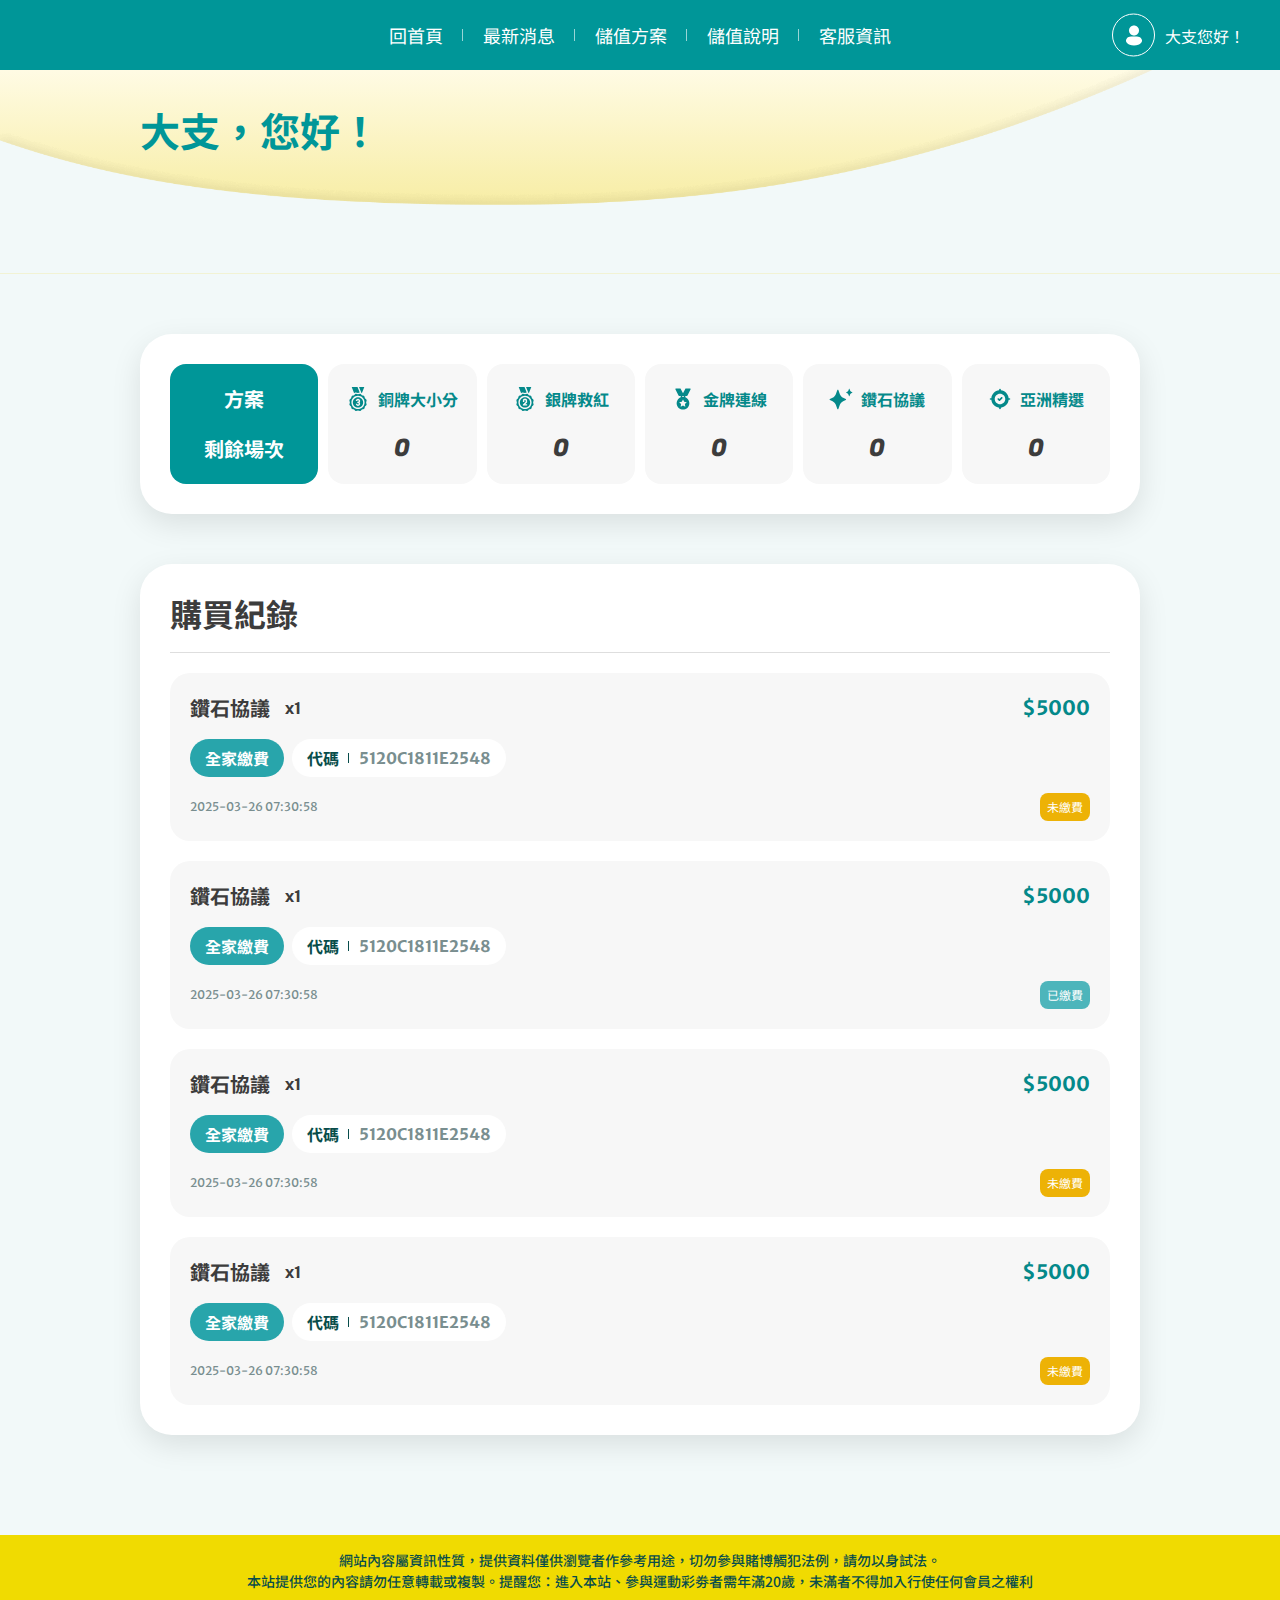
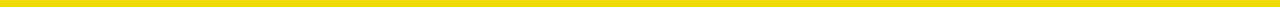
<file: record.html>
<!DOCTYPE html>
<html lang="en">
<head>
    <meta charset="UTF-8">
    <meta name="viewport" content="width=device-width, initial-scale=1.0">
    <title>博寶</title>
    <link rel="preconnect" href="https://fonts.googleapis.com">
    <link rel="preconnect" href="https://fonts.gstatic.com" crossorigin>
    <link href="https://fonts.googleapis.com/css2?family=Fugaz+One&family=Merriweather+Sans:ital,wght@0,300..800;1,300..800&family=Noto+Sans+TC:wght@100..900&display=swap" rel="stylesheet">
    <link rel="stylesheet" href="./public/css/bootstrap/bootstrap.css">
    <link rel="stylesheet" href="./public/css/swiper/swiper-bundle.min.css">
    <link rel="stylesheet" href="./public/css/style.css">
</head>
<body>

    <header class="header">
        <nav class="header_nav">
            <ul>
                <li>
                    <a href="./index.html">
                        回首頁
                    </a>
                </li>
                <li>
                    <a href="./news.html">
                        最新消息
                    </a>
                </li>
                <li>
                    <a href="./buy.html">
                        儲值方案
                    </a>
                </li>
                <li>
                    <a href="./flow.html">
                        儲值說明
                    </a>
                </li>
                <li>
                    <a href="./contact.html">
                        客服資訊
                    </a>
                </li>
            </ul>
        </nav>
        <nav class="header_member login">
            <button>
                <svg width="24" height="24" viewBox="0 0 24 24" fill="none" xmlns="http://www.w3.org/2000/svg">
                    <path fill-rule="evenodd" clip-rule="evenodd" d="M12 2C9.23857 2 7 4.23858 7 7C7 9.76142 9.23857 12 12 12C14.7614 12 17 9.76142 17 7C17 4.23858 14.7614 2 12 2Z" fill="white"/>
                    <path fill-rule="evenodd" clip-rule="evenodd" d="M8.99992 13C7.33717 13 5.73815 13.7585 4.80107 14.9004C4.32547 15.48 3.99113 16.1971 3.96202 16.9919C3.93229 17.8036 4.22528 18.5958 4.8295 19.2871C6.30206 20.9716 8.65319 22 11.9999 22C15.3466 22 17.6978 20.9716 19.1703 19.2871C19.7746 18.5958 20.0675 17.8036 20.0378 16.9919C20.0087 16.1971 19.6744 15.48 19.1988 14.9004C18.2617 13.7585 16.6627 13 14.9999 13H8.99992Z" fill="white"/>
                </svg>
                <ul>
                    <li><a href="./record.html">點數/訂單查詢</a></li>
                    <li><a href="">登出</a></li>
                </ul>
            </button>
            <p class="header_member_name">大支您好！</p>
        </nav>
        <div class="header_menu d-lg-none">
            <div class="header_menu_bar bar-top"></div>
            <div class="header_menu_bar bar-middle"></div>
            <div class="header_menu_bar bar-bottom"></div>
        </div>
    </header>

    <main>
        <div class="banner-member">
            <h1>大支，您好！</h1>
            <img class="banner-member_mask" src="./public/img/member-mask.png" alt="">
        </div>

        <div class="mainbar">
            <div class="mainbar_sec record">
                <div class="row">
                    <div class="col-lg-2 col-6 d-lg-block d-none">
                        <div class="record_item record_title">
                            <p class="record_name">方案</p>
                            <p class="record_remain">剩餘場次</p>
                        </div>
                    </div>
                    <div class="col-lg-2 col-6">
                        <div class="record_item">
                            <div class="record_name">
                                <svg width="24" height="24" viewBox="0 0 24 24" fill="none" xmlns="http://www.w3.org/2000/svg">
                                    <g clip-path="url(#clip0_11_954)">
                                    <path d="M20.5657 13.1038C20.3719 12.3785 19.396 11.9765 19.0286 11.3415C18.6559 10.6972 18.7919 9.65263 18.269 9.12978C17.7462 8.60693 16.7016 8.74294 16.0573 8.3702C15.4222 8.00276 15.0204 7.02694 14.295 6.8331C13.581 6.64225 12.7004 7.28462 11.9999 7.28462C11.2996 7.28462 10.4189 6.64225 9.70494 6.8331C8.97958 7.02699 8.57764 8.00281 7.94255 8.37025C7.29831 8.74299 6.25373 8.60698 5.73088 9.12983C5.20803 9.65268 5.34404 10.6973 4.9713 11.3415C4.60386 11.9766 3.62804 12.3785 3.43419 13.1038C3.24682 13.8049 3.88571 14.6388 3.88571 15.3989C3.88571 16.159 3.24682 16.9929 3.43419 17.6939C3.62808 18.4193 4.60391 18.8212 4.97135 19.4563C5.34408 20.1005 5.20807 21.1451 5.73092 21.668C6.25378 22.1908 7.29836 22.0548 7.94259 22.4275C8.57769 22.795 8.97958 23.7708 9.70494 23.9646C10.4189 24.1555 11.2996 23.5131 11.9999 23.5131C12.7003 23.5131 13.581 24.1555 14.2949 23.9646C15.0203 23.7708 15.4222 22.7949 16.0573 22.4275C16.7016 22.0548 17.7462 22.1908 18.269 21.6679C18.7919 21.1451 18.6559 20.1005 19.0286 19.4562C19.396 18.8211 20.3719 18.4193 20.5657 17.6939C20.7531 16.9929 20.1142 16.159 20.1142 15.3988C20.1142 14.6388 20.7531 13.8049 20.5657 13.1038ZM12 21.9716C8.37579 21.9716 5.42727 19.0231 5.42727 15.3988C5.42727 11.7746 8.37579 8.82613 12 8.82613C15.6242 8.82613 18.5727 11.7746 18.5727 15.3988C18.5727 19.0231 15.6242 21.9716 12 21.9716Z" fill="white"/>
                                    <path d="M9.34196 5.47476C10.3289 5.21099 11.0706 5.85973 11.9995 5.87861C12.5296 5.86797 13.1507 5.47668 13.6892 5.41299L11.5241 0H5.69891L8.16193 6.15752C8.46994 5.87093 8.85093 5.60599 9.34196 5.47476Z" fill="white"/>
                                    <path d="M15.838 6.15752L18.3011 0H13.0383L15.3495 5.77808C15.5314 5.89183 15.6927 6.02226 15.838 6.15752Z" fill="white"/>
                                    <path d="M12 10.2322C9.15109 10.2322 6.83331 12.55 6.83331 15.3989C6.83331 18.2478 9.15109 20.5656 12 20.5656C14.8489 20.5656 17.1667 18.2478 17.1667 15.3989C17.1667 12.55 14.8489 10.2322 12 10.2322ZM14.1705 16.8663C14.1705 18.0631 13.1969 19.0368 12 19.0368C10.8032 19.0368 9.82954 18.0631 9.82954 16.8663H11.2356C11.2356 17.2878 11.5784 17.6307 12 17.6307C12.4215 17.6307 12.7645 17.2878 12.7645 16.8663C12.7645 16.4448 12.4216 16.1019 12 16.1019H11.2694V14.6959H12C12.4215 14.6959 12.7645 14.3529 12.7645 13.9315C12.7645 13.5099 12.4216 13.167 12 13.167C11.5785 13.167 11.2356 13.5099 11.2356 13.9315H9.82954C9.82954 12.7347 10.8032 11.761 12 11.761C13.1969 11.761 14.1705 12.7347 14.1705 13.9315C14.1705 14.4968 13.953 15.0122 13.5976 15.3989C13.953 15.7855 14.1705 16.3009 14.1705 16.8663Z" fill="white"/>
                                    </g>
                                    <defs>
                                    <clipPath id="clip0_11_954">
                                    <rect width="24" height="24" fill="white"/>
                                    </clipPath>
                                    </defs>
                                </svg>
                                <span>銅牌大小分</span>
                            </div>
                            <div class="record_remain">
                                <span class="record_remain_text">剩餘</span>
                                <span class="record_remain_num">0</span>
                                <span class="record_remain_text">場次</span>
                            </div>
                        </div>
                    </div>
                    <div class="col-lg-2 col-6">
                        <div class="record_item">
                            <div class="record_name">
                                <svg width="24" height="24" viewBox="0 0 24 24" fill="none" xmlns="http://www.w3.org/2000/svg">
                                    <g clip-path="url(#clip0_11_946)">
                                    <path d="M20.5657 13.1038C20.3719 12.3785 19.396 11.9765 19.0286 11.3415C18.6559 10.6972 18.7919 9.65263 18.269 9.12978C17.7462 8.60693 16.7016 8.74294 16.0573 8.3702C15.4222 8.00276 15.0204 7.02694 14.295 6.8331C13.581 6.64225 12.7004 7.28462 11.9999 7.28462C11.2996 7.28462 10.4189 6.64225 9.70494 6.8331C8.97958 7.02699 8.57764 8.00281 7.94255 8.37025C7.29831 8.74299 6.25373 8.60698 5.73088 9.12983C5.20803 9.65268 5.34404 10.6973 4.9713 11.3415C4.60386 11.9766 3.62804 12.3785 3.43419 13.1038C3.24682 13.8049 3.88571 14.6388 3.88571 15.3989C3.88571 16.159 3.24682 16.9929 3.43419 17.6939C3.62808 18.4193 4.60391 18.8212 4.97135 19.4563C5.34408 20.1005 5.20807 21.1451 5.73092 21.668C6.25378 22.1908 7.29836 22.0548 7.94259 22.4275C8.57769 22.795 8.97958 23.7708 9.70494 23.9646C10.4189 24.1555 11.2996 23.5131 11.9999 23.5131C12.7003 23.5131 13.581 24.1555 14.2949 23.9646C15.0203 23.7708 15.4222 22.7949 16.0573 22.4275C16.7016 22.0548 17.7462 22.1908 18.269 21.6679C18.7919 21.1451 18.6559 20.1005 19.0286 19.4562C19.396 18.8211 20.3719 18.4193 20.5657 17.6939C20.7531 16.9929 20.1142 16.159 20.1142 15.3988C20.1142 14.6388 20.7531 13.8049 20.5657 13.1038ZM12 21.9716C8.37579 21.9716 5.42727 19.0231 5.42727 15.3988C5.42727 11.7746 8.37579 8.82613 12 8.82613C15.6242 8.82613 18.5727 11.7746 18.5727 15.3988C18.5727 19.0231 15.6242 21.9716 12 21.9716Z" fill="white"/>
                                    <path d="M9.34196 5.47476C10.3289 5.21099 11.0706 5.85973 11.9995 5.87861C12.5296 5.86797 13.1507 5.47668 13.6892 5.41299L11.5241 0H5.69891L8.16193 6.15752C8.46994 5.87093 8.85093 5.60599 9.34196 5.47476Z" fill="white"/>
                                    <path d="M15.838 6.15752L18.3011 0H13.0383L15.3495 5.77808C15.5314 5.89183 15.6927 6.02226 15.838 6.15752Z" fill="white"/>
                                    <path d="M12 10.2322C9.15106 10.2322 6.83328 12.55 6.83328 15.3989C6.83328 18.2478 9.15106 20.5656 12 20.5656C14.8489 20.5656 17.1667 18.2478 17.1667 15.3989C17.1667 12.55 14.8489 10.2322 12 10.2322ZM14.1149 15.3878L12.2296 17.2106H14.1149V18.6166H9.8851V17.5217L12.7088 14.7915V13.6778C12.7088 13.2869 12.3909 12.9689 12 12.9689C11.6091 12.9689 11.2911 13.2869 11.2911 13.6778V15.0896H9.8851V13.6778C9.8851 12.5116 10.8338 11.5629 12 11.5629C13.1661 11.5629 14.1149 12.5116 14.1149 13.6778V15.3878Z" fill="white"/>
                                    </g>
                                    <defs>
                                    <clipPath id="clip0_11_946">
                                    <rect width="24" height="24" fill="white"/>
                                    </clipPath>
                                    </defs>
                                </svg>
                                <span>銀牌救紅</span>
                            </div>
                            <div class="record_remain">
                                <span class="record_remain_text">剩餘</span>
                                <span class="record_remain_num">0</span>
                                <span class="record_remain_text">場次</span>
                            </div>
                        </div>
                    </div>
                    <div class="col-lg-2 col-6">
                        <div class="record_item">
                            <div class="record_name">
                                <svg width="24" height="24" viewBox="0 0 24 24" fill="none" xmlns="http://www.w3.org/2000/svg">
                                    <path d="M16.5 8.48998L19.5 2.58748C19.5658 2.47347 19.6005 2.34414 19.6005 2.21248C19.6005 2.08083 19.5658 1.9515 19.5 1.83748C19.43 1.73109 19.334 1.64428 19.2212 1.58523C19.1083 1.52618 18.9823 1.49685 18.855 1.49998H14.895C14.7565 1.5004 14.6208 1.53917 14.503 1.61198C14.3852 1.68479 14.2898 1.7888 14.2275 1.91248L12 6.29248L9.74999 1.91248C9.68944 1.79213 9.59759 1.69032 9.48409 1.61773C9.37059 1.54514 9.23964 1.50447 9.10499 1.49998H5.14499C5.01555 1.49923 4.88812 1.53199 4.77509 1.59507C4.66207 1.65816 4.56729 1.74942 4.49999 1.85998C4.43416 1.974 4.39951 2.10333 4.39951 2.23498C4.39951 2.36664 4.43416 2.49597 4.49999 2.60998L7.49999 8.51248C7.56334 8.63477 7.65914 8.73725 7.77688 8.80869C7.89462 8.88013 8.02977 8.91777 8.16749 8.91748H9.86249C9.75373 9.24916 9.69805 9.59593 9.69749 9.94498C9.69007 10.0849 9.69007 10.2251 9.69749 10.365C8.32221 10.9033 7.17812 11.905 6.46284 13.1972C5.74757 14.4893 5.50603 15.9906 5.77994 17.4419C6.05385 18.8931 6.82601 20.2032 7.96305 21.1457C9.10009 22.0882 10.5306 22.604 12.0075 22.604C13.4844 22.604 14.9149 22.0882 16.0519 21.1457C17.189 20.2032 17.9611 18.8931 18.235 17.4419C18.5089 15.9906 18.2674 14.4893 17.5521 13.1972C16.8369 11.905 15.6928 10.9033 14.3175 10.365C14.3377 10.2208 14.3503 10.0755 14.355 9.92998C14.3716 9.58168 14.3362 9.23285 14.25 8.89498H15.8925C16.0199 8.88482 16.1425 8.84228 16.2488 8.7714C16.3552 8.70052 16.4416 8.60365 16.5 8.48998ZM15.81 15.24L13.8975 17.1075L14.3475 19.7475L12 18.4875L9.62999 19.7325L10.08 17.0925L8.16749 15.225L10.815 14.8425L12 12.435L13.185 14.8425L15.81 15.24ZM12.8475 9.93748C12.8475 9.93748 12.8475 9.93748 12.8475 9.98998C12.5671 9.94393 12.284 9.91637 12 9.90748C11.7264 9.90827 11.4532 9.92832 11.1825 9.96748C11.179 9.95269 11.179 9.93728 11.1825 9.92248C11.1726 9.55363 11.2861 9.19204 11.505 8.89498H12.555C12.7712 9.19299 12.882 9.5545 12.87 9.92248L12.8475 9.93748Z" fill="white"/>
                                </svg>
                                <span>金牌連線</span>
                            </div>
                            <div class="record_remain">
                                <span class="record_remain_text">剩餘</span>
                                <span class="record_remain_num">0</span>
                                <span class="record_remain_text">場次</span>
                            </div>
                        </div>
                    </div>
                    <div class="col-lg-2 col-6">
                        <div class="record_item">
                            <div class="record_name">
                                <svg width="24" height="24" viewBox="0 0 24 24" fill="none" xmlns="http://www.w3.org/2000/svg">
                                    <path d="M16.7949 12.978L14.117 14.2845C12.6158 15.0126 11.4503 16.2937 10.8662 17.857L9.34806 21.8894C9.29444 22.0333 9.18156 22.1462 9.03766 22.2026C8.76111 22.3042 8.45071 22.166 8.3463 21.8894L6.83098 17.857C6.24403 16.2965 5.08143 15.0239 3.5802 14.2958L0.902276 12.9921C0.795045 12.9385 0.707568 12.851 0.653952 12.7438C0.524141 12.4757 0.637022 12.1569 0.902276 12.0271L3.5802 10.7234C5.08425 9.99531 6.24685 8.71421 6.83098 7.1509L8.34913 3.11851C8.40275 3.00842 8.49303 2.91813 8.60309 2.8645C8.87964 2.72906 9.21261 2.84197 9.35088 3.11851L10.869 7.14246C11.4503 8.70856 12.6158 9.98687 14.117 10.7177L16.7949 12.0186C16.9811 12.1089 17.0968 12.2979 17.0968 12.504C17.094 12.7071 16.9783 12.8905 16.7949 12.978Z" fill="white"/>
                                    <path d="M23.2286 5.71803L22.2398 6.20048C21.7094 6.45768 21.2988 6.90819 21.0911 7.45932L20.532 8.94979C20.5001 9.03127 20.4362 9.09517 20.3547 9.12552C20.1981 9.18464 20.024 9.10637 19.9649 8.94979L19.4042 7.45932C19.1981 6.90819 18.7859 6.45768 18.2556 6.20048L17.2667 5.71803C17.206 5.68926 17.1565 5.63975 17.1277 5.57904C17.0542 5.42729 17.1165 5.24675 17.2667 5.17327L18.2556 4.69082C18.7859 4.43364 19.1981 3.98313 19.4042 3.43039L19.9649 1.9415C19.9953 1.87761 20.0464 1.82808 20.1087 1.79614C20.2652 1.71946 20.4537 1.78495 20.532 1.9415L21.0911 3.43039C21.2988 3.98313 21.7094 4.43364 22.2398 4.69082L23.2286 5.17327C23.2893 5.20203 23.3388 5.25154 23.3692 5.31227C23.4427 5.46243 23.3804 5.64455 23.2286 5.71803Z" fill="white"/>
                                </svg>
                                <span>鑽石協議</span>
                            </div>
                            <div class="record_remain">
                                <span class="record_remain_text">剩餘</span>
                                <span class="record_remain_num">0</span>
                                <span class="record_remain_text">場次</span>
                            </div>
                        </div>
                    </div>
                    <div class="col-lg-2 col-6">
                        <div class="record_item">
                            <div class="record_name">
                                <svg width="28" height="29" viewBox="0 0 28 29" fill="none" xmlns="http://www.w3.org/2000/svg">
                                    <path d="M25.4074 13.4629H24.4607C23.9735 8.4862 20.0029 4.52528 15.037 4.0367V3.09258C15.037 2.51937 14.5727 2.05554 14 2.05554C13.4273 2.05554 12.9629 2.51937 12.9629 3.09258V4.03613C12.962 4.03619 12.961 4.03619 12.96 4.03625C7.99259 4.5237 4.02078 8.48518 3.53334 13.4629H2.59258C2.01988 13.4629 1.55554 13.9268 1.55554 14.5C1.55554 15.0732 2.01988 15.537 2.59258 15.537H3.53334C4.02078 20.5148 7.99259 24.4763 12.96 24.9637C12.961 24.9638 12.962 24.9638 12.9629 24.9638V25.9074C12.9629 26.4806 13.4273 26.9444 14 26.9444C14.5727 26.9444 15.037 26.4806 15.037 25.9074V24.9633C20.0029 24.4747 23.9735 20.5138 24.4607 15.537H25.4074C25.9801 15.537 26.4444 15.0732 26.4444 14.5C26.4444 13.9268 25.9801 13.4629 25.4074 13.4629ZM13.9971 20.8674C10.4919 20.8674 7.62965 18.0156 7.62965 14.5C7.62965 10.9844 10.4919 8.13256 13.9971 8.13256C17.5126 8.13256 20.3645 10.9844 20.3645 14.5C20.3645 18.0156 17.5126 20.8674 13.9971 20.8674Z" fill="white"/>
                                    <path d="M15.3348 12.3845L13.3023 14.417L12.6592 13.7741C12.2549 13.3696 11.6015 13.3696 11.1971 13.7741C10.7926 14.1785 10.7926 14.8319 11.1971 15.2363L12.5763 16.6155C12.7734 16.8229 13.043 16.9163 13.3023 16.9163C13.5718 16.9163 13.8415 16.8229 14.0385 16.6155L16.8074 13.8467C17.2119 13.4422 17.2119 12.7889 16.8074 12.3845C16.403 11.98 15.7393 11.98 15.3348 12.3845Z" fill="white"/>
                                </svg>
                                <span>亞洲精選</span>
                            </div>
                            <div class="record_remain">
                                <span class="record_remain_text">剩餘</span>
                                <span class="record_remain_num">0</span>
                                <span class="record_remain_text">場次</span>
                            </div>
                        </div>
                    </div>
                </div>
            </div>

            <div class="mainbar_sec buy-record">
                <h2>購買紀錄</h2>
                <div>
                    <div class="buy-record_item">
                        <div class="d-flex align-items-center justify-content-between mb-3">
                            <div class="buy-record_title d-flex align-items-center">
                                <h3 class="title-name">鑽石協議</h3><p class="title-num">x1</p>
                            </div>
                            <p class="buy-record_price">$5000</p>
                        </div>
                        <div class="d-sm-flex align-items-center mb-3 gap-2">
                            <p class="buy-record_way">全家繳費</p>
                            <div class="buy-record_detail">
                                <span class="detail-title">代碼</span>
                                <span class="detail-content">5120C1811E2548</span>
                            </div>
                        </div>
                        <div class="d-flex align-items-center justify-content-between">
                            <p class="buy-record_time">2025-03-26 07:30:58</p>
                            <div class="buy-record_status notpay">未繳費</div>
                        </div>
                    </div>
                    <div class="buy-record_item">
                        <div class="d-flex align-items-center justify-content-between mb-3">
                            <div class="buy-record_title d-flex align-items-center">
                                <h3 class="title-name">鑽石協議</h3><p class="title-num">x1</p>
                            </div>
                            <p class="buy-record_price">$5000</p>
                        </div>
                        <div class="d-sm-flex align-items-center mb-3 gap-2">
                            <p class="buy-record_way">全家繳費</p>
                            <div class="buy-record_detail">
                                <span class="detail-title">代碼</span>
                                <span class="detail-content">5120C1811E2548</span>
                            </div>
                        </div>
                        <div class="d-flex align-items-center justify-content-between">
                            <p class="buy-record_time">2025-03-26 07:30:58</p>
                            <div class="buy-record_status paid">已繳費</div>
                        </div>
                    </div>
                    <div class="buy-record_item">
                        <div class="d-flex align-items-center justify-content-between mb-3">
                            <div class="buy-record_title d-flex align-items-center">
                                <h3 class="title-name">鑽石協議</h3><p class="title-num">x1</p>
                            </div>
                            <p class="buy-record_price">$5000</p>
                        </div>
                        <div class="d-sm-flex align-items-center mb-3 gap-2">
                            <p class="buy-record_way">全家繳費</p>
                            <div class="buy-record_detail">
                                <span class="detail-title">代碼</span>
                                <span class="detail-content">5120C1811E2548</span>
                            </div>
                        </div>
                        <div class="d-flex align-items-center justify-content-between">
                            <p class="buy-record_time">2025-03-26 07:30:58</p>
                            <div class="buy-record_status notpay">未繳費</div>
                        </div>
                    </div>
                    <div class="buy-record_item">
                        <div class="d-flex align-items-center justify-content-between mb-3">
                            <div class="buy-record_title d-flex align-items-center">
                                <h3 class="title-name">鑽石協議</h3><p class="title-num">x1</p>
                            </div>
                            <p class="buy-record_price">$5000</p>
                        </div>
                        <div class="d-sm-flex align-items-center mb-3 gap-2">
                            <p class="buy-record_way">全家繳費</p>
                            <div class="buy-record_detail">
                                <span class="detail-title">代碼</span>
                                <span class="detail-content">5120C1811E2548</span>
                            </div>
                        </div>
                        <div class="d-flex align-items-center justify-content-between">
                            <p class="buy-record_time">2025-03-26 07:30:58</p>
                            <div class="buy-record_status notpay">未繳費</div>
                        </div>
                    </div>
                </div>
            </div>
        </div>

    </main>

    <footer class="footer">
        <p>
            網站內容屬資訊性質，提供資料僅供瀏覽者作參考用途，切勿參與賭博觸犯法例，請勿以身試法。<br>
            本站提供您的內容請勿任意轉載或複製。提醒您：進入本站、參與運動彩劵者需年滿20歲，未滿者不得加入行使任何會員之權利
        </p>
    </footer>
    

    <script src="./public/js/jquery/jquery.min.js"></script>
    <script src="./public/js/bootstrap/bootstrap.bundle.min.js"></script>
    <script src="./public/js/swiper/swiper-bundle.min.js"></script>
    <script src="./public/js/common.js"></script>

</body>
</html>
</file>
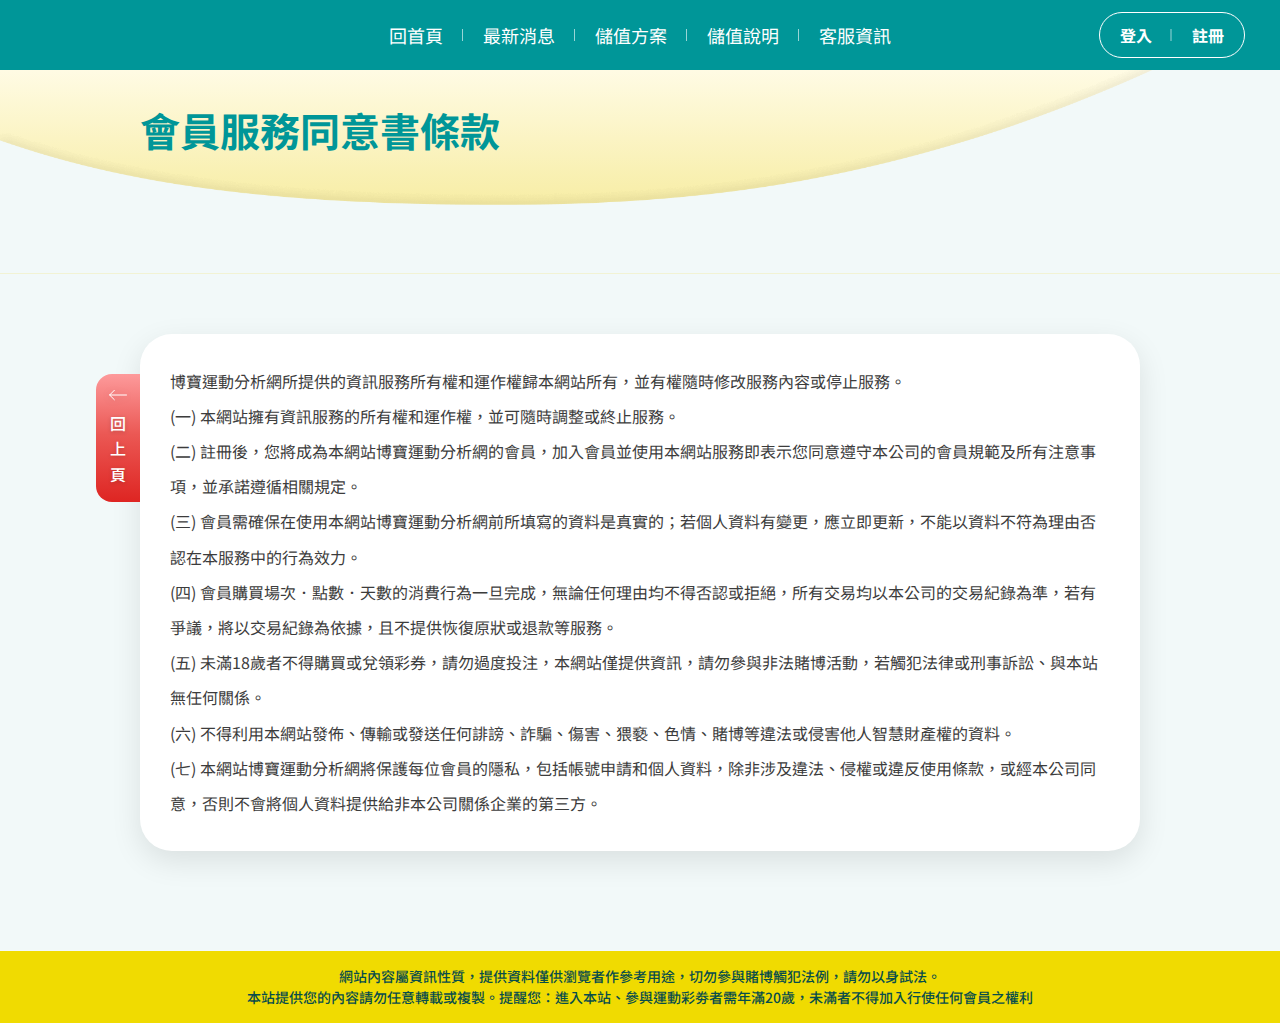
<file: term.html>
<!DOCTYPE html>
<html lang="en">
<head>
    <meta charset="UTF-8">
    <meta name="viewport" content="width=device-width, initial-scale=1.0">
    <title>博寶</title>
    <link rel="preconnect" href="https://fonts.googleapis.com">
    <link rel="preconnect" href="https://fonts.gstatic.com" crossorigin>
    <link href="https://fonts.googleapis.com/css2?family=Fugaz+One&family=Merriweather+Sans:ital,wght@0,300..800;1,300..800&family=Noto+Sans+TC:wght@100..900&display=swap" rel="stylesheet">
    <link rel="stylesheet" href="./public/css/bootstrap/bootstrap.css">
    <link rel="stylesheet" href="./public/css/swiper/swiper-bundle.min.css">
    <link rel="stylesheet" href="./public/css/style.css">
</head>
<body>

    <header class="header">
        <nav class="header_nav">
            <ul>
                <li>
                    <a href="./index.html">
                        回首頁
                    </a>
                </li>
                <li>
                    <a href="./news.html">
                        最新消息
                    </a>
                </li>
                <li>
                    <a href="./buy.html">
                        儲值方案
                    </a>
                </li>
                <li>
                    <a href="./flow.html">
                        儲值說明
                    </a>
                </li>
                <li>
                    <a href="./contact.html">
                        客服資訊
                    </a>
                </li>
            </ul>
        </nav>
        <nav class="header_member">
            <ul>
                <li><a data-bs-toggle="modal" data-bs-target="#modal-login">登入</a></li>
                <li><a data-bs-toggle="modal" data-bs-target="#modal-signup">註冊</a></li>
            </ul>
        </nav>
        <div class="header_menu d-lg-none">
            <div class="header_menu_bar bar-top"></div>
            <div class="header_menu_bar bar-middle"></div>
            <div class="header_menu_bar bar-bottom"></div>
        </div>
    </header>

    <main>
        <div class="banner-member">
            <h1>會員服務同意書條款</h1>
            <img class="banner-member_mask" src="./public/img/member-mask.png" alt="">
        </div>

        <div class="mainbar">
            <div class="mainbar_sec detail term">
                <button class="btn-back">
                    <svg width="18" height="12" viewBox="0 0 18 12" fill="none" xmlns="http://www.w3.org/2000/svg">
                        <path d="M17.5 6.00012H0.5" stroke="#4DB5BB" stroke-linecap="round" stroke-linejoin="round"/>
                        <path d="M5.35711 10.7223L0.634888 6.00005L5.35711 1.27783" stroke="#4DB5BB" stroke-linecap="round" stroke-linejoin="round"/>
                    </svg>
                    <p>回<br>上<br>頁</p>
                </button>
                <div class="detail_content">
                    <p>
                        博寶運動分析網所提供的資訊服務所有權和運作權歸本網站所有，並有權隨時修改服務內容或停止服務。<br>
                        (一) 本網站擁有資訊服務的所有權和運作權，並可隨時調整或終止服務。<br>
                        (二) 註冊後，您將成為本網站博寶運動分析網的會員，加入會員並使用本網站服務即表示您同意遵守本公司的會員規範及所有注意事項，並承諾遵循相關規定。<br>
                        (三) 會員需確保在使用本網站博寶運動分析網前所填寫的資料是真實的；若個人資料有變更，應立即更新，不能以資料不符為理由否認在本服務中的行為效力。<br>
                        (四) 會員購買場次．點數．天數的消費行為一旦完成，無論任何理由均不得否認或拒絕，所有交易均以本公司的交易紀錄為準，若有爭議，將以交易紀錄為依據，且不提供恢復原狀或退款等服務。<br>
                        (五) 未滿18歲者不得購買或兌領彩券，請勿過度投注，本網站僅提供資訊，請勿參與非法賭博活動，若觸犯法律或刑事訴訟、與本站無任何關係。<br>
                        (六) 不得利用本網站發佈、傳輸或發送任何誹謗、詐騙、傷害、猥褻、色情、賭博等違法或侵害他人智慧財產權的資料。<br>
                        (七) 本網站博寶運動分析網將保護每位會員的隱私，包括帳號申請和個人資料，除非涉及違法、侵權或違反使用條款，或經本公司同意，否則不會將個人資料提供給非本公司關係企業的第三方。
                    </p>
                </div>
            </div>
        </div>

    </main>

    <footer class="footer">
        <p>
            網站內容屬資訊性質，提供資料僅供瀏覽者作參考用途，切勿參與賭博觸犯法例，請勿以身試法。<br>
            本站提供您的內容請勿任意轉載或複製。提醒您：進入本站、參與運動彩劵者需年滿20歲，未滿者不得加入行使任何會員之權利
        </p>
    </footer>

    <div class="modal fade modal-member" id="modal-login" tabindex="-1" aria-labelledby="modal-loginLabel" aria-hidden="true">
        <div class="modal-dialog">
            <div class="modal-content">
                <div class="modal-body">
                    <img class="modal-member_x" data-bs-dismiss="modal" src="./public/img/x.svg" alt="">
                    <h2 class="modal-member_title">會員登入</h2>
                    <div>
                        <div class="modal-member_input">
                            <label for="">帳號</label>
                            <input type="text" placeholder="請輸入">
                        </div>
                        <div class="modal-member_input">
                            <label for="">密碼</label>
                            <input type="password" placeholder="請輸入">
                        </div>
                    </div>
                    <button class="btn-common">登入</button>
                </div>
            </div>
        </div>
    </div>

    <div class="modal fade modal-member" id="modal-signup" tabindex="-1" aria-labelledby="modal-signupLabel" aria-hidden="true">
        <div class="modal-dialog">
            <div class="modal-content">
                <div class="modal-body">
                    <img class="modal-member_x" data-bs-dismiss="modal" src="./public/img/x.svg" alt="">
                    <h2 class="modal-member_title">會員註冊</h2>
                    <div>
                        <p class="modal-member_intro">請先閱讀本站相關規定與條約同意後方可完成註冊會員</p>
                        <div class="modal-member_input lg">
                            <label for="">帳號</label>
                            <input type="text" placeholder="請輸入">
                        </div>
                        <div class="modal-member_input lg">
                            <label for="">密碼</label>
                            <input type="password" placeholder="請輸入">
                        </div>
                        <div class="modal-member_input lg">
                            <label for="">確認密碼</label>
                            <input type="password" placeholder="請輸入">
                        </div>
                        <div class="modal-member_input lg">
                            <label for="">暱稱</label>
                            <input type="text" placeholder="請輸入">
                        </div>
                        <div class="modal-member_input lg">
                            <label for="">電子信箱</label>
                            <input type="email" placeholder="請輸入">
                        </div>
                        <div class="modal-member_input lg">
                            <label for="">Line</label>
                            <input type="text" placeholder="請輸入">
                        </div>
                        <div class="modal-member_input lg">
                            <label for="">聯絡手機</label>
                            <input type="text" placeholder="請輸入">
                        </div>
                    </div>
                    <div class="d-flex align-items-center justify-content-between">
                        <div class="d-flex align-items-center gap-2 modal-member_checkbox">
                            <input type="checkbox">
                            <label for="">已閱讀 <a href="./term.html" target="_blank">相關條款</a> 同意註冊</label>
                        </div>
                        <button class="btn-common m-0">註冊</button>
                    </div>
                </div>
            </div>
        </div>
    </div>
    

    <script src="./public/js/jquery/jquery.min.js"></script>
    <script src="./public/js/bootstrap/bootstrap.bundle.min.js"></script>
    <script src="./public/js/swiper/swiper-bundle.min.js"></script>
    <script src="./public/js/common.js"></script>

</body>
</html>
</file>
<file: public/css/style.css>
@import url("https://fonts.googleapis.com/css2?family=Karla:ital,wght@0,200..800;1,200..800&family=Noto+Sans+TC:wght@100..900&display=swap");
body {
  font-family: "noto sans TC", serif;
  background-color: #F2F9F9;
  min-height: 100vh;
  color: #3C3C3C;
}

ul {
  padding: 0;
  margin: 0;
  list-style: none;
}

a {
  text-decoration: none;
  color: #3C3C3C;
  -webkit-transition: 0.3s;
  transition: 0.3s;
}

a:hover {
  color: #3C3C3C;
}

input, button, select {
  background-color: transparent;
  border: 0;
  outline: none;
}

select {
  -webkit-appearance: none;
     -moz-appearance: none;
          appearance: none;
  background-image: url(../img/chevron-down.svg);
  background-size: 20px;
  background-position: calc(100% - 10px) center;
  background-repeat: no-repeat;
}

.container {
  padding-left: 20px;
  padding-right: 20px;
}

.header {
  width: 100%;
  height: 70px;
  position: fixed;
  top: 0;
  left: 0;
  padding: 0 35px;
  display: -webkit-box;
  display: -ms-flexbox;
  display: flex;
  -webkit-box-align: center;
      -ms-flex-align: center;
          align-items: center;
  -webkit-box-pack: center;
      -ms-flex-pack: center;
          justify-content: center;
  background-color: #009698;
  z-index: 100;
}

.header_nav ul {
  display: -webkit-box;
  display: -ms-flexbox;
  display: flex;
  -webkit-box-align: center;
      -ms-flex-align: center;
          align-items: center;
  -webkit-box-pack: center;
      -ms-flex-pack: center;
          justify-content: center;
}

.header_nav ul li {
  padding: 0 20px;
  position: relative;
}

.header_nav ul li::after {
  position: absolute;
  content: "";
  width: 1px;
  height: 12px;
  background-color: rgba(255, 255, 255, 0.6);
  top: 50%;
  right: 0;
  -webkit-transform: translateY(-50%);
          transform: translateY(-50%);
}

.header_nav ul li:last-child::after {
  display: none;
}

.header_nav ul a {
  font-size: 18px;
  color: #fff;
  -webkit-transition: 0.3s;
  transition: 0.3s;
}

.header_nav ul a.active, .header_nav ul a:hover {
  color: #F0DB01;
  font-weight: 700;
}

.header_member {
  padding: 10px 20px;
  border-radius: 100px;
  border: 1px solid #fff;
  position: absolute;
  top: 50%;
  right: 35px;
  -webkit-transform: translateY(-50%);
          transform: translateY(-50%);
}

.header_member > ul {
  display: -webkit-box;
  display: -ms-flexbox;
  display: flex;
  -webkit-box-align: center;
      -ms-flex-align: center;
          align-items: center;
  gap: 40px;
}

.header_member > ul a {
  display: block;
  text-align: center;
  position: relative;
  font-weight: 700;
  color: #fff !important;
  cursor: pointer;
}

.header_member > ul a::after {
  position: absolute;
  content: "";
  width: 1px;
  height: 12px;
  background-color: rgba(255, 255, 255, 0.6);
  top: 50%;
  right: -20px;
  -webkit-transform: translate(-50%, -50%);
          transform: translate(-50%, -50%);
}

.header_member > ul a:hover {
  color: #F0DB01 !important;
}

.header_member > ul li:last-child a::after {
  display: none;
}

.header_member_name {
  color: #fff;
  margin: 0;
}

.header_member.login {
  display: -webkit-box;
  display: -ms-flexbox;
  display: flex;
  -webkit-box-align: center;
      -ms-flex-align: center;
          align-items: center;
  gap: 10px;
  padding: 0;
  border: 0;
  border-radius: 0;
}

.header_member.login button {
  width: 43px;
  height: 43px;
  border-radius: 50%;
  padding: 0;
  display: -webkit-box;
  display: -ms-flexbox;
  display: flex;
  -webkit-box-align: center;
      -ms-flex-align: center;
          align-items: center;
  -webkit-box-pack: center;
      -ms-flex-pack: center;
          justify-content: center;
  border: 1px solid #fff;
  position: relative;
}

.header_member.login button svg {
  width: 24px;
  height: 24px;
}

.header_member.login button ul {
  position: absolute;
  background-color: #fff;
  border-radius: 10px;
  -webkit-box-shadow: 0 4px 15px rgba(0, 0, 0, 0.1);
          box-shadow: 0 4px 15px rgba(0, 0, 0, 0.1);
  top: calc(100% + 9px);
  right: 0;
  padding: 15px;
  -webkit-transform: translateY(-10px);
          transform: translateY(-10px);
  opacity: 0;
  visibility: hidden;
  -webkit-transition: 0.3s;
  transition: 0.3s;
}

.header_member.login button ul li {
  margin-bottom: 14px;
}

.header_member.login button ul li:last-child {
  margin-bottom: 0;
}

.header_member.login button ul li a {
  white-space: nowrap;
  display: block;
  text-align: left;
  -webkit-transition: 0.3s;
  transition: 0.3s;
}

.header_member.login button ul li a:hover {
  color: #009698;
}

.header_member.login button:hover ul {
  opacity: 1;
  visibility: visible;
  -webkit-transform: none;
          transform: none;
}

.header_menu {
  position: relative;
  width: 27px;
  height: 20px;
  margin-left: 20px;
  z-index: 10;
}

.header_menu_bar {
  width: 100%;
  height: 2px;
  position: absolute;
  background: #F0DB01;
  left: 0;
  -webkit-transition: 0.3s;
  transition: 0.3s;
}

.header_menu_bar.bar-top {
  top: 0;
}

.header_menu_bar.bar-middle {
  top: 50%;
  -webkit-transform: translateY(-50%);
          transform: translateY(-50%);
}

.header_menu_bar.bar-bottom {
  bottom: 0;
}

.header_menu.active .header_menu_bar {
  top: 50%;
  left: 50%;
}

.header_menu.active .header_menu_bar.bar-top, .header_menu.active .header_menu_bar.bar-middle {
  -webkit-transform: translate(-50%, -50%) rotate(45deg);
          transform: translate(-50%, -50%) rotate(45deg);
}

.header_menu.active .header_menu_bar.bar-bottom {
  -webkit-transform: translate(-50%, -50%) rotate(-45deg);
          transform: translate(-50%, -50%) rotate(-45deg);
}

@media screen and (max-width: 991px) {
  .header {
    -webkit-box-pack: end;
        -ms-flex-pack: end;
            justify-content: flex-end;
    padding: 15px;
  }
  .header_nav {
    position: fixed;
    width: 100%;
    height: 100vh;
    background: #009698;
    top: 0;
    right: 0;
    z-index: 5;
    display: -webkit-box;
    display: -ms-flexbox;
    display: flex;
    -webkit-box-pack: center;
        -ms-flex-pack: center;
            justify-content: center;
    -webkit-transition: 0.3s;
    transition: 0.3s;
    right: -100vw;
  }
  .header_nav ul {
    background-image: none;
    display: block;
    height: auto;
    width: auto;
    padding-top: 80px;
  }
  .header_nav ul li {
    margin: 20px 0;
  }
  .header_nav ul li::after {
    display: none;
  }
  .header_nav ul a {
    text-align: center;
    display: block;
  }
  .header_nav.active {
    right: 0;
  }
  .header_member {
    position: static;
    -webkit-transform: none;
            transform: none;
  }
  .header_member > ul {
    position: static;
  }
}

main {
  padding-top: 70px;
}

.banner {
  padding: 40px 75px 135px;
  position: relative;
  margin-bottom: 70px;
  background: -webkit-gradient(linear, left top, left bottom, from(#FFFBE4), to(#F3E684));
  background: linear-gradient(to bottom, #FFFBE4 0%, #F3E684 100%);
  display: -webkit-box;
  display: -ms-flexbox;
  display: flex;
  -ms-flex-wrap: wrap;
      flex-wrap: wrap;
  -webkit-box-align: center;
      -ms-flex-align: center;
          align-items: center;
  z-index: 0;
}

.banner_mask {
  position: absolute;
  width: 100%;
  left: 0;
  bottom: 0;
  z-index: -1;
}

.banner_swiper {
  width: calc(100% - 300px);
}

.banner_item {
  position: relative;
  width: 100%;
  padding-bottom: 41%;
  border-radius: 40px;
  -webkit-box-shadow: 0 8px 25px rgba(0, 0, 0, 0.25);
          box-shadow: 0 8px 25px rgba(0, 0, 0, 0.25);
  overflow: hidden;
}

.banner_item > img {
  position: absolute;
  width: 100%;
  height: 100%;
  -o-object-fit: cover;
     object-fit: cover;
  top: 0;
  left: 0;
}

.banner_pagination {
  display: -webkit-box;
  display: -ms-flexbox;
  display: flex;
  -webkit-box-align: center;
      -ms-flex-align: center;
          align-items: center;
  -webkit-box-pack: center;
      -ms-flex-pack: center;
          justify-content: center;
  bottom: 20px;
  left: 0;
  width: 100%;
  z-index: 3;
  position: absolute;
  gap: 5px;
}

.banner_pagination .swiper-pagination-bullet {
  width: 30px;
  height: 5px;
  border-radius: 100px;
  background-color: rgba(255, 255, 255, 0.3);
  opacity: 1;
}

.banner_pagination .swiper-pagination-bullet-active {
  background-color: #fff;
}

.banner_side {
  width: 300px;
  padding-left: 32px;
}

.banner_contact {
  border-radius: 16px;
  background-color: #fff;
  padding: 12px;
  display: -webkit-box;
  display: -ms-flexbox;
  display: flex;
  -webkit-box-align: center;
      -ms-flex-align: center;
          align-items: center;
  margin-bottom: 20px;
  -webkit-box-shadow: 0 4px 15px rgba(0, 0, 0, 0.1);
          box-shadow: 0 4px 15px rgba(0, 0, 0, 0.1);
}

.banner_contact_pic {
  width: 100px;
}

.banner_contact_text {
  width: calc(100% - 100px);
  padding-left: 16px;
}

.banner_contact_text h3 {
  font-size: 20px;
  font-weight: 700;
  margin-bottom: 15px;
}

.banner_contact_text p {
  width: -webkit-fit-content;
  width: -moz-fit-content;
  width: fit-content;
  padding: 7px 14px 5px;
  border-radius: 100px;
  background-color: #E1F2F3;
  font-family: "Fugaz One", sans-serif;
  color: #084D4B;
  margin: 0;
}

.banner_ad {
  border-radius: 10px;
  -webkit-box-shadow: 0 4px 15px rgba(0, 0, 0, 0.1);
          box-shadow: 0 4px 15px rgba(0, 0, 0, 0.1);
  width: 100%;
}

.banner-inner {
  padding-bottom: 110px;
}

.banner-inner_main {
  width: calc(100% - 300px);
  padding-bottom: calc((100% - 300px) * 0.27);
  position: relative;
  -webkit-box-shadow: 0 8px 25px rgba(0, 0, 0, 0.25);
          box-shadow: 0 8px 25px rgba(0, 0, 0, 0.25);
  border-radius: 40px;
  overflow: hidden;
}

.banner-inner_main > img {
  position: absolute;
  width: 100%;
  height: 100%;
  -o-object-fit: cover;
     object-fit: cover;
  top: 0;
  left: 0;
}

.banner-inner .banner_contact:last-child {
  margin: 0;
}

.banner-member {
  padding: 2.78vw 0 9.38vw;
  background: -webkit-gradient(linear, left top, left bottom, from(#FFFBE4), to(#F3E684));
  background: linear-gradient(to bottom, #FFFBE4 0%, #F3E684 100%);
  position: relative;
  margin-bottom: 60px;
}

.banner-member h1 {
  max-width: 1040px;
  padding: 0 20px;
  width: 100%;
  margin: 0 auto;
  font-size: 40px;
  font-weight: 700;
  color: #009698;
}

.banner-member_mask {
  position: absolute;
  width: 100%;
  left: 0;
  bottom: 0;
}

@media screen and (max-width: 1199px) {
  .banner-inner {
    padding-left: 20px;
    padding-right: 20px;
  }
  .banner-inner_main {
    width: 100%;
    padding-bottom: 27%;
    border-radius: 20px;
  }
  .banner-inner .banner_side {
    width: 100%;
    display: -webkit-box;
    display: -ms-flexbox;
    display: flex;
    -webkit-box-align: center;
        -ms-flex-align: center;
            align-items: center;
    -webkit-box-pack: justify;
        -ms-flex-pack: justify;
            justify-content: space-between;
    margin-top: 20px;
    padding: 0;
  }
  .banner-inner .banner_contact {
    width: calc((100% - 20px) / 2);
    margin: 0;
  }
}

@media screen and (max-width: 991px) {
  .banner {
    padding-left: 20px;
    padding-right: 20px;
  }
  .banner_swiper {
    width: 100%;
    margin-bottom: 20px;
  }
  .banner_side {
    width: 100%;
    display: -webkit-box;
    display: -ms-flexbox;
    display: flex;
    -webkit-box-align: center;
        -ms-flex-align: center;
            align-items: center;
    -webkit-box-pack: center;
        -ms-flex-pack: center;
            justify-content: center;
    gap: 20px;
    padding: 0;
  }
  .banner_contact {
    width: calc((100% - 40px) / 3);
    margin: 0;
  }
  .banner_contact_pic {
    width: 70px;
  }
  .banner_contact_text {
    width: calc(100% - 70px);
  }
  .banner_contact_text h3 {
    font-size: 16px;
  }
  .banner_contact_text p {
    font-size: 14px;
  }
  .banner_ad {
    width: calc((100% - 40px) / 3);
  }
}

@media screen and (max-width: 767px) {
  .banner_item {
    padding-bottom: 100%;
    border-radius: 20px;
  }
  .banner_title {
    padding-left: 20px;
    padding-right: 20px;
  }
  .banner_title span {
    font-size: 14px;
  }
  .banner_side {
    display: block;
  }
  .banner_contact {
    width: 100%;
    margin-bottom: 20px;
  }
  .banner_ad {
    width: 100%;
  }
  .banner-member {
    padding: 10vw 0 20vw;
  }
  .banner-member h1 {
    font-size: 36px;
  }
}

@media screen and (max-width: 575px) {
  .banner-inner_main {
    padding-bottom: 60%;
  }
  .banner-inner .banner_side {
    display: block;
  }
  .banner-inner .banner_contact {
    width: 100%;
    margin-bottom: 20px;
  }
}

.title {
  width: -webkit-fit-content;
  width: -moz-fit-content;
  width: fit-content;
  margin: 0 auto;
  padding: 16px 0 26px;
  position: relative;
  color: #fff;
  font-size: 24px;
  font-weight: 700;
  text-shadow: 0 4px 4px rgba(0, 0, 0, 0.25);
  margin-bottom: 20px;
}

.title::before, .title::after {
  position: absolute;
  content: "";
  width: 35px;
  height: 77px;
  background-size: contain;
  background-position: center;
  background-repeat: no-repeat;
  top: 0;
}

.title::before {
  background-image: url(../img/title-left.svg);
  left: -44px;
}

.title::after {
  background-image: url(../img/title-right.svg);
  right: -44px;
}

.mainbar {
  width: 100%;
  max-width: 1040px;
  padding: 0 20px;
  margin: 0 auto 100px;
}

.mainbar_sec {
  padding: 30px;
  background-color: #fff;
  border-radius: 32px;
  -webkit-box-shadow: 0 10px 30px rgba(0, 0, 0, 0.1);
          box-shadow: 0 10px 30px rgba(0, 0, 0, 0.1);
  position: relative;
}

@media screen and (max-width: 575px) {
  .mainbar {
    padding-left: 15px;
    padding-right: 15px;
  }
  .mainbar_sec {
    border-radius: 20px;
    padding: 15px;
  }
}

.analyze-tab {
  border: 0;
  gap: 20px;
  margin-bottom: 40px;
  -webkit-box-pack: center;
      -ms-flex-pack: center;
          justify-content: center;
  overflow-x: auto;
  -ms-flex-wrap: nowrap;
      flex-wrap: nowrap;
}

.analyze-tab .nav-link {
  padding: 15px 30px;
  display: -webkit-box;
  display: -ms-flexbox;
  display: flex;
  -webkit-box-align: center;
      -ms-flex-align: center;
          align-items: center;
  background-color: #FFFBE4;
  border: 2px solid #F0DB01;
  border-radius: 100px;
  margin: 0;
}

.analyze-tab .nav-link span {
  color: #572800;
  font-size: 20px;
  margin-left: 5px;
  -webkit-transition: 0.3s;
  transition: 0.3s;
  white-space: nowrap;
}

.analyze-tab .nav-link.active, .analyze-tab .nav-link:hover {
  background: #28A5AB;
  border-color: #28A5AB;
}

.analyze-tab .nav-link.active .analyze_icon, .analyze-tab .nav-link:hover .analyze_icon {
  width: 24px;
  margin-right: 8px;
}

.analyze-tab .nav-link.active span, .analyze-tab .nav-link:hover span {
  color: #fff;
}

.analyze_icon {
  width: 0;
  overflow: hidden;
  -webkit-transition: 0.3s;
  transition: 0.3s;
}

.analyze_icon svg {
  width: 24px;
  height: 24px;
}

.analyze_table {
  width: 100%;
}

.analyze_table th, .analyze_table td {
  padding: 0 0 10px;
}

.analyze_table th > span, .analyze_table td > span {
  display: -webkit-box;
  display: -ms-flexbox;
  display: flex;
  -webkit-box-align: center;
      -ms-flex-align: center;
          align-items: center;
  -webkit-box-pack: center;
      -ms-flex-pack: center;
          justify-content: center;
  padding: 15px 5px;
  width: 100%;
  height: 70px;
  text-align: center;
}

.analyze_table th > span br, .analyze_table td > span br {
  display: none;
}

.analyze_table th:first-child > span, .analyze_table td:first-child > span {
  border-radius: 16px 0 0 16px;
}

.analyze_table th:last-child > span, .analyze_table td:last-child > span {
  border-radius: 0 16px 16px 0;
}

.analyze_table th > span {
  font-size: 20px;
  font-weight: 700;
  color: #fff;
  background-color: #4DB5BB;
}

.analyze_table td > span {
  font-size: 18px;
  color: #3C3C3C;
  background-color: #F7F7F7;
}

.analyze_table_result {
  width: 37px;
}

@media screen and (max-width: 991px) {
  .analyze {
    background-color: transparent;
    -webkit-box-shadow: none;
            box-shadow: none;
    border-radius: 0;
    padding: 0;
  }
  .analyze-tab {
    gap: 15px;
    margin-bottom: 30px;
    -webkit-box-pack: start;
        -ms-flex-pack: start;
            justify-content: flex-start;
  }
  .analyze-tab .nav-link {
    padding: 10px 15px;
  }
  .analyze-tab .nav-link span {
    font-size: 16px;
  }
  .analyze_table th, .analyze_table td {
    padding: 0;
  }
  .analyze_table th > span, .analyze_table td > span {
    padding: 15px 2px;
    height: 60px;
  }
  .analyze_table th > span br, .analyze_table td > span br {
    display: block;
  }
  .analyze_table th:first-child > span, .analyze_table td:first-child > span {
    border-radius: 12px 0 0 12px;
  }
  .analyze_table th:last-child > span, .analyze_table td:last-child > span {
    border-radius: 0 12px 12px 0;
  }
  .analyze_table th > span {
    font-size: 14px;
  }
  .analyze_table td > span {
    font-size: 12px;
    background-color: transparent;
  }
  .analyze_table_result {
    width: 25px;
  }
}

.footer {
  padding: 15px 10px;
  background-color: #F0DB01;
}

.footer p {
  font-size: 14px;
  font-weight: 500;
  margin: 0;
  color: #084D4B;
  text-align: center;
}

@media screen and (max-width: 575px) {
  .footer p {
    font-size: 12px;
  }
}

.buy_item {
  padding: 25px;
  border-radius: 28px;
  background-color: #F7F7F7;
  display: -webkit-box;
  display: -ms-flexbox;
  display: flex;
  -webkit-box-align: stretch;
      -ms-flex-align: stretch;
          align-items: stretch;
  gap: 20px;
  margin-bottom: 30px;
}

.buy_item:last-child {
  margin-bottom: 0;
}

.buy_pic {
  -webkit-box-shadow: 0 4px 15px rgba(0, 0, 0, 0.1);
          box-shadow: 0 4px 15px rgba(0, 0, 0, 0.1);
  background-color: #fff;
  border-radius: 16px;
  display: -webkit-box;
  display: -ms-flexbox;
  display: flex;
  -webkit-box-orient: vertical;
  -webkit-box-direction: normal;
      -ms-flex-direction: column;
          flex-direction: column;
  -webkit-box-align: center;
      -ms-flex-align: center;
          align-items: center;
  -webkit-box-pack: center;
      -ms-flex-pack: center;
          justify-content: center;
  gap: 16px;
  width: 180px;
}

.buy_pic img {
  width: 80px;
}

.buy_pic h3 {
  text-align: center;
  margin: 0;
  font-size: 28px;
  font-weight: 700;
  color: #084D4B;
}

.buy_text {
  width: calc(100% - 180px - 20px);
  border: 1px solid #4DB5BB;
  border-radius: 16px;
  padding: 20px 25px;
}

.buy_text select {
  width: 100%;
  background-color: #fff;
  border-radius: 12px;
  padding: 12px 15px;
  margin-bottom: 16px;
}

.buy_title {
  display: -webkit-box;
  display: -ms-flexbox;
  display: flex;
  -webkit-box-align: center;
      -ms-flex-align: center;
          align-items: center;
  gap: 16px;
  margin-bottom: 24px;
}

.buy_title h2 {
  font-size: 24px;
  margin: 0;
  font-weight: 700;
}

.buy_title p {
  position: relative;
  margin: 0;
  color: #759091;
}

.buy_title p::before {
  position: absolute;
  content: "";
  width: 1px;
  height: 13px;
  background-color: #759091;
  top: 50%;
  left: -8px;
  -webkit-transform: translateY(-50%);
          transform: translateY(-50%);
}

.buy_pay {
  gap: 20px;
}

.buy_pay_item {
  gap: 8px;
}

.buy_pay_item input {
  width: 16px;
  height: 16px;
  position: relative;
}

.buy_pay_item input::before {
  position: absolute;
  content: "";
  width: 100%;
  height: 100%;
  background-color: #fff;
  border-radius: 50%;
  top: 0;
  left: 0;
}

.buy_pay_item input::after {
  position: absolute;
  content: "";
  width: 10px;
  height: 10px;
  border-radius: 50%;
  background-color: #4DB5BB;
  top: 50%;
  left: 50%;
  -webkit-transform: translate(-50%, -50%);
          transform: translate(-50%, -50%);
  opacity: 0;
}

.buy_pay_item input:checked::after {
  opacity: 1;
}

@media screen and (max-width: 991px) {
  .buy_item {
    padding: 0;
    border-radius: 0;
    background-color: transparent;
    display: block;
  }
  .buy_pic {
    -webkit-box-shadow: none;
            box-shadow: none;
    background-color: transparent;
    border-radius: 0;
    -webkit-box-orient: horizontal;
    -webkit-box-direction: normal;
        -ms-flex-direction: row;
            flex-direction: row;
    -webkit-box-pack: start;
        -ms-flex-pack: start;
            justify-content: flex-start;
    gap: 10px;
    width: 100%;
    margin-bottom: 15px;
  }
  .buy_pic img {
    width: 40px;
  }
  .buy_pic h3 {
    font-size: 20px;
  }
  .buy_text {
    width: 100%;
    padding: 20px;
  }
  .buy_text select {
    background-color: #F7F7F7;
  }
  .buy_title {
    display: block;
    margin-bottom: 15px;
  }
  .buy_title h2 {
    margin-bottom: 10px;
  }
  .buy_title p::before {
    display: none;
  }
  .buy_pay_item input::before {
    border: 1px solid #81CBCF;
  }
}

@media screen and (max-width: 575px) {
  .buy_pay_item {
    margin-bottom: 5px;
  }
  .buy_pay_item:last-child {
    margin-bottom: 0;
  }
}

.flow_store {
  margin-bottom: 60px;
}

.flow_title img {
  height: 40px;
}

@media screen and (max-width: 575px) {
  .flow_title {
    display: block;
  }
  .flow_title img {
    height: 30px;
  }
  .flow_title h2 {
    margin-left: 0;
    margin-top: 10px;
  }
}

.contact {
  padding-top: 50px;
  padding-bottom: 50px;
}

.contact_qrcode {
  display: -webkit-box;
  display: -ms-flexbox;
  display: flex;
  -webkit-box-pack: center;
      -ms-flex-pack: center;
          justify-content: center;
  gap: 50px;
}

.contact_qrcode_item {
  padding: 32px 16px;
  border-radius: 16px;
  background-color: #F2F9F9;
  width: 250px;
}

.contact_qrcode_item > img {
  width: 150px;
  display: block;
  margin: 0 auto 16px;
}

.contact_qrcode_item > h3 {
  color: #084D4B;
  font-family: "Fugaz One", sans-serif;
  font-size: 14px;
  width: -webkit-fit-content;
  width: -moz-fit-content;
  width: fit-content;
  margin: 0 auto 10px;
  padding: 6px 15px;
  border-radius: 100px;
  background-color: #fff;
}

.contact_qrcode_item > h2 {
  font-size: 20px;
  font-weight: 500;
  margin: 0;
  text-align: center;
}

@media screen and (max-width: 575px) {
  .contact_qrcode {
    display: block;
  }
  .contact_qrcode_item {
    margin-bottom: 60px;
    margin: 0 auto 60px;
  }
  .contact_qrcode_item > img {
    margin-bottom: 10px;
  }
}

.news {
  position: relative;
  padding-top: 70px;
}

.news_title {
  width: 346px;
  height: 86px;
  background-image: url(../img/title.png);
  background-size: contain;
  background-position: center;
  background-repeat: no-repeat;
  display: -webkit-box;
  display: -ms-flexbox;
  display: flex;
  -webkit-box-align: center;
      -ms-flex-align: center;
          align-items: center;
  -webkit-box-pack: center;
      -ms-flex-pack: center;
          justify-content: center;
  position: absolute;
  top: -21px;
  left: 50%;
  -webkit-transform: translateX(-50%);
          transform: translateX(-50%);
}

.news_title h2 {
  color: #fff;
  font-weight: 700;
  margin: 0;
  font-size: 40px;
  text-shadow: 0 2px 10px rgba(0, 0, 0, 0.25);
}

.news_item {
  display: -webkit-box;
  display: -ms-flexbox;
  display: flex;
  -webkit-box-align: center;
      -ms-flex-align: center;
          align-items: center;
  padding: 22px 0;
  border-bottom: 1px solid #DEDEDE;
  -webkit-transition: 0.3s;
  transition: 0.3s;
}

.news_item h3 {
  width: calc(100% - 85px);
  padding-left: 15px;
  margin: 0;
  font-weight: 500;
  font-size: 18px;
  line-height: 1.6;
  -webkit-transition: 0.3s;
  transition: 0.3s;
}

.news_item:hover {
  background-color: #E1F2F3;
  padding-left: 20px;
  padding-right: 20px;
  border-radius: 20px;
  border: 0;
}

.news_item:hover h3 {
  color: #084D4B;
}

.news_item:hover .news_date {
  background-color: #fff;
}

.news_item:hover .news_date p {
  color: #009698;
}

.news_item:hover .news_arrow {
  background-color: #fff;
}

.news_item:hover .news_arrow svg path {
  stroke: #037979;
}

.news_arrow {
  display: -webkit-box;
  display: -ms-flexbox;
  display: flex;
  -webkit-box-align: center;
      -ms-flex-align: center;
          align-items: center;
  -webkit-box-pack: center;
      -ms-flex-pack: center;
          justify-content: center;
  border-radius: 50%;
  width: 35px;
  height: 35px;
  background-color: #FFFBE4;
  -webkit-transition: 0.3s;
  transition: 0.3s;
}

.news_arrow svg {
  width: 20px;
  height: 20px;
}

.news_arrow svg path {
  stroke: #E96D01;
  -webkit-transition: 0.3s;
  transition: 0.3s;
}

.news_text {
  width: calc(100% - 35px);
  padding-right: 20px;
  display: -webkit-box;
  display: -ms-flexbox;
  display: flex;
  -webkit-box-align: center;
      -ms-flex-align: center;
          align-items: center;
}

.news_date {
  background-color: #4DB5BB;
  border-radius: 12px;
  color: #fff;
  text-align: center;
  width: 85px;
  padding: 10px 0;
}

.news_date p {
  margin: 0;
  line-height: 1;
}

.news_date p.day {
  font-family: "Fugaz One", sans-serif;
  font-size: 40px;
}

.news_date p.month {
  font-family: "Merriweather Sans", sans-serif;
  font-size: 14px;
  opacity: 0.6;
}

@media screen and (max-width: 767px) {
  .news_title {
    width: 220px;
    height: 55px;
    top: -13px;
  }
  .news_title h2 {
    color: #fff;
    font-weight: 700;
    margin: 0;
    font-size: 24px;
    text-shadow: 0 2px 10px rgba(0, 0, 0, 0.25);
  }
  .news_arrow {
    display: none;
  }
  .news_item {
    padding: 15px 0;
  }
  .news_item h3 {
    width: calc(100% - 65px);
    font-size: 16px;
  }
  .news_text {
    width: 100%;
  }
  .news_date {
    border-radius: 10px;
    width: 65px;
  }
  .news_date p.day {
    font-size: 32px;
  }
  .news_date p.month {
    font-size: 12px;
  }
}

.record {
  padding: 30px;
  margin-bottom: 50px;
}

.record .row {
  margin-left: -5px;
  margin-right: -5px;
}

.record .row > div {
  padding-left: 5px;
  padding-right: 5px;
}

.record_item {
  border-radius: 16px;
  background-color: #F7F7F7;
  padding: 10px 5px;
}

.record_item.record_title {
  background-color: #009698;
}

.record_item.record_title p {
  color: #fff;
  text-align: center;
  font-size: 20px;
  font-weight: 700;
  margin: 0;
}

.record_name {
  height: 50px;
  display: -webkit-box;
  display: -ms-flexbox;
  display: flex;
  -webkit-box-align: center;
      -ms-flex-align: center;
          align-items: center;
  -webkit-box-pack: center;
      -ms-flex-pack: center;
          justify-content: center;
  gap: 8px;
}

.record_name span {
  color: #04898A;
  line-height: 1;
  font-weight: 700;
}

.record_name svg {
  width: 24px;
  height: 24px;
}

.record_name svg path {
  fill: #04898A;
}

.record_remain {
  display: -webkit-box;
  display: -ms-flexbox;
  display: flex;
  -webkit-box-align: center;
      -ms-flex-align: center;
          align-items: center;
  -webkit-box-pack: center;
      -ms-flex-pack: center;
          justify-content: center;
  height: 50px;
}

.record_remain_text {
  font-size: 12px;
  display: none;
}

.record_remain_num {
  font-family: "Fugaz One", sans-serif;
  margin: 0 10px;
  font-size: 24px;
}

@media screen and (max-width: 991px) {
  .record_item {
    margin-bottom: 10px;
  }
  .record_remain_text {
    display: block;
  }
}

@media screen and (max-width: 575px) {
  .record {
    padding: 20px;
  }
}

.modal-member .modal-dialog {
  margin-top: 100px;
}

.modal-member .modal-content {
  border-radius: 20px;
  background: #fff;
  padding: 30px;
}

.modal-member .modal-body {
  position: static;
}

.modal-member_title {
  text-align: center;
  font-size: 24px;
  margin-bottom: 25px;
  padding-bottom: 15px;
  border-bottom: 1px solid #DEDEDE;
  font-weight: 700;
}

.modal-member_x {
  width: 24px;
  position: absolute;
  top: 18px;
  right: 18px;
  cursor: pointer;
}

.modal-member_checkbox {
  display: -webkit-box;
  display: -ms-flexbox;
  display: flex;
  -webkit-box-align: center;
      -ms-flex-align: center;
          align-items: center;
}

.modal-member_checkbox input {
  width: 16px;
  height: 16px;
}

.modal-member_checkbox label a {
  color: #E96D01;
  font-weight: 700;
  text-decoration: underline;
}

.modal-member_intro {
  margin-bottom: 25px;
  text-align: center;
}

.modal-member_input {
  display: -webkit-box;
  display: -ms-flexbox;
  display: flex;
  -webkit-box-align: center;
      -ms-flex-align: center;
          align-items: center;
  -webkit-box-pack: justify;
      -ms-flex-pack: justify;
          justify-content: space-between;
  margin-bottom: 15px;
  padding: 12px 15px;
  background-color: #F7F7F7;
  border-radius: 12px;
}

.modal-member_input label {
  display: block;
  width: 45px;
  font-weight: 700;
  color: #084D4B;
  position: relative;
}

.modal-member_input label::after {
  position: absolute;
  content: "";
  width: 1px;
  height: 15px;
  background-color: #DBDBDB;
  top: 50%;
  right: 0;
  -webkit-transform: translateY(-50%);
          transform: translateY(-50%);
}

.modal-member_input input, .modal-member_input select {
  width: calc(100% - 45px);
  padding: 0 10px;
}

.modal-member_input input::-webkit-input-placeholder, .modal-member_input select::-webkit-input-placeholder {
  color: rgba(255, 255, 255, 0.3);
}

.modal-member_input input:-ms-input-placeholder, .modal-member_input select:-ms-input-placeholder {
  color: rgba(255, 255, 255, 0.3);
}

.modal-member_input input::-ms-input-placeholder, .modal-member_input select::-ms-input-placeholder {
  color: rgba(255, 255, 255, 0.3);
}

.modal-member_input input::placeholder, .modal-member_input select::placeholder {
  color: rgba(255, 255, 255, 0.3);
}

.modal-member_input.lg label {
  width: 90px;
  text-align: center;
}

.modal-member_input.lg input, .modal-member_input.lg select {
  width: calc(100% - 90px);
}

.modal-member .btn-common {
  margin: 25px auto 0;
  display: block;
  width: -webkit-fit-content;
  width: -moz-fit-content;
  width: fit-content;
}

@media screen and (max-width: 575px) {
  .modal-member .modal-body {
    padding: 0;
  }
}

.pagination {
  display: -webkit-box;
  display: -ms-flexbox;
  display: flex;
  -webkit-box-align: center;
      -ms-flex-align: center;
          align-items: center;
  width: -webkit-fit-content;
  width: -moz-fit-content;
  width: fit-content;
  margin: 40px auto 0;
  gap: 15px;
}

.pagination a {
  font-family: "Fugaz One", sans-serif;
  -webkit-transition: 0.3s;
  transition: 0.3s;
  font-size: 18px;
}

.pagination a span {
  color: #3C3C3C;
}

.pagination a.active span, .pagination a:hover span {
  color: #009698;
}

.pagination_arrow {
  border: 0 !important;
}

.pagination_arrow svg {
  width: 18px;
  height: 12px;
}

.pagination_arrow svg path {
  stroke: #4DB5BB;
  -webkit-transition: 0.3s;
  transition: 0.3s;
}

.pagination_arrow:hover svg path {
  stroke: #084D4B;
}

.pagination_arrow-prev {
  margin-right: 27px;
}

.pagination_arrow-next {
  padding-left: 27px;
}

@media screen and (max-width: 575px) {
  .pagination {
    gap: 10px;
  }
}

.btn-common {
  padding: 10px 30px;
  border-radius: 100px;
  background-color: #4DB5BB;
  font-weight: 500;
  color: #fff;
  display: block;
  width: -webkit-fit-content;
  width: -moz-fit-content;
  width: fit-content;
  -webkit-transition: 0.3s;
  transition: 0.3s;
}

.btn-common:hover {
  background-color: #EDB206;
}

.btn-back {
  position: absolute;
  padding: 15px 13px;
  background: -webkit-gradient(linear, left top, left bottom, from(#FD9A9B), color-stop(47%, #EB5854), to(#DE2522));
  background: linear-gradient(to bottom, #FD9A9B 0%, #EB5854 47%, #DE2522 100%);
  border-radius: 16px 0 0 16px;
  top: 40px;
  right: 100%;
  -webkit-transition: 0.3s;
  transition: 0.3s;
}

.btn-back svg {
  display: block;
  width: 18px;
  height: 12px;
  -webkit-filter: drop-shadow(0 1px 4px rgba(0, 0, 0, 0.15));
          filter: drop-shadow(0 1px 4px rgba(0, 0, 0, 0.15));
  margin: 0 auto 10px;
}

.btn-back svg path {
  stroke: #fff;
}

.btn-back p {
  color: #fff;
  font-weight: 500;
  line-height: 1.6;
  text-shadow: 0 1px 4px rgba(0, 0, 0, 0.2);
  color: #fff;
  margin: 0;
}

.btn-back:hover {
  padding-right: 20px;
}

@media screen and (max-width: 1199px) {
  .btn-back {
    display: -webkit-box;
    display: -ms-flexbox;
    display: flex;
    -webkit-box-align: center;
        -ms-flex-align: center;
            align-items: center;
    border-radius: 16px 16px 0 0;
    left: 30px;
    right: inherit;
    top: inherit;
    bottom: 100%;
    gap: 14px;
    padding: 10px 15px;
  }
  .btn-back svg {
    margin: 0;
  }
  .btn-back p {
    line-height: 1.5;
    white-space: nowrap;
  }
  .btn-back p br {
    display: none;
  }
}

.buy-record h2 {
  padding-bottom: 20px;
  margin-bottom: 20px;
  font-size: 32px;
  font-weight: 700;
  border-bottom: 1px solid #DEDEDE;
}

.buy-record_item {
  background-color: #F7F7F7;
  border-radius: 20px;
  padding: 20px;
  margin-bottom: 20px;
}

.buy-record_item:last-child {
  margin-bottom: 0;
}

.buy-record_title {
  gap: 15px;
}

.buy-record_title .title-name {
  font-size: 20px;
  font-weight: 700;
  margin: 0;
}

.buy-record_title .title-num {
  font-weight: 700;
  font-family: "Merriweather Sans", sans-serif;
  margin: 0;
}

.buy-record_price {
  font-family: "Merriweather Sans", sans-serif;
  font-size: 20px;
  font-weight: 700;
  color: #04898A;
  margin: 0;
}

.buy-record_way {
  border-radius: 100px;
  background-color: #28A5AB;
  color: #fff;
  padding: 7px 15px;
  font-weight: 700;
  margin: 0;
  width: -webkit-fit-content;
  width: -moz-fit-content;
  width: fit-content;
}

.buy-record_detail {
  display: -webkit-box;
  display: -ms-flexbox;
  display: flex;
  -webkit-box-align: center;
      -ms-flex-align: center;
          align-items: center;
  background-color: #fff;
  border-radius: 100px;
  padding: 7px 15px;
  width: -webkit-fit-content;
  width: -moz-fit-content;
  width: fit-content;
}

.buy-record_detail .detail-title {
  font-weight: 700;
  color: #084D4B;
  padding-right: 10px;
  margin-right: 10px;
  position: relative;
}

.buy-record_detail .detail-title::after {
  position: absolute;
  content: "";
  width: 1px;
  height: 10px;
  background-color: #084D4B;
  top: 50%;
  right: 0;
  -webkit-transform: translateY(-50%);
          transform: translateY(-50%);
}

.buy-record_detail .detail-content {
  color: #798E8F;
  font-weight: 700;
  font-family: "Merriweather Sans", sans-serif;
}

.buy-record_time {
  font-size: 12px;
  color: #798E8F;
  font-family: "Merriweather Sans", sans-serif;
  margin: 0;
}

.buy-record_status {
  padding: 5px 7px;
  border-radius: 8px;
  color: #fff;
  font-size: 12px;
}

.buy-record_status.notpay {
  background-color: #EDB206;
}

.buy-record_status.paid {
  background-color: #4DB5BB;
}

@media screen and (max-width: 575px) {
  .buy-record h2 {
    font-size: 28px;
  }
  .buy-record_detail {
    margin-top: 10px;
  }
  .buy-record_item {
    padding: 15px;
  }
}

.detail {
  position: relative;
}

.detail h1 {
  font-size: 36px;
  font-weight: 700;
  margin: 0;
  color: #084D4B;
  padding-bottom: 35px;
  border-bottom: 1px solid #DEDEDE;
  line-height: 1.7;
  text-align: justify;
  margin-bottom: 35px;
}

.detail_content p {
  font-size: 18px;
  margin: 0;
  line-height: 1.8;
}

.detail_content a {
  color: #E96D01;
  font-weight: 700;
  text-decoration: underline;
  -webkit-transition: 0.3s;
  transition: 0.3s;
}

.detail_content a:hover {
  color: #009698;
}

@media screen and (max-width: 575px) {
  .detail h1 {
    font-size: 20px;
    padding-bottom: 20px;
    margin-bottom: 20px;
  }
}

.term .detail_content p {
  line-height: 2.2;
  font-size: 16px;
}
/*# sourceMappingURL=style.css.map */
</file>
